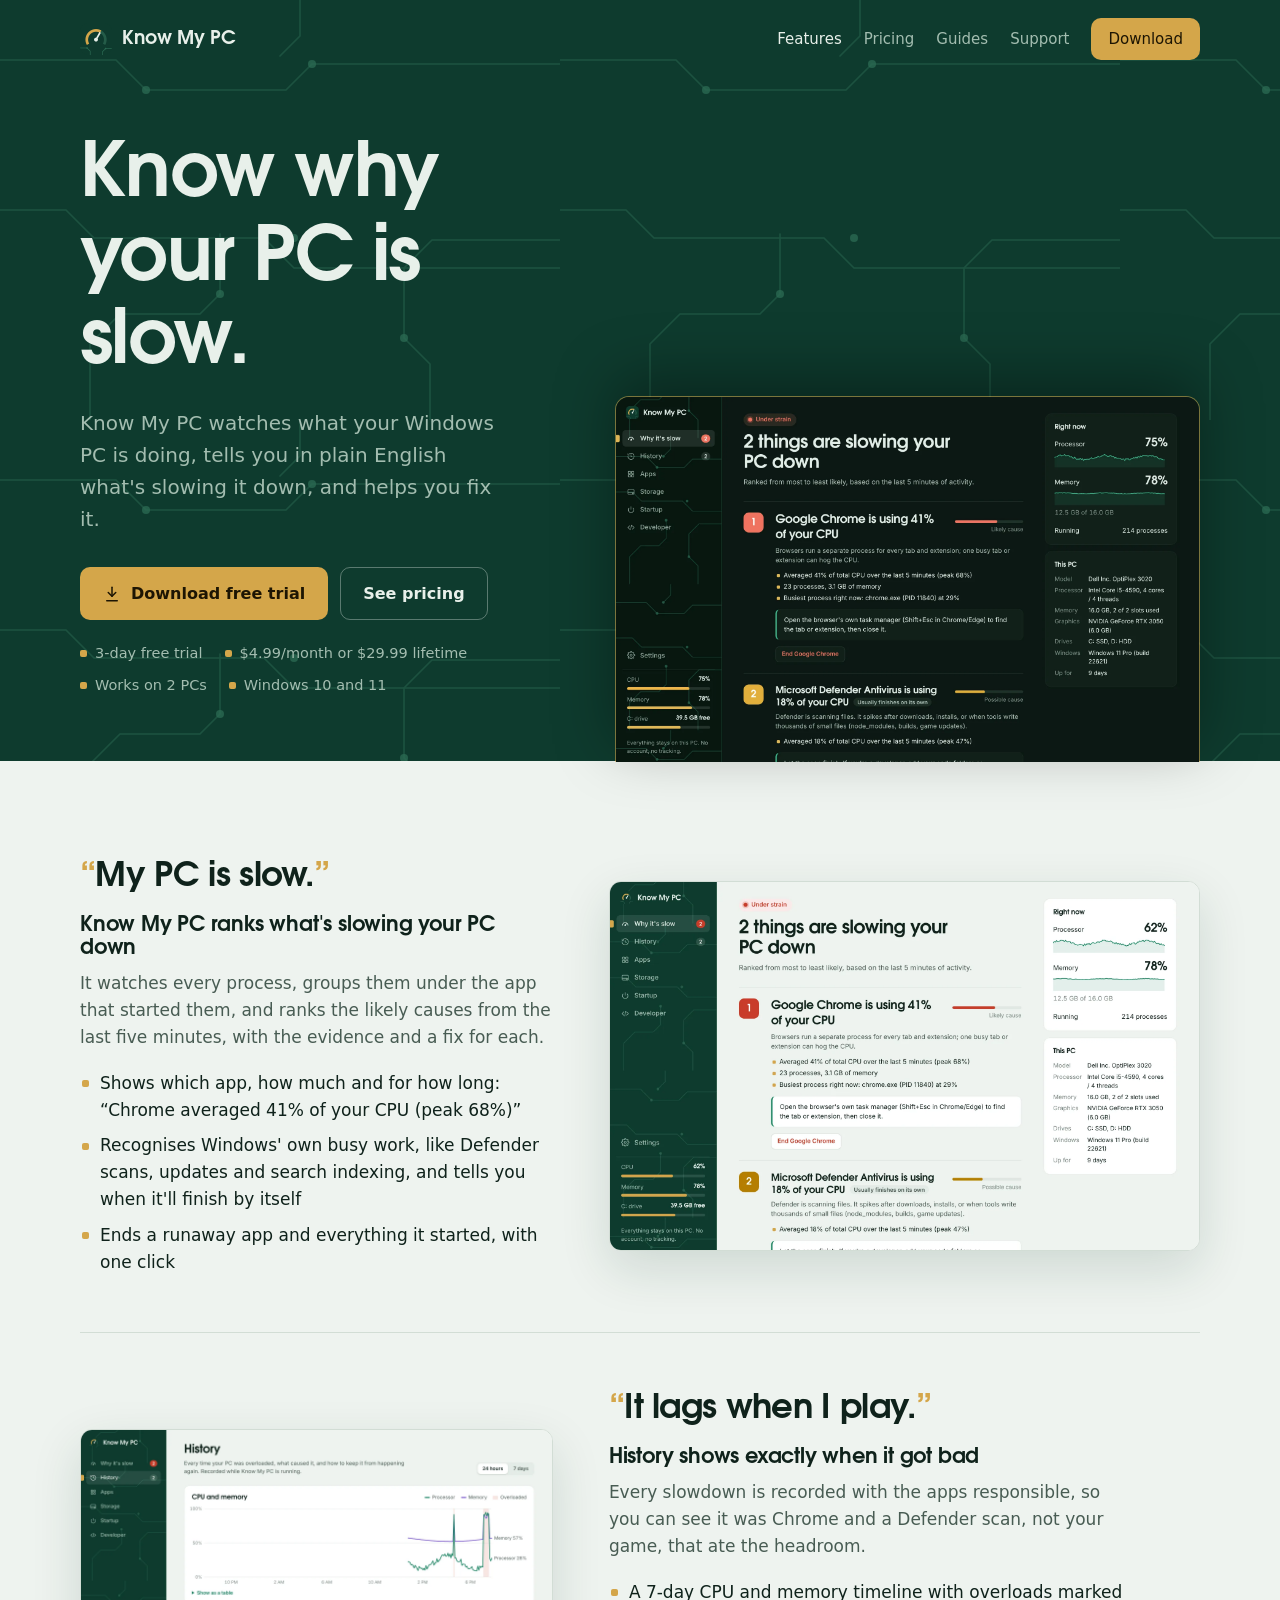
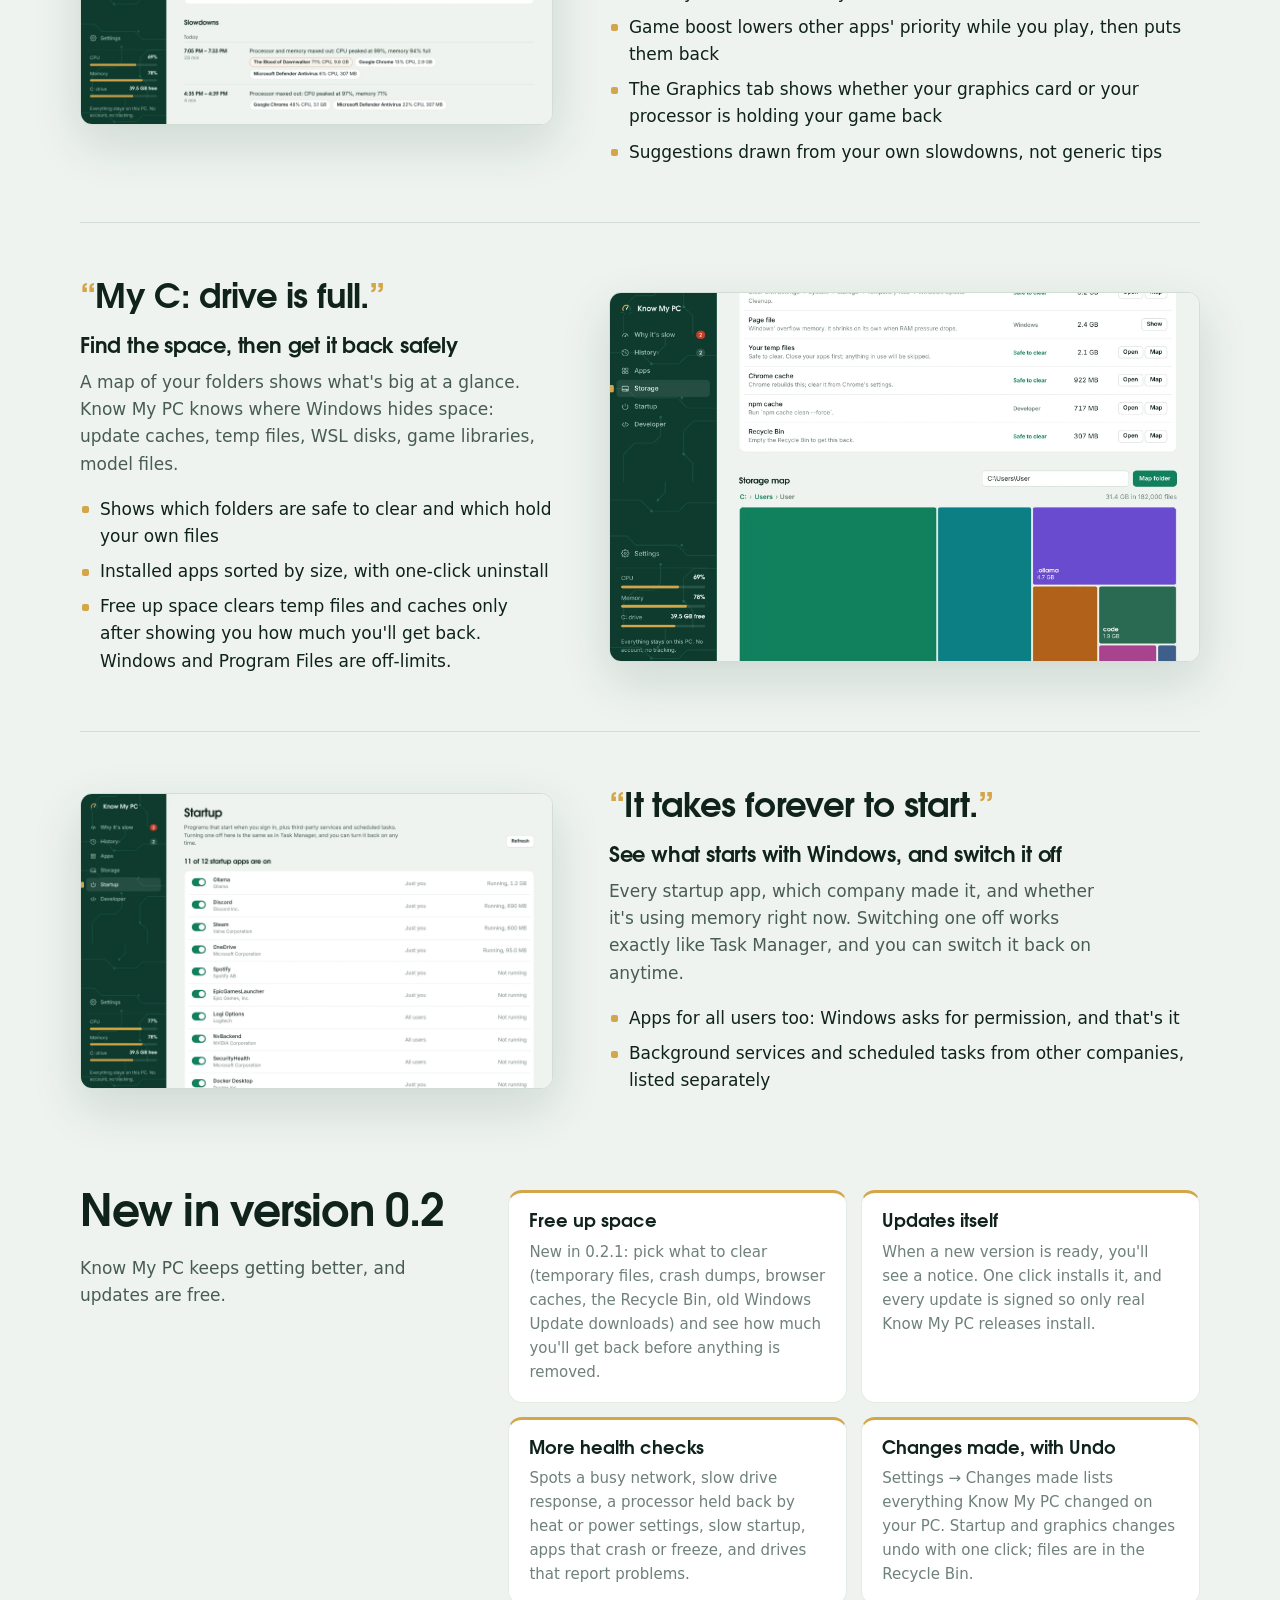
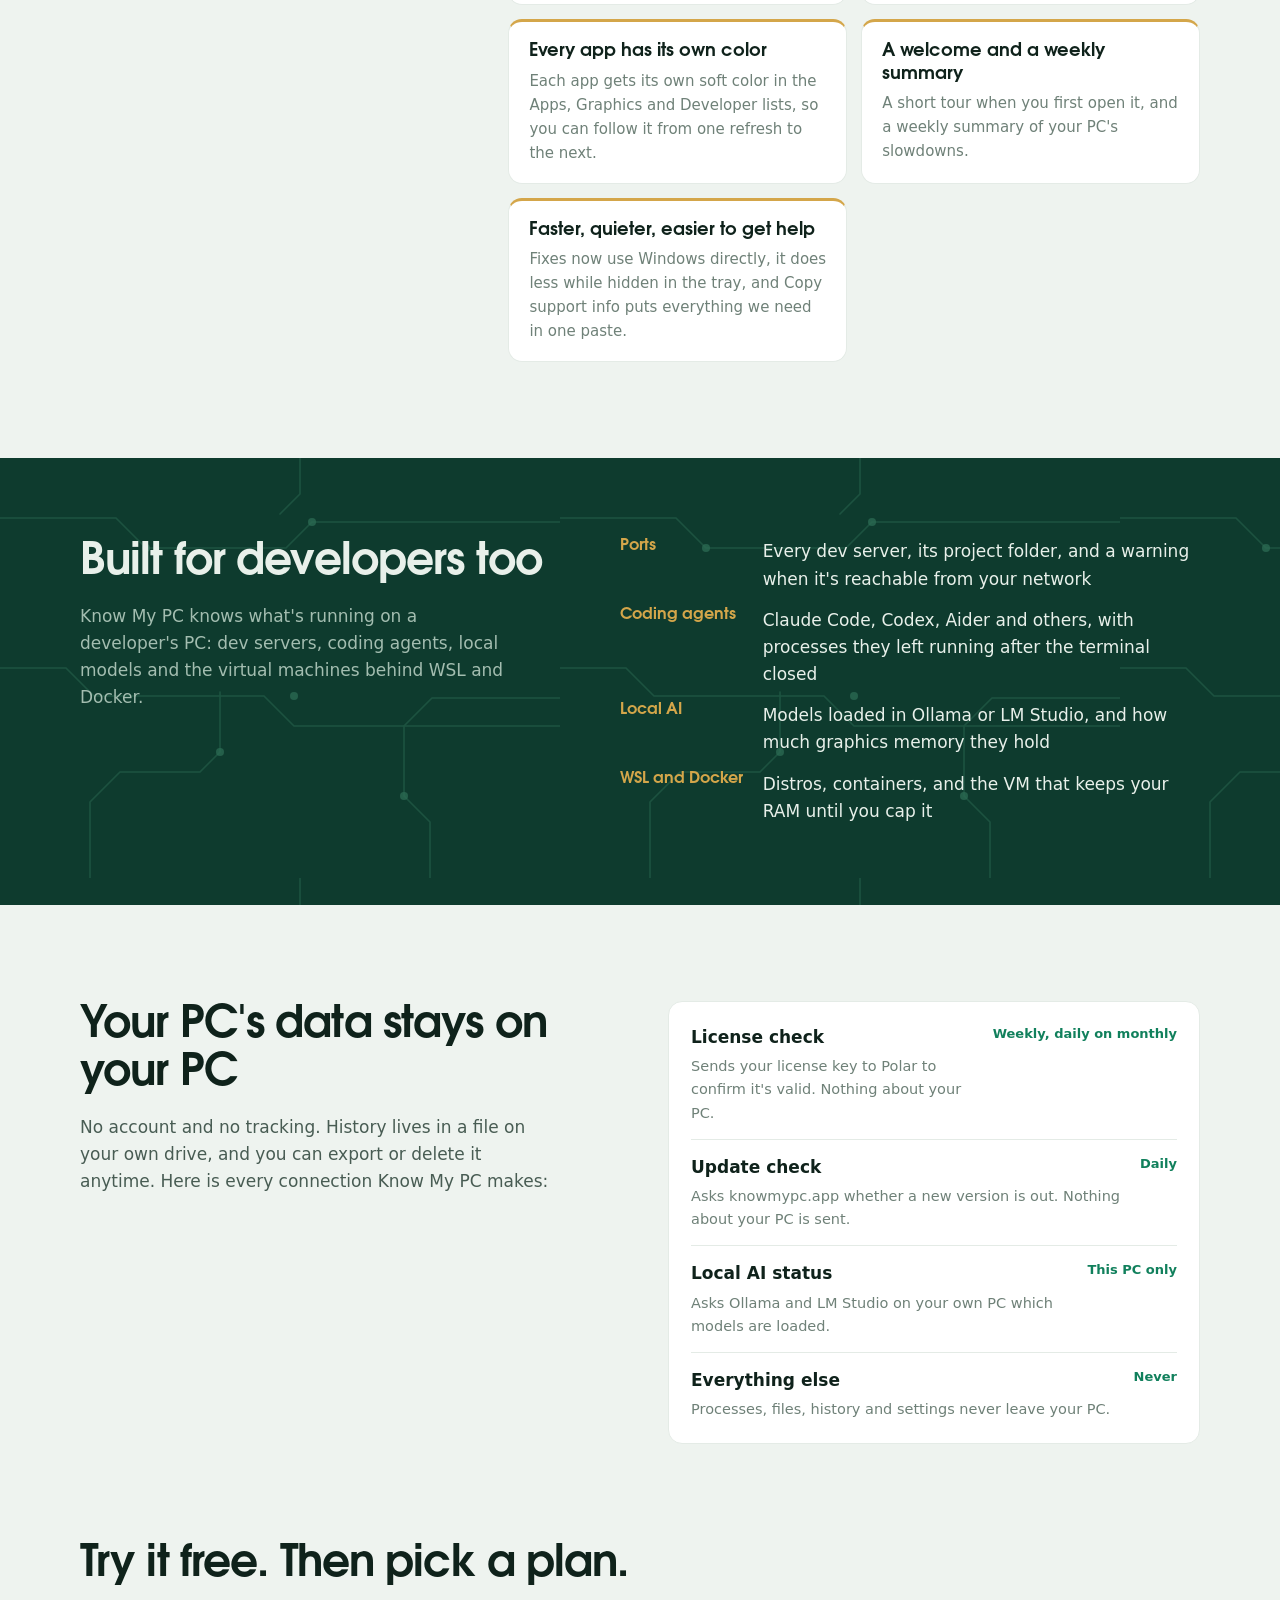
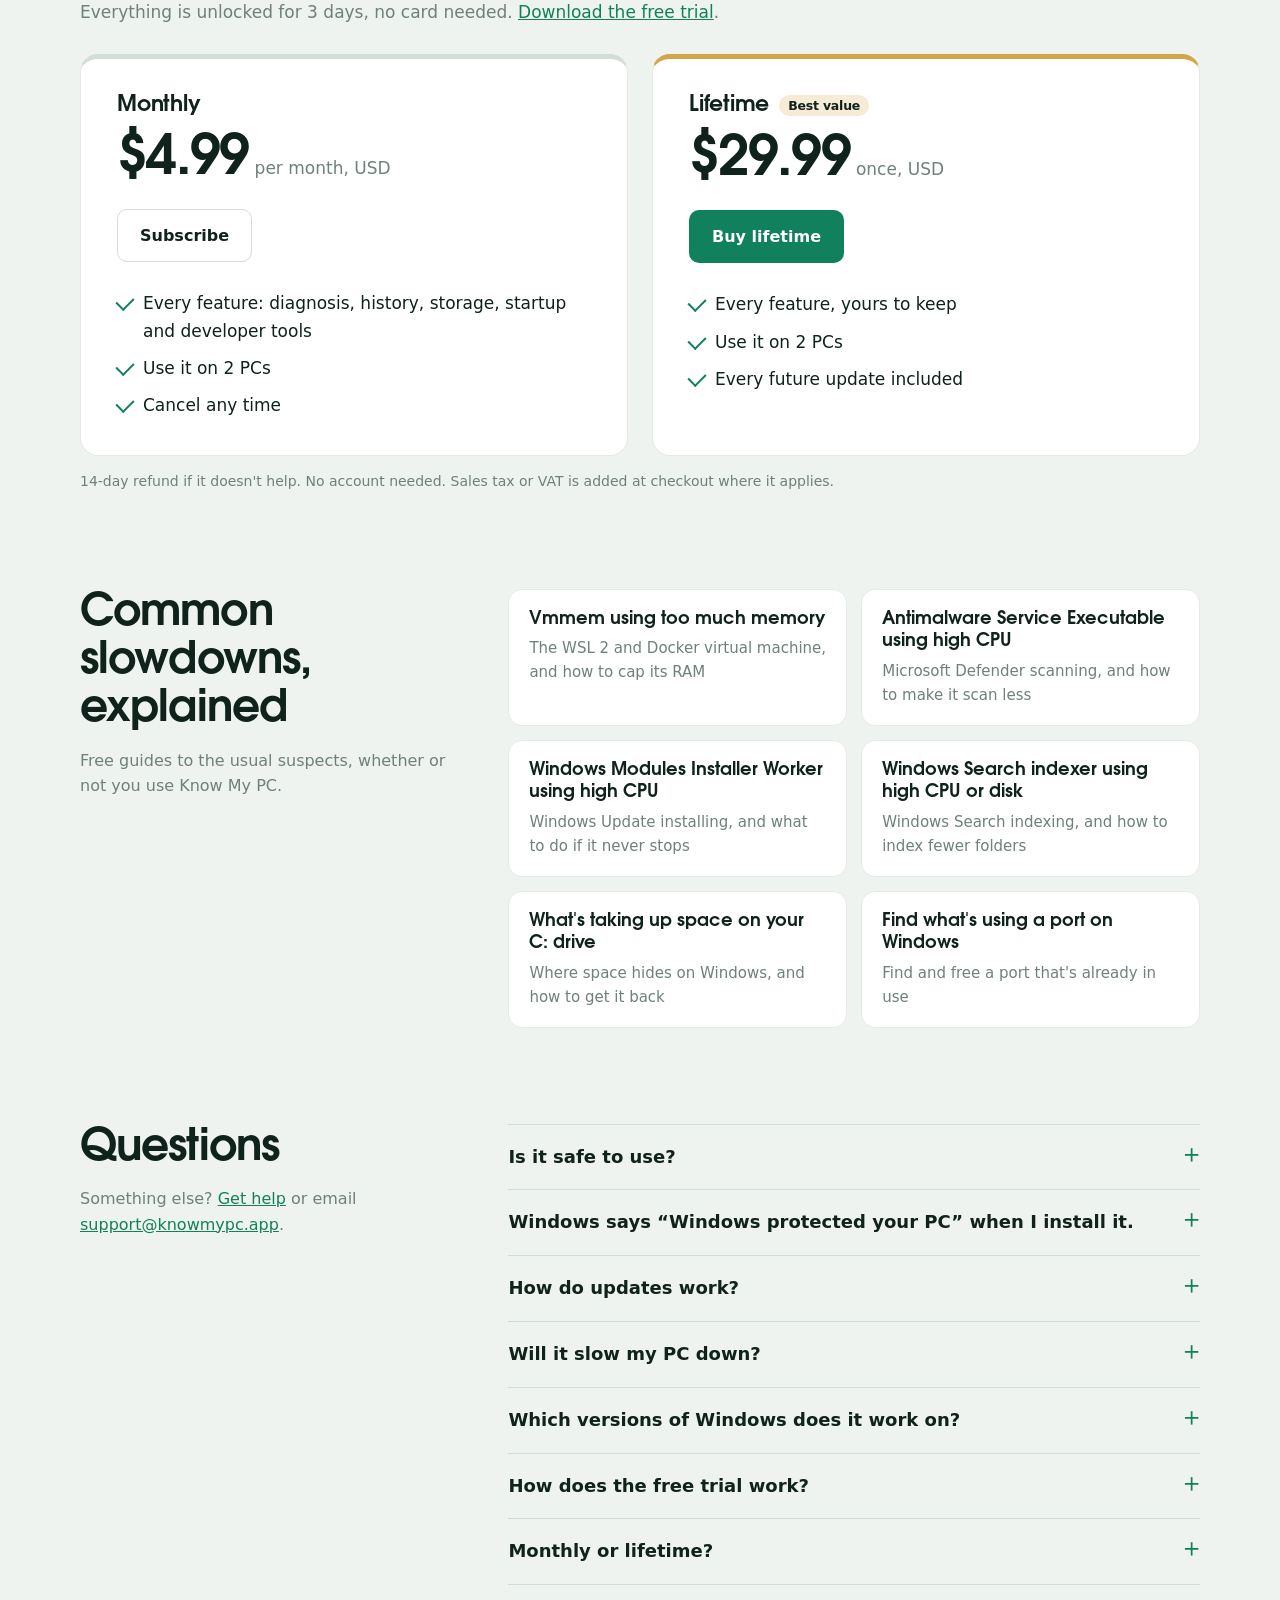
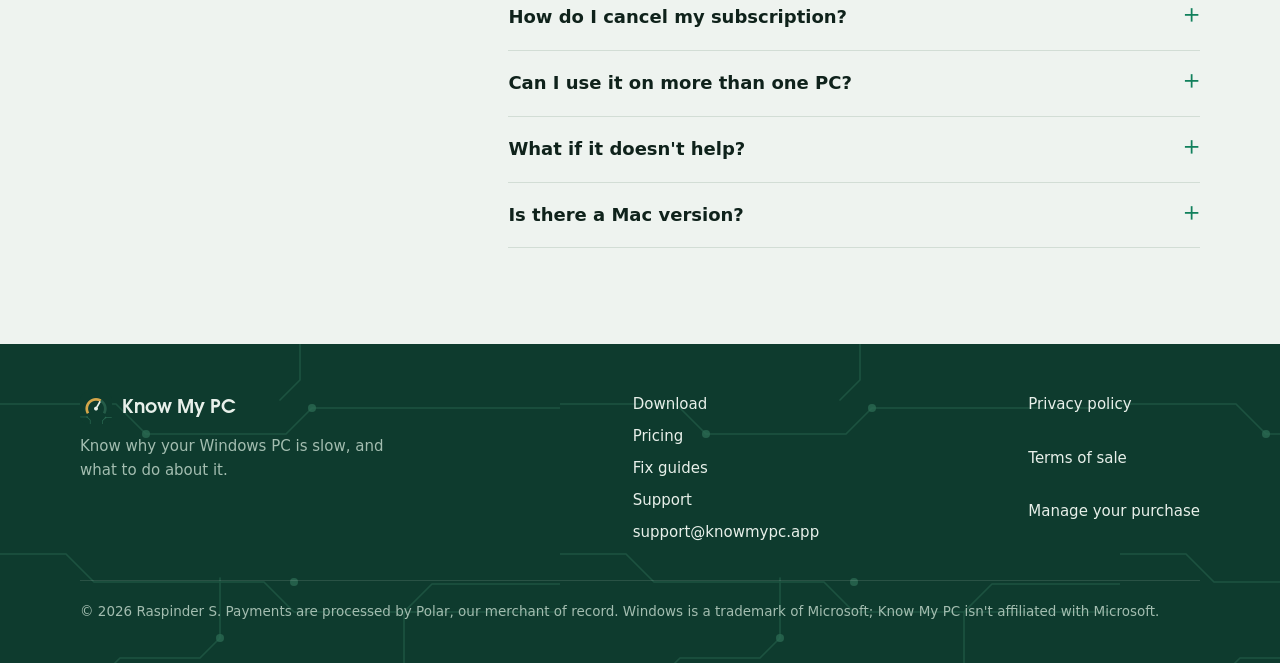
<file: index.html>
<!doctype html>
<html lang="en">
<head>
<meta charset="utf-8">
<meta name="viewport" content="width=device-width, initial-scale=1">
<title>Know My PC: find out why your Windows PC is slow</title>
<meta name="description" content="See what's slowing your Windows PC down, ranked with the evidence and a fix for each. Slowdown history, storage, startup apps and Game boost.">
<link rel="canonical" href="https://knowmypc.app/">
<meta property="og:type" content="website">
<meta property="og:site_name" content="Know My PC">
<meta property="og:title" content="Know My PC: find out why your Windows PC is slow">
<meta property="og:description" content="See what's slowing your Windows PC down, ranked with the evidence and a fix for each. Slowdown history, storage, startup apps and Game boost.">
<meta property="og:url" content="https://knowmypc.app/">
<meta property="og:image" content="https://knowmypc.app/img/og.png">
<meta property="og:image:alt" content="Know My PC ranking what's slowing a Windows PC down">
<meta name="twitter:card" content="summary_large_image">
<meta name="twitter:title" content="Know My PC: find out why your Windows PC is slow">
<meta name="twitter:description" content="See what's slowing your Windows PC down, ranked with the evidence and a fix for each. Slowdown history, storage, startup apps and Game boost.">
<meta name="twitter:image" content="https://knowmypc.app/img/og.png">
<meta name="twitter:image:alt" content="Know My PC ranking what's slowing a Windows PC down">
<meta name="theme-color" content="#0e3b2e">
<link rel="icon" href="/img/icon.png" type="image/png" sizes="128x128">
<link rel="icon" href="/favicon.png" type="image/png" sizes="32x32">
<link rel="apple-touch-icon" href="/img/apple-touch-icon.png">
<link rel="preload" href="/fonts/adventor-bold.woff" as="font" type="font/woff" crossorigin>
<link rel="stylesheet" href="/site.css">
<script type="application/ld+json">{"@context": "https://schema.org", "@graph": [{"@type": "WebSite", "name": "Know My PC", "alternateName": ["knowmypc.app"], "url": "https://knowmypc.app/"}, {"@type": "SoftwareApplication", "name": "Know My PC", "operatingSystem": "Windows 10, Windows 11", "applicationCategory": "UtilitiesApplication", "description": "Finds out why your Windows PC is slow and how to fix it: ranked causes, slowdown history, storage, startup apps and developer tools.", "image": "https://knowmypc.app/img/overview.webp", "url": "https://knowmypc.app/", "downloadUrl": "https://knowmypc.app/download/KnowMyPC-Setup.exe", "offers": [{"@type": "Offer", "name": "Lifetime", "price": "29.99", "priceCurrency": "USD", "url": "https://buy.polar.sh/polar_cl_Z5MfJ5nniF9V287WZVeucoI9FtJk9AQQvbdxF32x2Yl"}, {"@type": "Offer", "name": "Monthly", "price": "4.99", "priceCurrency": "USD", "url": "https://buy.polar.sh/polar_cl_8TKEXFN8KTOFvpyXeHl1g46GeSqns3z01ZvWP1AOa8a", "priceSpecification": {"@type": "UnitPriceSpecification", "price": "4.99", "priceCurrency": "USD", "billingDuration": "P1M"}}]}, {"@type": "FAQPage", "mainEntity": [{"@type": "Question", "name": "Is it safe to use?", "acceptedAnswer": {"@type": "Answer", "text": "Know My PC never ends Windows' own processes, only removes files you choose (files from your own folders go to the Recycle Bin; Free up space clears temp files and caches only after you confirm), and won't touch the Windows or Program Files folders. Startup changes use the same switch Task Manager uses, and Settings \u2192 Changes made lists everything it changed, with Undo."}}, {"@type": "Question", "name": "Windows says \u201cWindows protected your PC\u201d when I install it.", "acceptedAnswer": {"@type": "Answer", "text": "That's SmartScreen, which warns about apps it hasn't seen many downloads of yet. Click More info, then Run anyway. The installer is the same file that's linked from this page."}}, {"@type": "Question", "name": "How do updates work?", "acceptedAnswer": {"@type": "Answer", "text": "Know My PC checks for a new version once a day and shows a notice when one is ready. Nothing installs until you click Update now, and you can turn the checks off in Settings. Updates are included with both plans."}}, {"@type": "Question", "name": "Will it slow my PC down?", "acceptedAnswer": {"@type": "Answer", "text": "It checks every 3 seconds by default, and you can make that 5 or 10 seconds in Settings. Know My PC appears in its own Apps list, so you can always see what it's using."}}, {"@type": "Question", "name": "Which versions of Windows does it work on?", "acceptedAnswer": {"@type": "Answer", "text": "Windows 11 and Windows 10 (64-bit). It uses Microsoft Edge WebView2, which Windows 11 already has; the installer adds it on Windows 10 if needed."}}, {"@type": "Question", "name": "How does the free trial work?", "acceptedAnswer": {"@type": "Answer", "text": "Everything is unlocked for 3 days, no account or card needed. After that, the \"Why it's slow\" screen stays free; History, alerts, Apps, Storage, Startup, Graphics and every fix need a plan. When you buy, paste the license key from your receipt email into Settings \u2192 License."}}, {"@type": "Question", "name": "Monthly or lifetime?", "acceptedAnswer": {"@type": "Answer", "text": "Monthly is $4.99 a month and you can cancel any time; when it ends, everything except \"Why it's slow\" pauses. Lifetime is $29.99 once and yours to keep, with every update. Both work on 2 PCs. If you'd use it for more than six months, lifetime costs less."}}, {"@type": "Question", "name": "How do I cancel my subscription?", "acceptedAnswer": {"@type": "Answer", "text": "Open the <a href=\"https://polar.sh/raspinder-s/portal\">customer portal</a>, enter the email you subscribed with, and cancel. You keep everything until the end of the month you paid for."}}, {"@type": "Question", "name": "Can I use it on more than one PC?", "acceptedAnswer": {"@type": "Answer", "text": "Yes. Each license works on 2 PCs. To move it, open Settings \u2192 License \u2192 Move to another PC, then activate the key on the new one."}}, {"@type": "Question", "name": "What if it doesn't help?", "acceptedAnswer": {"@type": "Answer", "text": "Email us within 14 days of buying lifetime, or of your first monthly payment, and we'll refund you."}}, {"@type": "Question", "name": "Is there a Mac version?", "acceptedAnswer": {"@type": "Answer", "text": "No. Know My PC is built for Windows. On a Mac, iKnowMyMac does a similar job."}}]}]}</script>
</head>
<body>
<a class="skip" href="#main">Skip to content</a>
<div class="board">
  <header class="wrap site-head">
    <a class="logo" href="/"><img src="/img/icon.png" alt="" width="32" height="32">Know My PC</a>
    <nav aria-label="Main"><a href="/#features" aria-current="page">Features</a><a href="/#pricing">Pricing</a><a href="/fix/">Guides</a><a href="/support.html">Support</a><a class="btn primary" href="https://knowmypc.app/download/KnowMyPC-Setup.exe">Download</a></nav>
  </header>

  <div class="wrap hero">
    <div style="padding-bottom:64px">
      <h1>Know why your PC is slow.</h1>
      <p class="sub">Know My PC watches what your Windows PC is doing, tells you in plain English what's slowing it down, and helps you fix it.</p>
      <div class="ctas">
        <a class="btn primary" href="https://knowmypc.app/download/KnowMyPC-Setup.exe"><svg viewBox="0 0 24 24" fill="none" stroke="currentColor" stroke-width="2" stroke-linecap="round" stroke-linejoin="round" aria-hidden="true"><path d="M12 3v12"/><path d="M7 10l5 5 5-5"/><path d="M5 21h14"/></svg>Download free trial</a>
        <a class="btn ghost" href="/#pricing">See pricing</a>
      </div>
      <ul class="facts"><li>3-day free trial</li><li>$4.99/month or $29.99 lifetime</li><li>Works on 2 PCs</li><li>Windows 10 and 11</li></ul>
    </div>
    <div class="hero-shot"><img src="/img/overview-dark.webp" alt="Know My PC ranking two causes of slowness: Google Chrome using 41% of the CPU, and a Defender scan" width="1920" height="1200" fetchpriority="high"></div>
  </div>
</div>

<main id="main">
  <div class="wrap problems" id="features">
    <section class="problem" aria-labelledby="p0">
      <div class="copy">
        <blockquote>My PC is slow.</blockquote>
        <h3 id="p0">Know My PC ranks what's slowing your PC down</h3>
        <p style="margin-top:10px">It watches every process, groups them under the app that started them, and ranks the likely causes from the last five minutes, with the evidence and a fix for each.</p>
        <ul><li>Shows which app, how much and for how long: “Chrome averaged 41% of your CPU (peak 68%)”</li><li>Recognises Windows' own busy work, like Defender scans, updates and search indexing, and tells you when it'll finish by itself</li><li>Ends a runaway app and everything it started, with one click</li></ul>
      </div>
      <div class="shot"><img src="/img/overview.webp" alt="Know My PC showing two things slowing a PC down: Google Chrome using 41% of the CPU with a fix, and a Defender scan that usually finishes on its own" width="1920" height="1200" loading="lazy" decoding="async"></div>
    </section>
    <section class="problem" aria-labelledby="p1">
      <div class="copy">
        <blockquote>It lags when I play.</blockquote>
        <h3 id="p1">History shows exactly when it got bad</h3>
        <p style="margin-top:10px">Every slowdown is recorded with the apps responsible, so you can see it was Chrome and a Defender scan, not your game, that ate the headroom.</p>
        <ul><li>A 7-day CPU and memory timeline with overloads marked</li><li>Game boost lowers other apps' priority while you play, then puts them back</li><li>The Graphics tab shows whether your graphics card or your processor is holding your game back</li><li>Suggestions drawn from your own slowdowns, not generic tips</li></ul>
      </div>
      <div class="shot"><img src="/img/history.webp" alt="Know My PC History screen: a 24-hour CPU and memory chart with two slowdowns, each listing the apps responsible" width="1920" height="1200" loading="lazy" decoding="async"></div>
    </section>
    <section class="problem" aria-labelledby="p2">
      <div class="copy">
        <blockquote>My C: drive is full.</blockquote>
        <h3 id="p2">Find the space, then get it back safely</h3>
        <p style="margin-top:10px">A map of your folders shows what's big at a glance. Know My PC knows where Windows hides space: update caches, temp files, WSL disks, game libraries, model files.</p>
        <ul><li>Shows which folders are safe to clear and which hold your own files</li><li>Installed apps sorted by size, with one-click uninstall</li><li>Free up space clears temp files and caches only after showing you how much you'll get back. Windows and Program Files are off-limits.</li></ul>
      </div>
      <div class="shot"><img src="/img/storage.webp" alt="Know My PC Storage screen: space that is safe to clear, such as temp files and the Chrome cache, above a clickable map of folders" width="1920" height="1200" loading="lazy" decoding="async"></div>
    </section>
    <section class="problem" aria-labelledby="p3">
      <div class="copy">
        <blockquote>It takes forever to start.</blockquote>
        <h3 id="p3">See what starts with Windows, and switch it off</h3>
        <p style="margin-top:10px">Every startup app, which company made it, and whether it's using memory right now. Switching one off works exactly like Task Manager, and you can switch it back on anytime.</p>
        <ul><li>Apps for all users too: Windows asks for permission, and that's it</li><li>Background services and scheduled tasks from other companies, listed separately</li></ul>
      </div>
      <div class="shot"><img src="/img/startup.webp" alt="Know My PC Startup screen: startup apps with on/off switches, who made each one and how much memory it is using" width="1920" height="1200" loading="lazy" decoding="async"></div>
    </section>
  </div>

  <section class="wrap whats-new" id="new" aria-labelledby="new-h">
    <div><h2 id="new-h">New in version 0.2</h2><p>Know My PC keeps getting better, and updates are free.</p></div>
    <ul><li><b>Free up space</b><span>New in 0.2.1: pick what to clear (temporary files, crash dumps, browser caches, the Recycle Bin, old Windows Update downloads) and see how much you'll get back before anything is removed.</span></li><li><b>Updates itself</b><span>When a new version is ready, you'll see a notice. One click installs it, and every update is signed so only real Know My PC releases install.</span></li><li><b>More health checks</b><span>Spots a busy network, slow drive response, a processor held back by heat or power settings, slow startup, apps that crash or freeze, and drives that report problems.</span></li><li><b>Changes made, with Undo</b><span>Settings → Changes made lists everything Know My PC changed on your PC. Startup and graphics changes undo with one click; files are in the Recycle Bin.</span></li><li><b>Every app has its own color</b><span>Each app gets its own soft color in the Apps, Graphics and Developer lists, so you can follow it from one refresh to the next.</span></li><li><b>A welcome and a weekly summary</b><span>A short tour when you first open it, and a weekly summary of your PC's slowdowns.</span></li><li><b>Faster, quieter, easier to get help</b><span>Fixes now use Windows directly, it does less while hidden in the tray, and Copy support info puts everything we need in one paste.</span></li></ul>
  </section>

  <section class="board devs" aria-labelledby="dev-h">
    <div class="wrap grid">
      <div><h2 id="dev-h">Built for developers too</h2>
        <p>Know My PC knows what's running on a developer's PC: dev servers, coding agents, local models and the virtual machines behind WSL and Docker.</p></div>
      <dl>
        <dt>Ports</dt><dd>Every dev server, its project folder, and a warning when it's reachable from your network</dd>
        <dt>Coding agents</dt><dd>Claude Code, Codex, Aider and others, with processes they left running after the terminal closed</dd>
        <dt>Local AI</dt><dd>Models loaded in Ollama or LM Studio, and how much graphics memory they hold</dd>
        <dt>WSL and Docker</dt><dd>Distros, containers, and the VM that keeps your RAM until you cap it</dd>
      </dl>
    </div>
  </section>

  <section class="wrap privacy-sec" aria-labelledby="priv-h">
    <div><h2 id="priv-h">Your PC's data stays on your PC</h2>
      <p>No account and no tracking. History lives in a file on your own drive, and you can export or delete it anytime. Here is every connection Know My PC makes:</p></div>
    <div class="ledger">
      <div><b>License check</b><em>Weekly, daily on monthly</em><span>Sends your license key to Polar to confirm it's valid. Nothing about your PC.</span></div>
      <div><b>Update check</b><em>Daily</em><span>Asks knowmypc.app whether a new version is out. Nothing about your PC is sent.</span></div>
      <div><b>Local AI status</b><em>This PC only</em><span>Asks Ollama and LM Studio on your own PC which models are loaded.</span></div>
      <div><b>Everything else</b><em>Never</em><span>Processes, files, history and settings never leave your PC.</span></div>
    </div>
  </section>

  <section class="wrap pricing" id="pricing" aria-labelledby="price-h">
    <div class="price-head">
      <h2 id="price-h">Try it free. Then pick a plan.</h2>
      <p>Everything is unlocked for 3 days, no card needed. <a href="https://knowmypc.app/download/KnowMyPC-Setup.exe">Download the free trial</a>.</p>
    </div>
    <div class="plans">
      <div class="price-card">
        <div>
          <h3>Monthly</h3>
          <p class="price">$4.99<small>per month, USD</small></p>
          <div class="ctas"><a class="btn outline" href="https://buy.polar.sh/polar_cl_8TKEXFN8KTOFvpyXeHl1g46GeSqns3z01ZvWP1AOa8a">Subscribe</a></div>
        </div>
        <ul>
          <li>Every feature: diagnosis, history, storage, startup and developer tools</li>
          <li>Use it on 2 PCs</li>
          <li>Cancel any time</li>
        </ul>
      </div>
      <div class="price-card best">
        <div>
          <h3>Lifetime <span class="tag">Best value</span></h3>
          <p class="price">$29.99<small>once, USD</small></p>
          <div class="ctas"><a class="btn solid" href="https://buy.polar.sh/polar_cl_Z5MfJ5nniF9V287WZVeucoI9FtJk9AQQvbdxF32x2Yl">Buy lifetime</a></div>
        </div>
        <ul>
          <li>Every feature, yours to keep</li>
          <li>Use it on 2 PCs</li>
          <li>Every future update included</li>
        </ul>
      </div>
    </div>
    <p class="fine plans-note">14-day refund if it doesn't help. No account needed. Sales tax or VAT is added at checkout where it applies.</p>
  </section>

  <section class="wrap home-guides" aria-labelledby="guides-h">
    <div><h2 id="guides-h">Common slowdowns, explained</h2><p class="fine" style="font-size:16px">Free guides to the usual suspects, whether or not you use Know My PC.</p></div>
    <ul class="guide-list"><li><a href="/fix/vmmem-high-memory/"><b>Vmmem using too much memory</b><span>The WSL 2 and Docker virtual machine, and how to cap its RAM</span></a></li><li><a href="/fix/antimalware-service-executable-high-cpu/"><b>Antimalware Service Executable using high CPU</b><span>Microsoft Defender scanning, and how to make it scan less</span></a></li><li><a href="/fix/windows-modules-installer-worker-high-cpu/"><b>Windows Modules Installer Worker using high CPU</b><span>Windows Update installing, and what to do if it never stops</span></a></li><li><a href="/fix/searchindexer-high-cpu/"><b>Windows Search indexer using high CPU or disk</b><span>Windows Search indexing, and how to index fewer folders</span></a></li><li><a href="/fix/c-drive-full/"><b>What's taking up space on your C: drive</b><span>Where space hides on Windows, and how to get it back</span></a></li><li><a href="/fix/port-in-use/"><b>Find what's using a port on Windows</b><span>Find and free a port that's already in use</span></a></li></ul>
  </section>

  <section class="wrap faq" aria-labelledby="faq-h">
    <div><h2 id="faq-h">Questions</h2><p class="fine" style="font-size:16px">Something else? <a href="/support.html">Get help</a> or email <a href="mailto:support@knowmypc.app">support@knowmypc.app</a>.</p></div>
    <div><details><summary><h3>Is it safe to use?</h3></summary><p>Know My PC never ends Windows' own processes, only removes files you choose (files from your own folders go to the Recycle Bin; Free up space clears temp files and caches only after you confirm), and won't touch the Windows or Program Files folders. Startup changes use the same switch Task Manager uses, and Settings → Changes made lists everything it changed, with Undo.</p></details><details><summary><h3>Windows says “Windows protected your PC” when I install it.</h3></summary><p>That's SmartScreen, which warns about apps it hasn't seen many downloads of yet. Click <b>More info</b>, then <b>Run anyway</b>. The installer is the same file that's linked from this page.</p></details><details><summary><h3>How do updates work?</h3></summary><p>Know My PC checks for a new version once a day and shows a notice when one is ready. Nothing installs until you click <b>Update now</b>, and you can turn the checks off in Settings. Updates are included with both plans.</p></details><details><summary><h3>Will it slow my PC down?</h3></summary><p>It checks every 3 seconds by default, and you can make that 5 or 10 seconds in Settings. Know My PC appears in its own Apps list, so you can always see what it's using.</p></details><details><summary><h3>Which versions of Windows does it work on?</h3></summary><p>Windows 11 and Windows 10 (64-bit). It uses Microsoft Edge WebView2, which Windows 11 already has; the installer adds it on Windows 10 if needed.</p></details><details><summary><h3>How does the free trial work?</h3></summary><p>Everything is unlocked for 3 days, no account or card needed. After that, the "Why it's slow" screen stays free; History, alerts, Apps, Storage, Startup, Graphics and every fix need a plan. When you buy, paste the license key from your receipt email into Settings → License.</p></details><details><summary><h3>Monthly or lifetime?</h3></summary><p>Monthly is $4.99 a month and you can cancel any time; when it ends, everything except "Why it's slow" pauses. Lifetime is $29.99 once and yours to keep, with every update. Both work on 2 PCs. If you'd use it for more than six months, lifetime costs less.</p></details><details><summary><h3>How do I cancel my subscription?</h3></summary><p>Open the <a href="https://polar.sh/raspinder-s/portal">customer portal</a>, enter the email you subscribed with, and cancel. You keep everything until the end of the month you paid for.</p></details><details><summary><h3>Can I use it on more than one PC?</h3></summary><p>Yes. Each license works on 2 PCs. To move it, open Settings → License → Move to another PC, then activate the key on the new one.</p></details><details><summary><h3>What if it doesn't help?</h3></summary><p>Email us within 14 days of buying lifetime, or of your first monthly payment, and we'll refund you.</p></details><details><summary><h3>Is there a Mac version?</h3></summary><p>No. Know My PC is built for Windows. On a Mac, iKnowMyMac does a similar job.</p></details></div>
  </section>
</main>

<footer class="board site-foot">
  <div class="wrap">
    <div class="cols">
      <div><a class="logo" href="/"><img src="/img/icon.png" alt="" width="32" height="32">Know My PC</a>
        <p>Know why your Windows PC is slow, and what to do about it.</p></div>
      <nav aria-label="Footer"><a href="https://knowmypc.app/download/KnowMyPC-Setup.exe">Download</a><a href="/#pricing">Pricing</a><a href="/fix/">Fix guides</a><a href="/support.html">Support</a><a href="mailto:support@knowmypc.app">support@knowmypc.app</a></nav>
      <nav aria-label="Legal"><a href="/privacy.html">Privacy policy</a><a href="/terms.html">Terms of sale</a><a href="https://polar.sh/raspinder-s/portal">Manage your purchase</a></nav>
    </div>
    <p class="legal">© 2026 Raspinder S. Payments are processed by Polar, our merchant of record. Windows is a trademark of Microsoft; Know My PC isn't affiliated with Microsoft.</p>
  </div>
</footer>
</body>
</html>
</file>
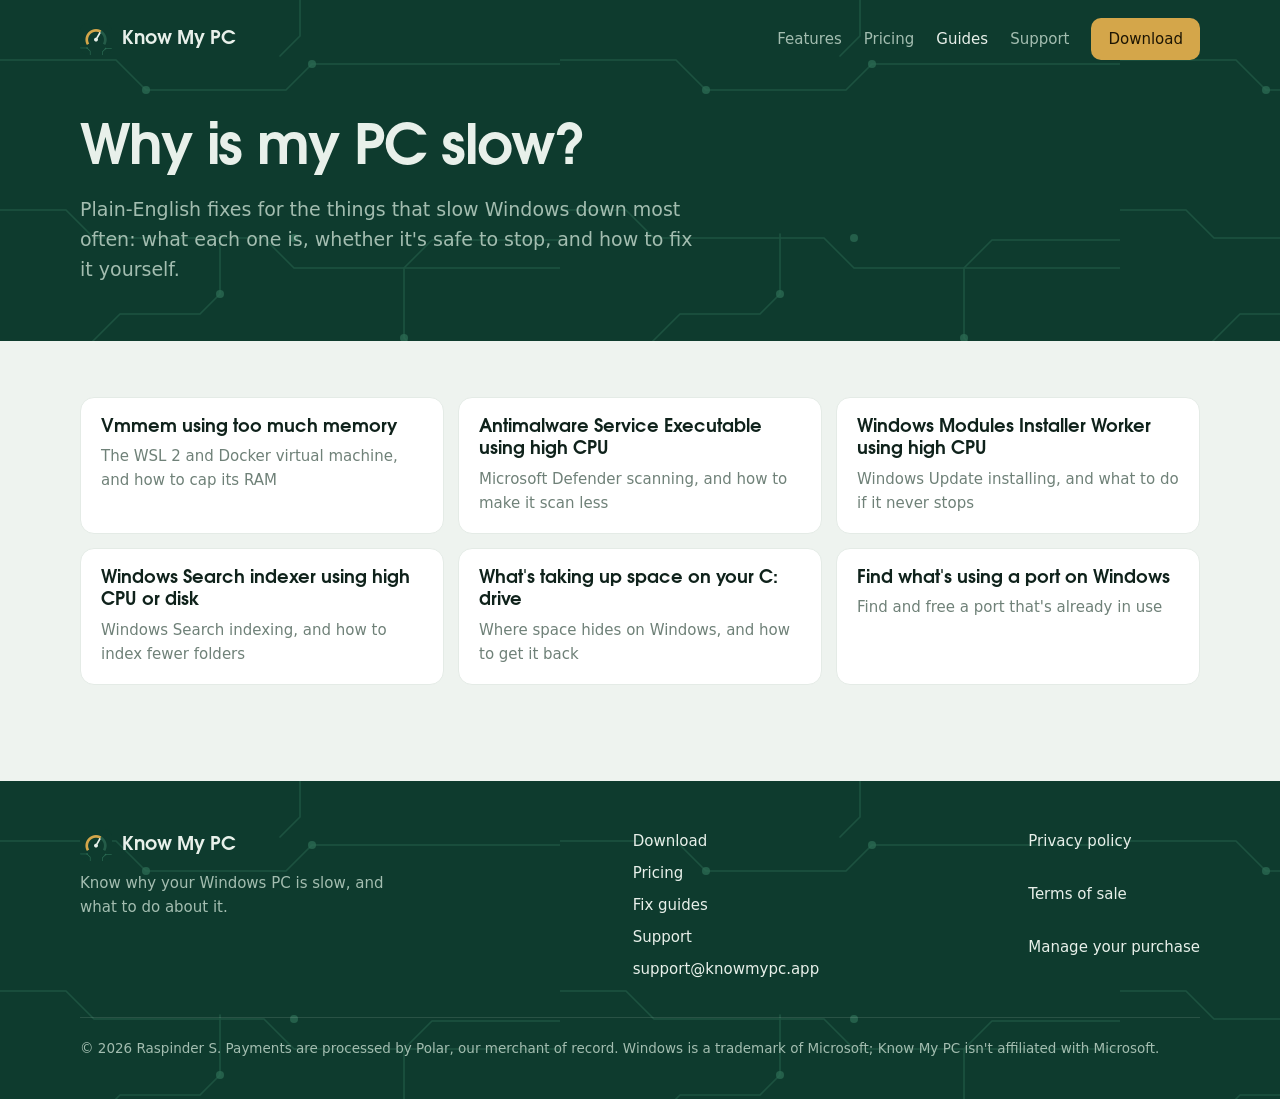
<file: fix/index.html>
<!doctype html>
<html lang="en">
<head>
<meta charset="utf-8">
<meta name="viewport" content="width=device-width, initial-scale=1">
<title>Why Is My PC Slow? Fixes for Common Windows Slowdowns</title>
<meta name="description" content="Plain-English fixes for common Windows slowdowns: Vmmem, Antimalware Service Executable, Windows Update, search indexing, a full C: drive and busy ports.">
<link rel="canonical" href="https://knowmypc.app/fix/">
<meta property="og:type" content="website">
<meta property="og:site_name" content="Know My PC">
<meta property="og:title" content="Why Is My PC Slow? Fixes for Common Windows Slowdowns">
<meta property="og:description" content="Plain-English fixes for common Windows slowdowns: Vmmem, Antimalware Service Executable, Windows Update, search indexing, a full C: drive and busy ports.">
<meta property="og:url" content="https://knowmypc.app/fix/">
<meta property="og:image" content="https://knowmypc.app/img/og.png">
<meta property="og:image:alt" content="Know My PC ranking what's slowing a Windows PC down">
<meta name="twitter:card" content="summary_large_image">
<meta name="twitter:title" content="Why Is My PC Slow? Fixes for Common Windows Slowdowns">
<meta name="twitter:description" content="Plain-English fixes for common Windows slowdowns: Vmmem, Antimalware Service Executable, Windows Update, search indexing, a full C: drive and busy ports.">
<meta name="twitter:image" content="https://knowmypc.app/img/og.png">
<meta name="twitter:image:alt" content="Know My PC ranking what's slowing a Windows PC down">
<meta name="theme-color" content="#0e3b2e">
<link rel="icon" href="/img/icon.png" type="image/png" sizes="128x128">
<link rel="icon" href="/favicon.png" type="image/png" sizes="32x32">
<link rel="apple-touch-icon" href="/img/apple-touch-icon.png">
<link rel="preload" href="/fonts/adventor-bold.woff" as="font" type="font/woff" crossorigin>
<link rel="stylesheet" href="/site.css">

</head>
<body>
<a class="skip" href="#main">Skip to content</a>
<div class="board">
  <header class="wrap site-head">
    <a class="logo" href="/"><img src="/img/icon.png" alt="" width="32" height="32">Know My PC</a>
    <nav aria-label="Main"><a href="/#features">Features</a><a href="/#pricing">Pricing</a><a href="/fix/" aria-current="page">Guides</a><a href="/support.html">Support</a><a class="btn primary" href="https://knowmypc.app/download/KnowMyPC-Setup.exe">Download</a></nav>
  </header>

  <div class="wrap page-hero"><h1>Why is my PC slow?</h1><p>Plain-English fixes for the things that slow Windows down most often: what each one is, whether it's safe to stop, and how to fix it yourself.</p></div>
</div>
<main id="main" class="wrap guides-page">
  <ul class="guide-list"><li><a href="/fix/vmmem-high-memory/"><b>Vmmem using too much memory</b><span>The WSL 2 and Docker virtual machine, and how to cap its RAM</span></a></li><li><a href="/fix/antimalware-service-executable-high-cpu/"><b>Antimalware Service Executable using high CPU</b><span>Microsoft Defender scanning, and how to make it scan less</span></a></li><li><a href="/fix/windows-modules-installer-worker-high-cpu/"><b>Windows Modules Installer Worker using high CPU</b><span>Windows Update installing, and what to do if it never stops</span></a></li><li><a href="/fix/searchindexer-high-cpu/"><b>Windows Search indexer using high CPU or disk</b><span>Windows Search indexing, and how to index fewer folders</span></a></li><li><a href="/fix/c-drive-full/"><b>What's taking up space on your C: drive</b><span>Where space hides on Windows, and how to get it back</span></a></li><li><a href="/fix/port-in-use/"><b>Find what's using a port on Windows</b><span>Find and free a port that's already in use</span></a></li></ul>
</main>

<footer class="board site-foot">
  <div class="wrap">
    <div class="cols">
      <div><a class="logo" href="/"><img src="/img/icon.png" alt="" width="32" height="32">Know My PC</a>
        <p>Know why your Windows PC is slow, and what to do about it.</p></div>
      <nav aria-label="Footer"><a href="https://knowmypc.app/download/KnowMyPC-Setup.exe">Download</a><a href="/#pricing">Pricing</a><a href="/fix/">Fix guides</a><a href="/support.html">Support</a><a href="mailto:support@knowmypc.app">support@knowmypc.app</a></nav>
      <nav aria-label="Legal"><a href="/privacy.html">Privacy policy</a><a href="/terms.html">Terms of sale</a><a href="https://polar.sh/raspinder-s/portal">Manage your purchase</a></nav>
    </div>
    <p class="legal">© 2026 Raspinder S. Payments are processed by Polar, our merchant of record. Windows is a trademark of Microsoft; Know My PC isn't affiliated with Microsoft.</p>
  </div>
</footer>
</body>
</html>
</file>
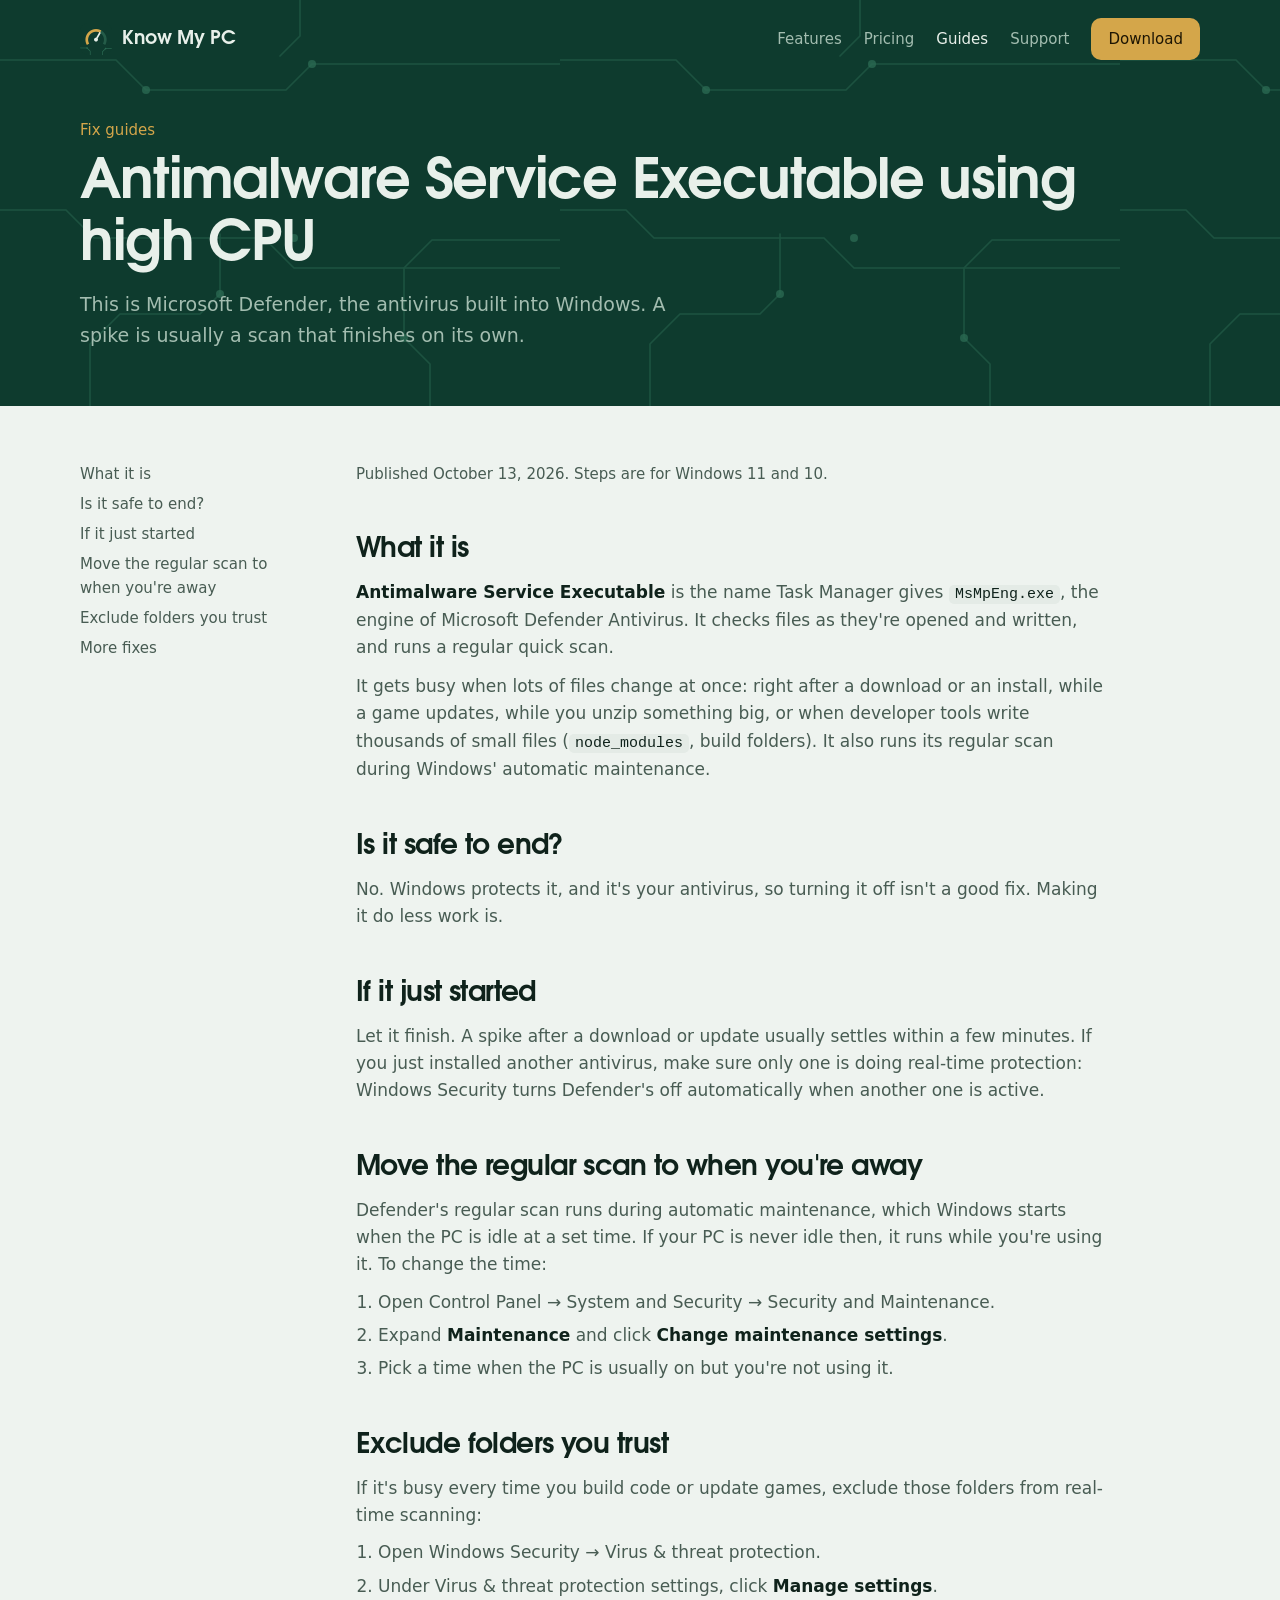
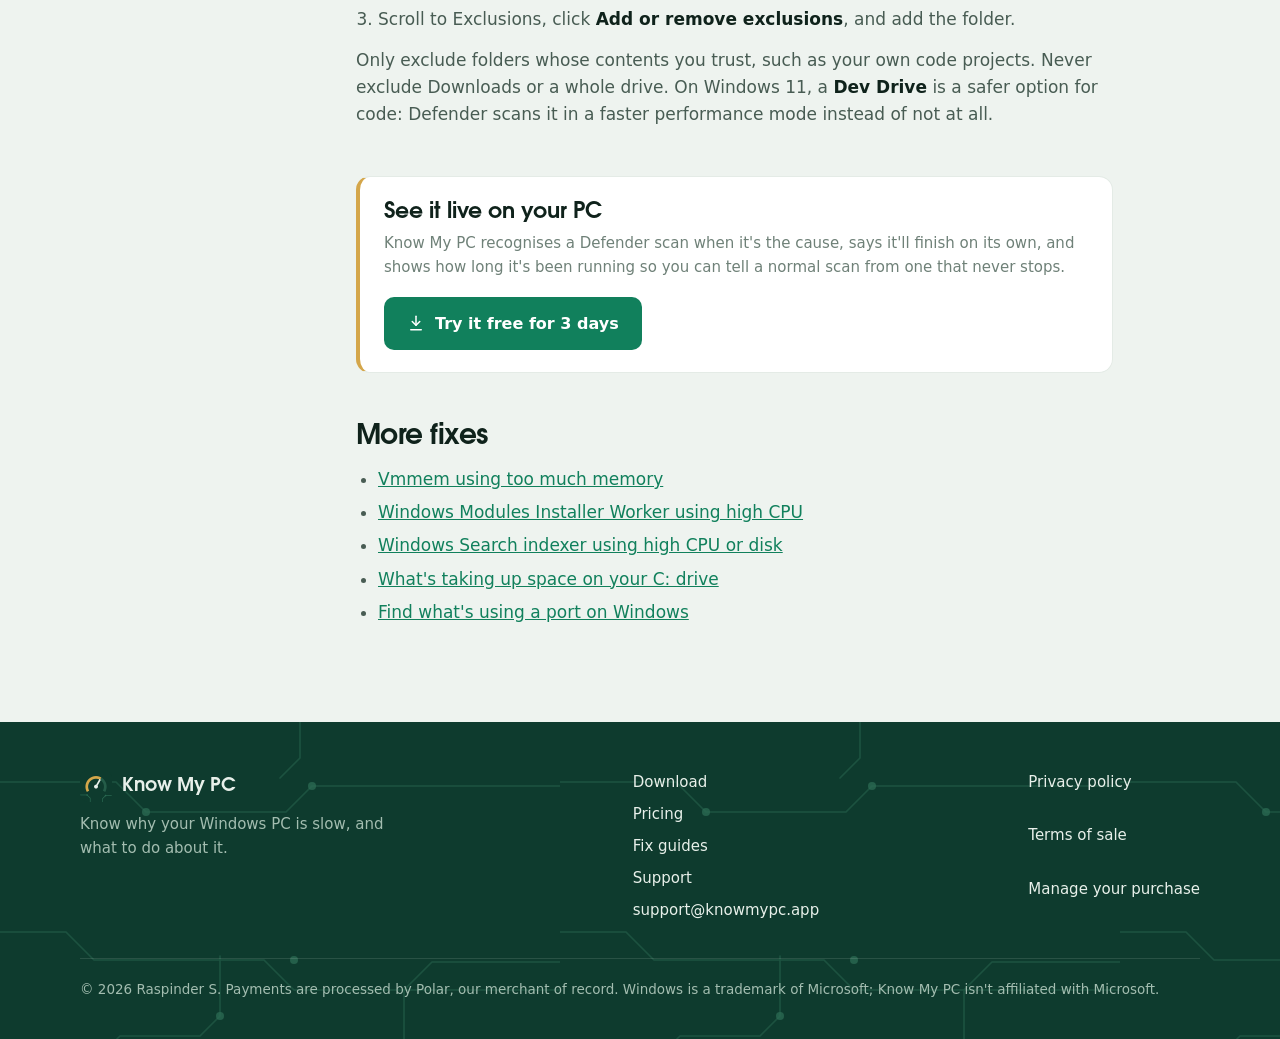
<file: fix/antimalware-service-executable-high-cpu/index.html>
<!doctype html>
<html lang="en">
<head>
<meta charset="utf-8">
<meta name="viewport" content="width=device-width, initial-scale=1">
<title>Antimalware Service Executable High CPU: How to Fix It</title>
<meta name="description" content="Antimalware Service Executable (MsMpEng.exe) is Microsoft Defender scanning files. Why it spikes, when it stops on its own, and how to make it scan less.">
<link rel="canonical" href="https://knowmypc.app/fix/antimalware-service-executable-high-cpu/">
<meta property="og:type" content="article">
<meta property="og:site_name" content="Know My PC">
<meta property="og:title" content="Antimalware Service Executable High CPU: How to Fix It">
<meta property="og:description" content="Antimalware Service Executable (MsMpEng.exe) is Microsoft Defender scanning files. Why it spikes, when it stops on its own, and how to make it scan less.">
<meta property="og:url" content="https://knowmypc.app/fix/antimalware-service-executable-high-cpu/">
<meta property="og:image" content="https://knowmypc.app/img/og.png">
<meta property="og:image:alt" content="Antimalware Service Executable using high CPU">
<meta name="twitter:card" content="summary_large_image">
<meta name="twitter:title" content="Antimalware Service Executable High CPU: How to Fix It">
<meta name="twitter:description" content="Antimalware Service Executable (MsMpEng.exe) is Microsoft Defender scanning files. Why it spikes, when it stops on its own, and how to make it scan less.">
<meta name="twitter:image" content="https://knowmypc.app/img/og.png">
<meta name="twitter:image:alt" content="Antimalware Service Executable using high CPU">
<meta name="theme-color" content="#0e3b2e">
<link rel="icon" href="/img/icon.png" type="image/png" sizes="128x128">
<link rel="icon" href="/favicon.png" type="image/png" sizes="32x32">
<link rel="apple-touch-icon" href="/img/apple-touch-icon.png">
<link rel="preload" href="/fonts/adventor-bold.woff" as="font" type="font/woff" crossorigin>
<link rel="stylesheet" href="/site.css">
<script type="application/ld+json">{"@context": "https://schema.org", "@type": "TechArticle", "headline": "Antimalware Service Executable using high CPU", "description": "Antimalware Service Executable (MsMpEng.exe) is Microsoft Defender scanning files. Why it spikes, when it stops on its own, and how to make it scan less.", "datePublished": "2026-10-13", "dateModified": "2026-10-13", "author": {"@type": "Organization", "name": "Know My PC", "url": "https://knowmypc.app/"}, "mainEntityOfPage": "https://knowmypc.app/fix/antimalware-service-executable-high-cpu/", "image": "https://knowmypc.app/img/og.png"}</script>
</head>
<body>
<a class="skip" href="#main">Skip to content</a>
<div class="board">
  <header class="wrap site-head">
    <a class="logo" href="/"><img src="/img/icon.png" alt="" width="32" height="32">Know My PC</a>
    <nav aria-label="Main"><a href="/#features">Features</a><a href="/#pricing">Pricing</a><a href="/fix/" aria-current="page">Guides</a><a href="/support.html">Support</a><a class="btn primary" href="https://knowmypc.app/download/KnowMyPC-Setup.exe">Download</a></nav>
  </header>

  <div class="wrap page-hero"><p class="crumb"><a href="/fix/">Fix guides</a></p><h1>Antimalware Service Executable using high CPU</h1><p>This is Microsoft Defender, the antivirus built into Windows. A spike is usually a scan that finishes on its own.</p></div>
</div>
<main id="main" class="wrap doc">
  <aside aria-label="On this page"><a href="#what">What it is</a><a href="#safe">Is it safe to end?</a><a href="#wait">If it just started</a><a href="#schedule">Move the regular scan to when you're away</a><a href="#exclude">Exclude folders you trust</a><a href="#related">More fixes</a></aside>
  <article>
<p class="updated">Published October 13, 2026. Steps are for Windows 11 and 10.</p>
<h2 id="what">What it is</h2>
<p><strong>Antimalware Service Executable</strong> is the name Task Manager gives <code>MsMpEng.exe</code>, the engine of Microsoft Defender Antivirus. It checks files as they're opened and written, and runs a regular quick scan.</p>
<p>It gets busy when lots of files change at once: right after a download or an install, while a game updates, while you unzip something big, or when developer tools write thousands of small files (<code>node_modules</code>, build folders). It also runs its regular scan during Windows' automatic maintenance.</p>
<h2 id="safe">Is it safe to end?</h2>
<p>No. Windows protects it, and it's your antivirus, so turning it off isn't a good fix. Making it do less work is.</p>
<h2 id="wait">If it just started</h2>
<p>Let it finish. A spike after a download or update usually settles within a few minutes. If you just installed another antivirus, make sure only one is doing real-time protection: Windows Security turns Defender's off automatically when another one is active.</p>
<h2 id="schedule">Move the regular scan to when you're away</h2>
<p>Defender's regular scan runs during automatic maintenance, which Windows starts when the PC is idle at a set time. If your PC is never idle then, it runs while you're using it. To change the time:</p>
<ol><li>Open Control Panel → System and Security → Security and Maintenance.</li><li>Expand <strong>Maintenance</strong> and click <strong>Change maintenance settings</strong>.</li><li>Pick a time when the PC is usually on but you're not using it.</li></ol>
<h2 id="exclude">Exclude folders you trust</h2>
<p>If it's busy every time you build code or update games, exclude those folders from real-time scanning:</p>
<ol><li>Open Windows Security → Virus &amp; threat protection.</li><li>Under Virus &amp; threat protection settings, click <strong>Manage settings</strong>.</li><li>Scroll to Exclusions, click <strong>Add or remove exclusions</strong>, and add the folder.</li></ol>
<p>Only exclude folders whose contents you trust, such as your own code projects. Never exclude Downloads or a whole drive. On Windows 11, a <strong>Dev Drive</strong> is a safer option for code: Defender scans it in a faster performance mode instead of not at all.</p>

<div class="contact-card" style="margin-top:48px"><div><b>See it live on your PC</b><span>Know My PC recognises a Defender scan when it's the cause, says it'll finish on its own, and shows how long it's been running so you can tell a normal scan from one that never stops.</span></div><a class="btn solid" href="https://knowmypc.app/download/KnowMyPC-Setup.exe"><svg viewBox="0 0 24 24" fill="none" stroke="currentColor" stroke-width="2" stroke-linecap="round" stroke-linejoin="round" aria-hidden="true"><path d="M12 3v12"/><path d="M7 10l5 5 5-5"/><path d="M5 21h14"/></svg>Try it free for 3 days</a></div>

<h2 id="related">More fixes</h2>
<ul><li><a href="/fix/vmmem-high-memory/">Vmmem using too much memory</a></li><li><a href="/fix/windows-modules-installer-worker-high-cpu/">Windows Modules Installer Worker using high CPU</a></li><li><a href="/fix/searchindexer-high-cpu/">Windows Search indexer using high CPU or disk</a></li><li><a href="/fix/c-drive-full/">What's taking up space on your C: drive</a></li><li><a href="/fix/port-in-use/">Find what's using a port on Windows</a></li></ul>
</article>
</main>

<footer class="board site-foot">
  <div class="wrap">
    <div class="cols">
      <div><a class="logo" href="/"><img src="/img/icon.png" alt="" width="32" height="32">Know My PC</a>
        <p>Know why your Windows PC is slow, and what to do about it.</p></div>
      <nav aria-label="Footer"><a href="https://knowmypc.app/download/KnowMyPC-Setup.exe">Download</a><a href="/#pricing">Pricing</a><a href="/fix/">Fix guides</a><a href="/support.html">Support</a><a href="mailto:support@knowmypc.app">support@knowmypc.app</a></nav>
      <nav aria-label="Legal"><a href="/privacy.html">Privacy policy</a><a href="/terms.html">Terms of sale</a><a href="https://polar.sh/raspinder-s/portal">Manage your purchase</a></nav>
    </div>
    <p class="legal">© 2026 Raspinder S. Payments are processed by Polar, our merchant of record. Windows is a trademark of Microsoft; Know My PC isn't affiliated with Microsoft.</p>
  </div>
</footer>
</body>
</html>
</file>
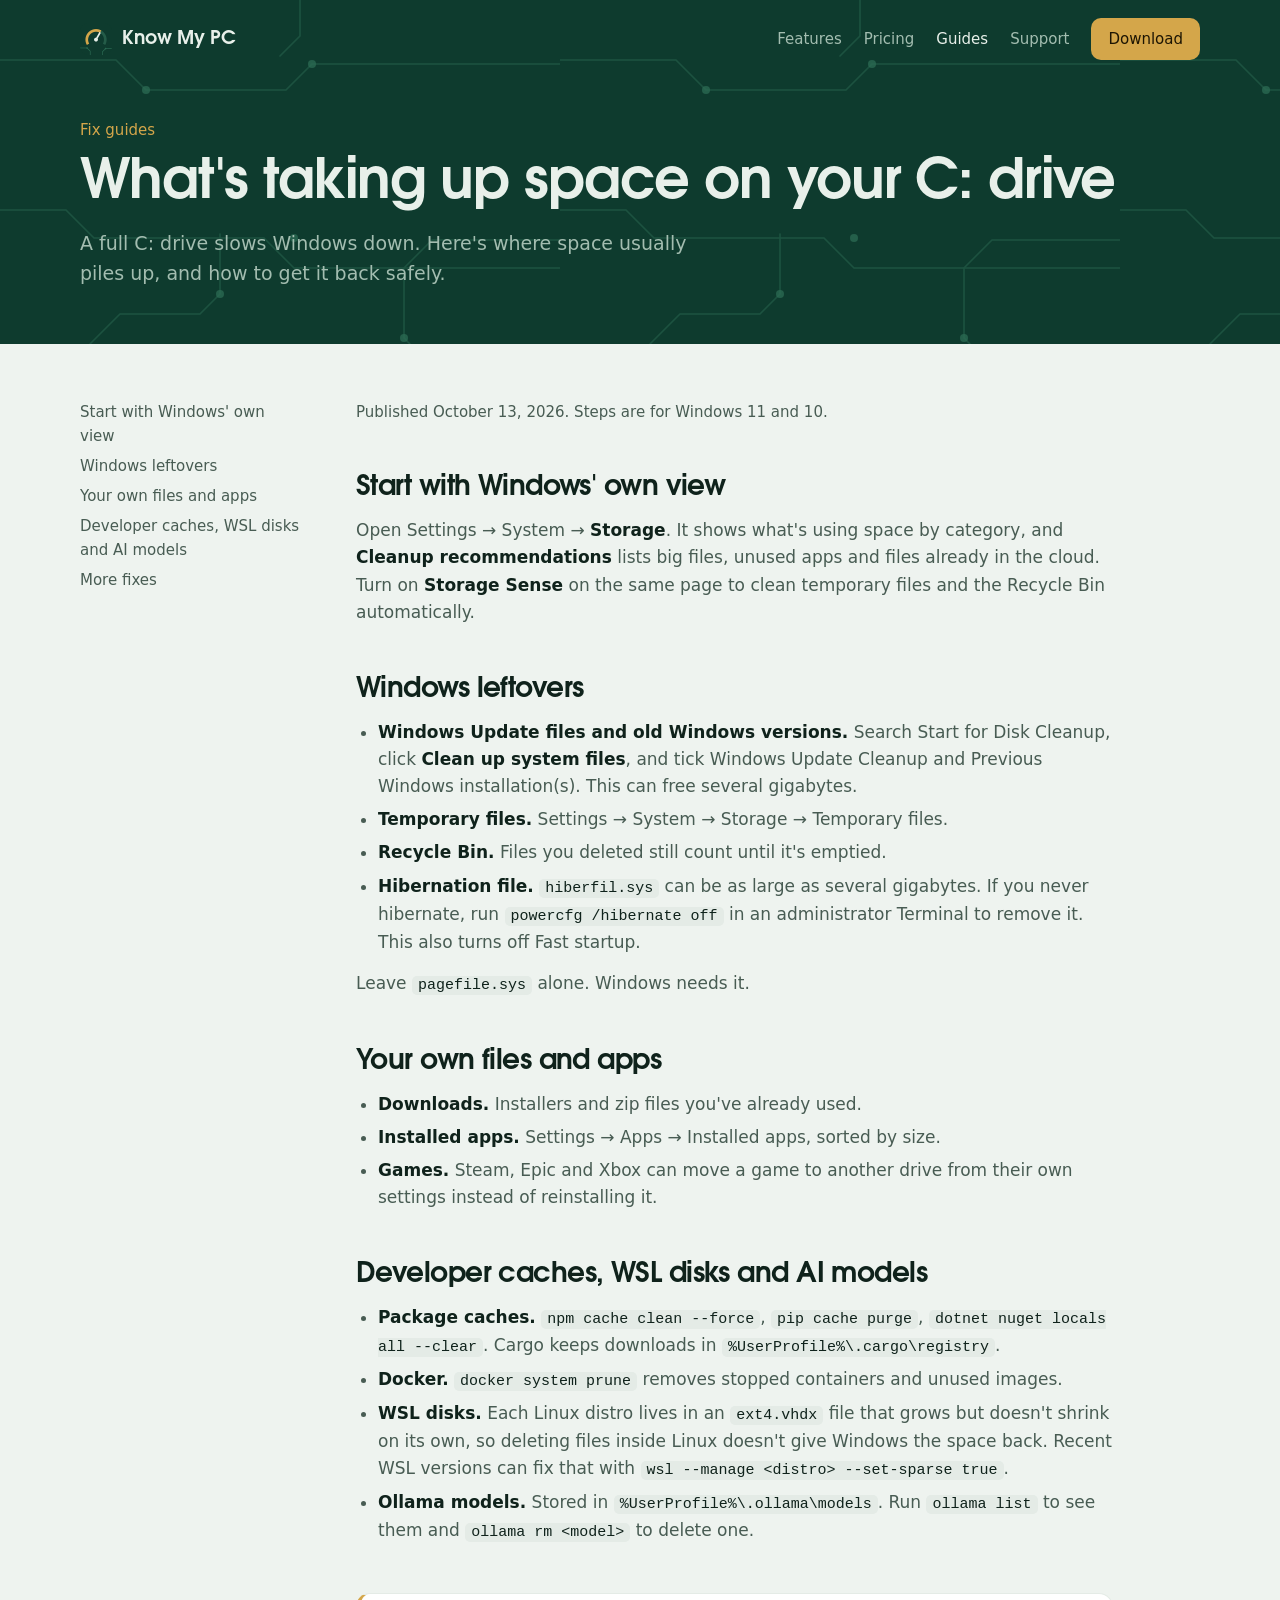
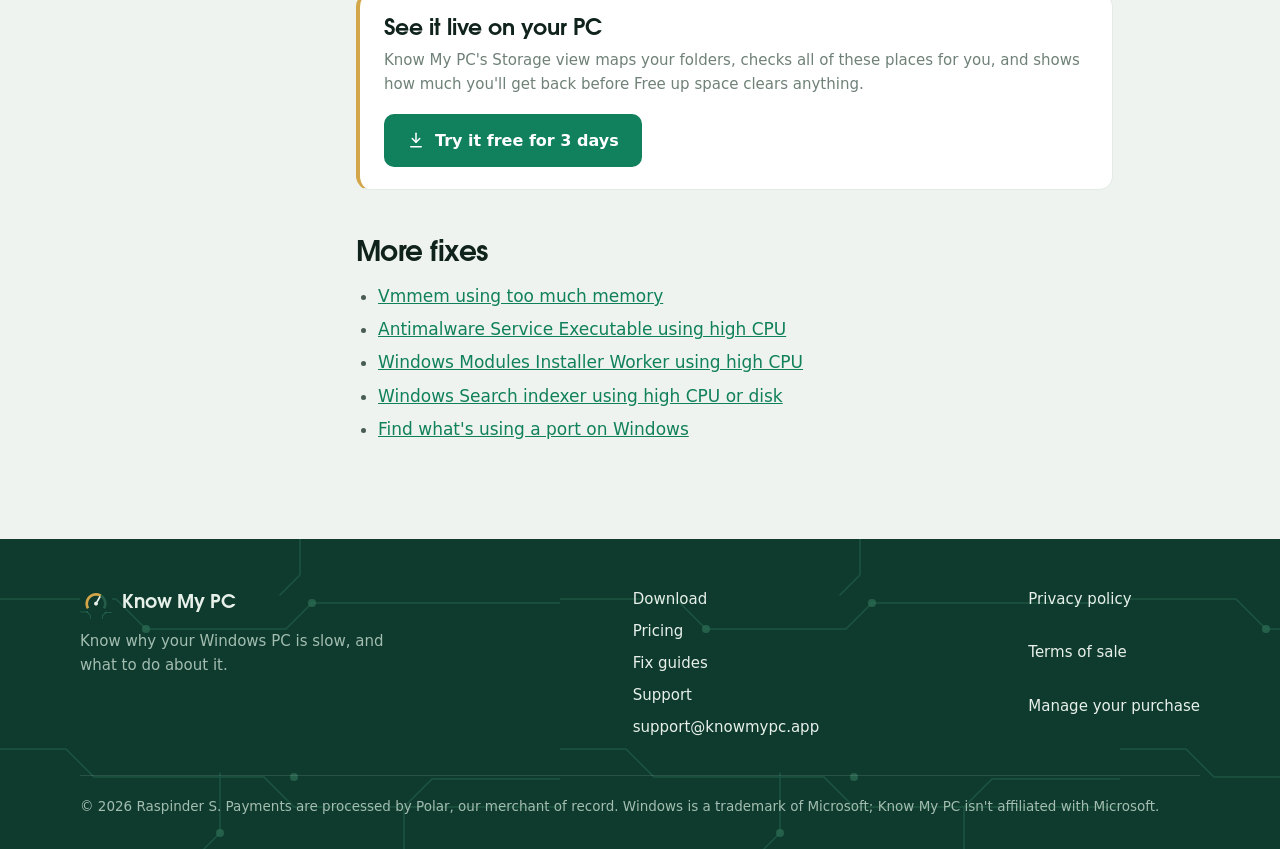
<file: fix/c-drive-full/index.html>
<!doctype html>
<html lang="en">
<head>
<meta charset="utf-8">
<meta name="viewport" content="width=device-width, initial-scale=1">
<title>C: Drive Full? What's Taking Up Space and How to Free It</title>
<meta name="description" content="Where space hides on a full C: drive in Windows 11 and 10: Windows Update leftovers, temp files, hibernation, games, developer caches, WSL disks and AI models.">
<link rel="canonical" href="https://knowmypc.app/fix/c-drive-full/">
<meta property="og:type" content="article">
<meta property="og:site_name" content="Know My PC">
<meta property="og:title" content="C: Drive Full? What's Taking Up Space and How to Free It">
<meta property="og:description" content="Where space hides on a full C: drive in Windows 11 and 10: Windows Update leftovers, temp files, hibernation, games, developer caches, WSL disks and AI models.">
<meta property="og:url" content="https://knowmypc.app/fix/c-drive-full/">
<meta property="og:image" content="https://knowmypc.app/img/og.png">
<meta property="og:image:alt" content="What's taking up space on your C: drive">
<meta name="twitter:card" content="summary_large_image">
<meta name="twitter:title" content="C: Drive Full? What's Taking Up Space and How to Free It">
<meta name="twitter:description" content="Where space hides on a full C: drive in Windows 11 and 10: Windows Update leftovers, temp files, hibernation, games, developer caches, WSL disks and AI models.">
<meta name="twitter:image" content="https://knowmypc.app/img/og.png">
<meta name="twitter:image:alt" content="What's taking up space on your C: drive">
<meta name="theme-color" content="#0e3b2e">
<link rel="icon" href="/img/icon.png" type="image/png" sizes="128x128">
<link rel="icon" href="/favicon.png" type="image/png" sizes="32x32">
<link rel="apple-touch-icon" href="/img/apple-touch-icon.png">
<link rel="preload" href="/fonts/adventor-bold.woff" as="font" type="font/woff" crossorigin>
<link rel="stylesheet" href="/site.css">
<script type="application/ld+json">{"@context": "https://schema.org", "@type": "TechArticle", "headline": "What's taking up space on your C: drive", "description": "Where space hides on a full C: drive in Windows 11 and 10: Windows Update leftovers, temp files, hibernation, games, developer caches, WSL disks and AI models.", "datePublished": "2026-10-13", "dateModified": "2026-10-13", "author": {"@type": "Organization", "name": "Know My PC", "url": "https://knowmypc.app/"}, "mainEntityOfPage": "https://knowmypc.app/fix/c-drive-full/", "image": "https://knowmypc.app/img/og.png"}</script>
</head>
<body>
<a class="skip" href="#main">Skip to content</a>
<div class="board">
  <header class="wrap site-head">
    <a class="logo" href="/"><img src="/img/icon.png" alt="" width="32" height="32">Know My PC</a>
    <nav aria-label="Main"><a href="/#features">Features</a><a href="/#pricing">Pricing</a><a href="/fix/" aria-current="page">Guides</a><a href="/support.html">Support</a><a class="btn primary" href="https://knowmypc.app/download/KnowMyPC-Setup.exe">Download</a></nav>
  </header>

  <div class="wrap page-hero"><p class="crumb"><a href="/fix/">Fix guides</a></p><h1>What's taking up space on your C: drive</h1><p>A full C: drive slows Windows down. Here's where space usually piles up, and how to get it back safely.</p></div>
</div>
<main id="main" class="wrap doc">
  <aside aria-label="On this page"><a href="#start">Start with Windows' own view</a><a href="#windows">Windows leftovers</a><a href="#yours">Your own files and apps</a><a href="#dev">Developer caches, WSL disks and AI models</a><a href="#related">More fixes</a></aside>
  <article>
<p class="updated">Published October 13, 2026. Steps are for Windows 11 and 10.</p>
<h2 id="start">Start with Windows' own view</h2>
<p>Open Settings → System → <strong>Storage</strong>. It shows what's using space by category, and <strong>Cleanup recommendations</strong> lists big files, unused apps and files already in the cloud. Turn on <strong>Storage Sense</strong> on the same page to clean temporary files and the Recycle Bin automatically.</p>
<h2 id="windows">Windows leftovers</h2>
<ul>
<li><strong>Windows Update files and old Windows versions.</strong> Search Start for Disk Cleanup, click <strong>Clean up system files</strong>, and tick Windows Update Cleanup and Previous Windows installation(s). This can free several gigabytes.</li>
<li><strong>Temporary files.</strong> Settings → System → Storage → Temporary files.</li>
<li><strong>Recycle Bin.</strong> Files you deleted still count until it's emptied.</li>
<li><strong>Hibernation file.</strong> <code>hiberfil.sys</code> can be as large as several gigabytes. If you never hibernate, run <code>powercfg /hibernate off</code> in an administrator Terminal to remove it. This also turns off Fast startup.</li>
</ul>
<p>Leave <code>pagefile.sys</code> alone. Windows needs it.</p>
<h2 id="yours">Your own files and apps</h2>
<ul>
<li><strong>Downloads.</strong> Installers and zip files you've already used.</li>
<li><strong>Installed apps.</strong> Settings → Apps → Installed apps, sorted by size.</li>
<li><strong>Games.</strong> Steam, Epic and Xbox can move a game to another drive from their own settings instead of reinstalling it.</li>
</ul>
<h2 id="dev">Developer caches, WSL disks and AI models</h2>
<ul>
<li><strong>Package caches.</strong> <code>npm cache clean --force</code>, <code>pip cache purge</code>, <code>dotnet nuget locals all --clear</code>. Cargo keeps downloads in <code>%UserProfile%\.cargo\registry</code>.</li>
<li><strong>Docker.</strong> <code>docker system prune</code> removes stopped containers and unused images.</li>
<li><strong>WSL disks.</strong> Each Linux distro lives in an <code>ext4.vhdx</code> file that grows but doesn't shrink on its own, so deleting files inside Linux doesn't give Windows the space back. Recent WSL versions can fix that with <code>wsl --manage &lt;distro&gt; --set-sparse true</code>.</li>
<li><strong>Ollama models.</strong> Stored in <code>%UserProfile%\.ollama\models</code>. Run <code>ollama list</code> to see them and <code>ollama rm &lt;model&gt;</code> to delete one.</li>
</ul>

<div class="contact-card" style="margin-top:48px"><div><b>See it live on your PC</b><span>Know My PC's Storage view maps your folders, checks all of these places for you, and shows how much you'll get back before Free up space clears anything.</span></div><a class="btn solid" href="https://knowmypc.app/download/KnowMyPC-Setup.exe"><svg viewBox="0 0 24 24" fill="none" stroke="currentColor" stroke-width="2" stroke-linecap="round" stroke-linejoin="round" aria-hidden="true"><path d="M12 3v12"/><path d="M7 10l5 5 5-5"/><path d="M5 21h14"/></svg>Try it free for 3 days</a></div>

<h2 id="related">More fixes</h2>
<ul><li><a href="/fix/vmmem-high-memory/">Vmmem using too much memory</a></li><li><a href="/fix/antimalware-service-executable-high-cpu/">Antimalware Service Executable using high CPU</a></li><li><a href="/fix/windows-modules-installer-worker-high-cpu/">Windows Modules Installer Worker using high CPU</a></li><li><a href="/fix/searchindexer-high-cpu/">Windows Search indexer using high CPU or disk</a></li><li><a href="/fix/port-in-use/">Find what's using a port on Windows</a></li></ul>
</article>
</main>

<footer class="board site-foot">
  <div class="wrap">
    <div class="cols">
      <div><a class="logo" href="/"><img src="/img/icon.png" alt="" width="32" height="32">Know My PC</a>
        <p>Know why your Windows PC is slow, and what to do about it.</p></div>
      <nav aria-label="Footer"><a href="https://knowmypc.app/download/KnowMyPC-Setup.exe">Download</a><a href="/#pricing">Pricing</a><a href="/fix/">Fix guides</a><a href="/support.html">Support</a><a href="mailto:support@knowmypc.app">support@knowmypc.app</a></nav>
      <nav aria-label="Legal"><a href="/privacy.html">Privacy policy</a><a href="/terms.html">Terms of sale</a><a href="https://polar.sh/raspinder-s/portal">Manage your purchase</a></nav>
    </div>
    <p class="legal">© 2026 Raspinder S. Payments are processed by Polar, our merchant of record. Windows is a trademark of Microsoft; Know My PC isn't affiliated with Microsoft.</p>
  </div>
</footer>
</body>
</html>
</file>
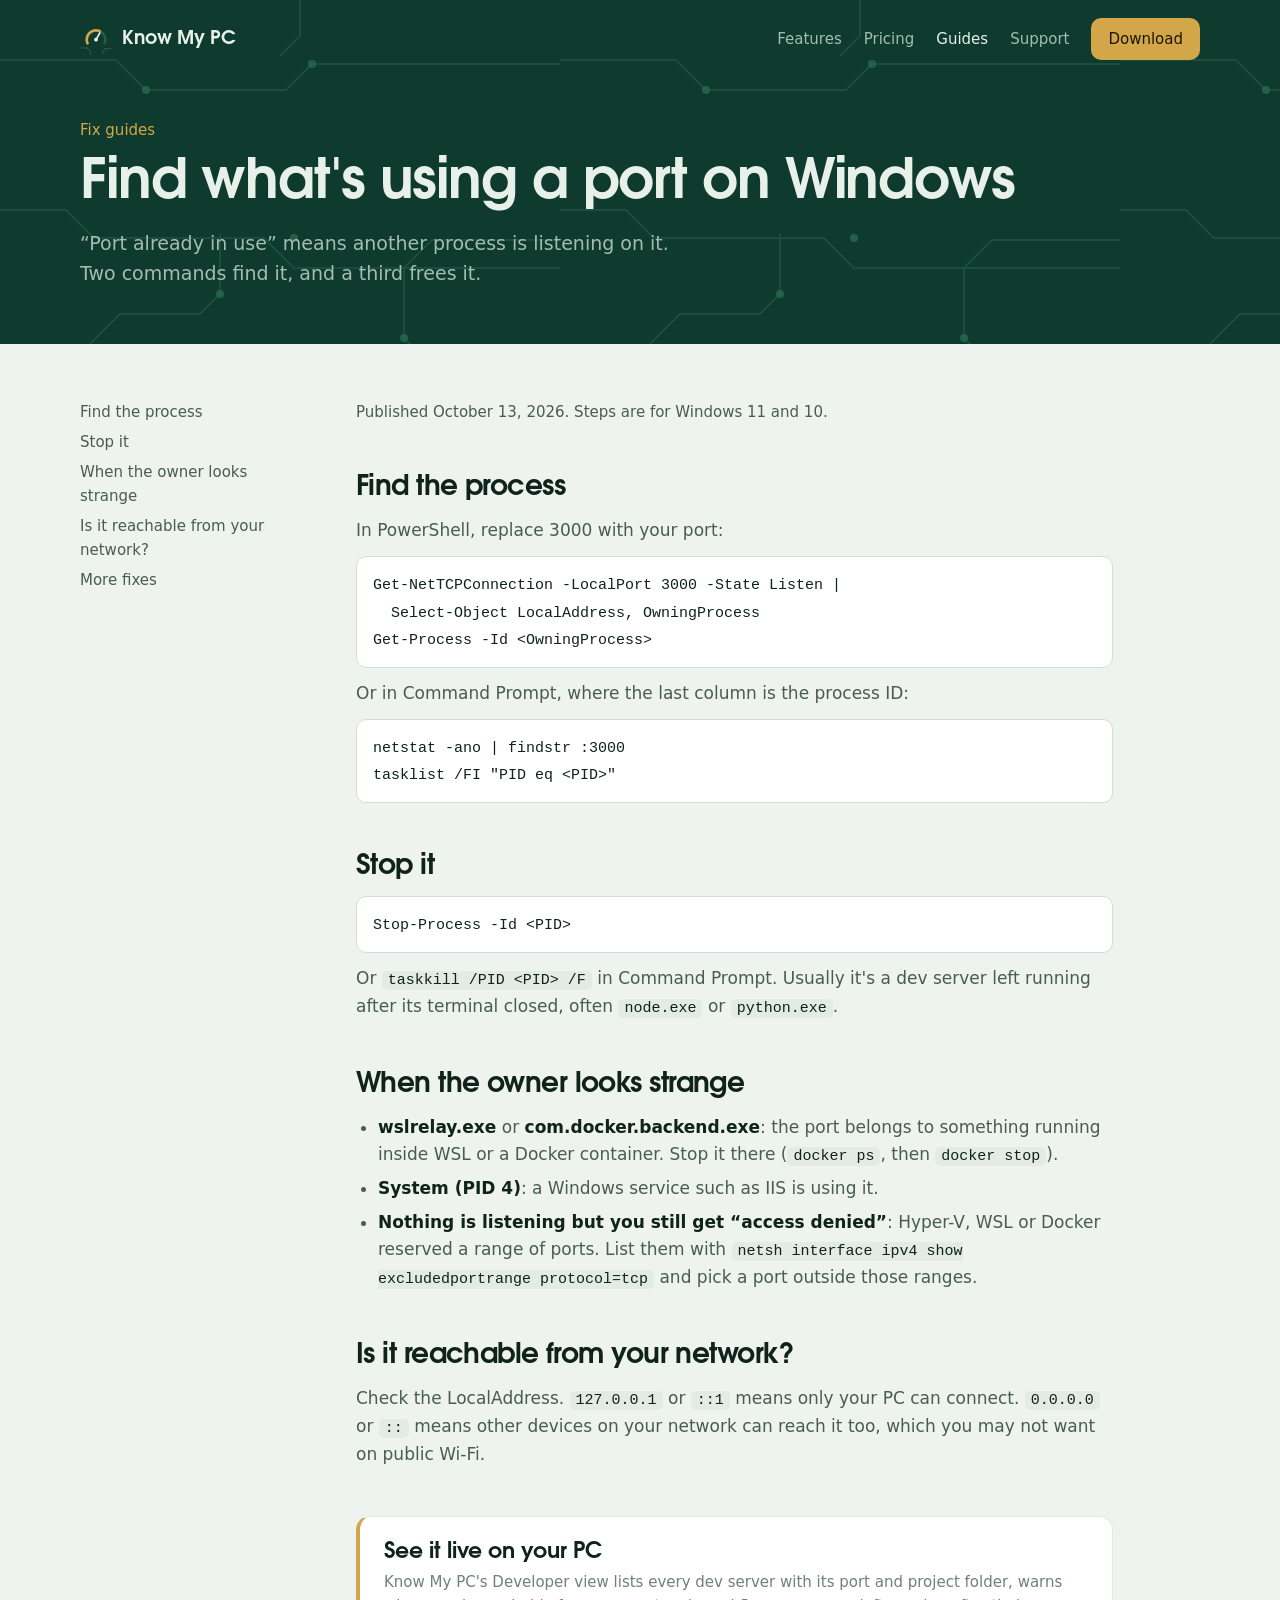
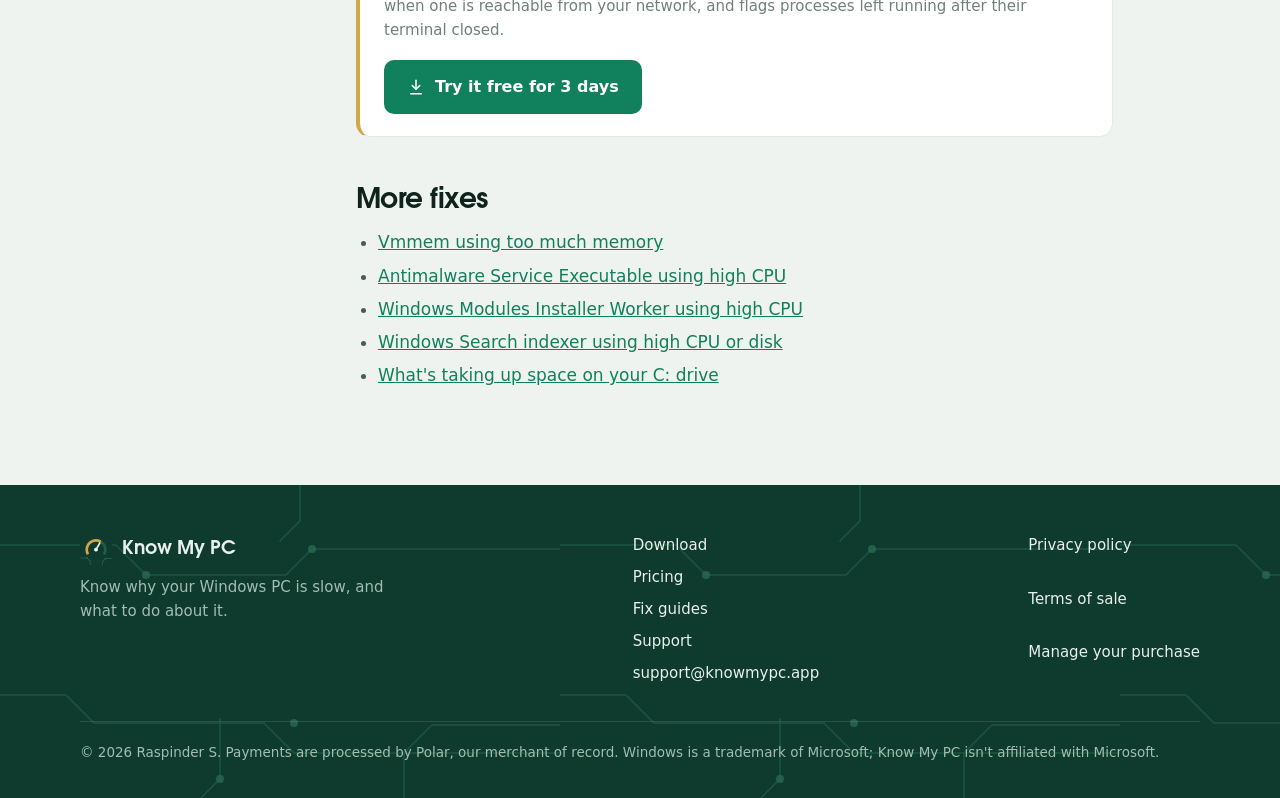
<file: fix/port-in-use/index.html>
<!doctype html>
<html lang="en">
<head>
<meta charset="utf-8">
<meta name="viewport" content="width=device-width, initial-scale=1">
<title>Port Already in Use on Windows: Find What's Using It</title>
<meta name="description" content="Port 3000 or 8080 already in use on Windows? Find the process with PowerShell or netstat, stop it, and fix ports Windows has reserved for Hyper-V and WSL.">
<link rel="canonical" href="https://knowmypc.app/fix/port-in-use/">
<meta property="og:type" content="article">
<meta property="og:site_name" content="Know My PC">
<meta property="og:title" content="Port Already in Use on Windows: Find What's Using It">
<meta property="og:description" content="Port 3000 or 8080 already in use on Windows? Find the process with PowerShell or netstat, stop it, and fix ports Windows has reserved for Hyper-V and WSL.">
<meta property="og:url" content="https://knowmypc.app/fix/port-in-use/">
<meta property="og:image" content="https://knowmypc.app/img/og.png">
<meta property="og:image:alt" content="Find what's using a port on Windows">
<meta name="twitter:card" content="summary_large_image">
<meta name="twitter:title" content="Port Already in Use on Windows: Find What's Using It">
<meta name="twitter:description" content="Port 3000 or 8080 already in use on Windows? Find the process with PowerShell or netstat, stop it, and fix ports Windows has reserved for Hyper-V and WSL.">
<meta name="twitter:image" content="https://knowmypc.app/img/og.png">
<meta name="twitter:image:alt" content="Find what's using a port on Windows">
<meta name="theme-color" content="#0e3b2e">
<link rel="icon" href="/img/icon.png" type="image/png" sizes="128x128">
<link rel="icon" href="/favicon.png" type="image/png" sizes="32x32">
<link rel="apple-touch-icon" href="/img/apple-touch-icon.png">
<link rel="preload" href="/fonts/adventor-bold.woff" as="font" type="font/woff" crossorigin>
<link rel="stylesheet" href="/site.css">
<script type="application/ld+json">{"@context": "https://schema.org", "@type": "TechArticle", "headline": "Find what's using a port on Windows", "description": "Port 3000 or 8080 already in use on Windows? Find the process with PowerShell or netstat, stop it, and fix ports Windows has reserved for Hyper-V and WSL.", "datePublished": "2026-10-13", "dateModified": "2026-10-13", "author": {"@type": "Organization", "name": "Know My PC", "url": "https://knowmypc.app/"}, "mainEntityOfPage": "https://knowmypc.app/fix/port-in-use/", "image": "https://knowmypc.app/img/og.png"}</script>
</head>
<body>
<a class="skip" href="#main">Skip to content</a>
<div class="board">
  <header class="wrap site-head">
    <a class="logo" href="/"><img src="/img/icon.png" alt="" width="32" height="32">Know My PC</a>
    <nav aria-label="Main"><a href="/#features">Features</a><a href="/#pricing">Pricing</a><a href="/fix/" aria-current="page">Guides</a><a href="/support.html">Support</a><a class="btn primary" href="https://knowmypc.app/download/KnowMyPC-Setup.exe">Download</a></nav>
  </header>

  <div class="wrap page-hero"><p class="crumb"><a href="/fix/">Fix guides</a></p><h1>Find what's using a port on Windows</h1><p>“Port already in use” means another process is listening on it. Two commands find it, and a third frees it.</p></div>
</div>
<main id="main" class="wrap doc">
  <aside aria-label="On this page"><a href="#find">Find the process</a><a href="#stop">Stop it</a><a href="#special">When the owner looks strange</a><a href="#network">Is it reachable from your network?</a><a href="#related">More fixes</a></aside>
  <article>
<p class="updated">Published October 13, 2026. Steps are for Windows 11 and 10.</p>
<h2 id="find">Find the process</h2>
<p>In PowerShell, replace 3000 with your port:</p>
<pre><code>Get-NetTCPConnection -LocalPort 3000 -State Listen |
  Select-Object LocalAddress, OwningProcess
Get-Process -Id &lt;OwningProcess&gt;</code></pre>
<p>Or in Command Prompt, where the last column is the process ID:</p>
<pre><code>netstat -ano | findstr :3000
tasklist /FI "PID eq &lt;PID&gt;"</code></pre>
<h2 id="stop">Stop it</h2>
<pre><code>Stop-Process -Id &lt;PID&gt;</code></pre>
<p>Or <code>taskkill /PID &lt;PID&gt; /F</code> in Command Prompt. Usually it's a dev server left running after its terminal closed, often <code>node.exe</code> or <code>python.exe</code>.</p>
<h2 id="special">When the owner looks strange</h2>
<ul>
<li><strong>wslrelay.exe</strong> or <strong>com.docker.backend.exe</strong>: the port belongs to something running inside WSL or a Docker container. Stop it there (<code>docker ps</code>, then <code>docker stop</code>).</li>
<li><strong>System (PID 4)</strong>: a Windows service such as IIS is using it.</li>
<li><strong>Nothing is listening but you still get “access denied”</strong>: Hyper-V, WSL or Docker reserved a range of ports. List them with <code>netsh interface ipv4 show excludedportrange protocol=tcp</code> and pick a port outside those ranges.</li>
</ul>
<h2 id="network">Is it reachable from your network?</h2>
<p>Check the LocalAddress. <code>127.0.0.1</code> or <code>::1</code> means only your PC can connect. <code>0.0.0.0</code> or <code>::</code> means other devices on your network can reach it too, which you may not want on public Wi-Fi.</p>

<div class="contact-card" style="margin-top:48px"><div><b>See it live on your PC</b><span>Know My PC's Developer view lists every dev server with its port and project folder, warns when one is reachable from your network, and flags processes left running after their terminal closed.</span></div><a class="btn solid" href="https://knowmypc.app/download/KnowMyPC-Setup.exe"><svg viewBox="0 0 24 24" fill="none" stroke="currentColor" stroke-width="2" stroke-linecap="round" stroke-linejoin="round" aria-hidden="true"><path d="M12 3v12"/><path d="M7 10l5 5 5-5"/><path d="M5 21h14"/></svg>Try it free for 3 days</a></div>

<h2 id="related">More fixes</h2>
<ul><li><a href="/fix/vmmem-high-memory/">Vmmem using too much memory</a></li><li><a href="/fix/antimalware-service-executable-high-cpu/">Antimalware Service Executable using high CPU</a></li><li><a href="/fix/windows-modules-installer-worker-high-cpu/">Windows Modules Installer Worker using high CPU</a></li><li><a href="/fix/searchindexer-high-cpu/">Windows Search indexer using high CPU or disk</a></li><li><a href="/fix/c-drive-full/">What's taking up space on your C: drive</a></li></ul>
</article>
</main>

<footer class="board site-foot">
  <div class="wrap">
    <div class="cols">
      <div><a class="logo" href="/"><img src="/img/icon.png" alt="" width="32" height="32">Know My PC</a>
        <p>Know why your Windows PC is slow, and what to do about it.</p></div>
      <nav aria-label="Footer"><a href="https://knowmypc.app/download/KnowMyPC-Setup.exe">Download</a><a href="/#pricing">Pricing</a><a href="/fix/">Fix guides</a><a href="/support.html">Support</a><a href="mailto:support@knowmypc.app">support@knowmypc.app</a></nav>
      <nav aria-label="Legal"><a href="/privacy.html">Privacy policy</a><a href="/terms.html">Terms of sale</a><a href="https://polar.sh/raspinder-s/portal">Manage your purchase</a></nav>
    </div>
    <p class="legal">© 2026 Raspinder S. Payments are processed by Polar, our merchant of record. Windows is a trademark of Microsoft; Know My PC isn't affiliated with Microsoft.</p>
  </div>
</footer>
</body>
</html>
</file>
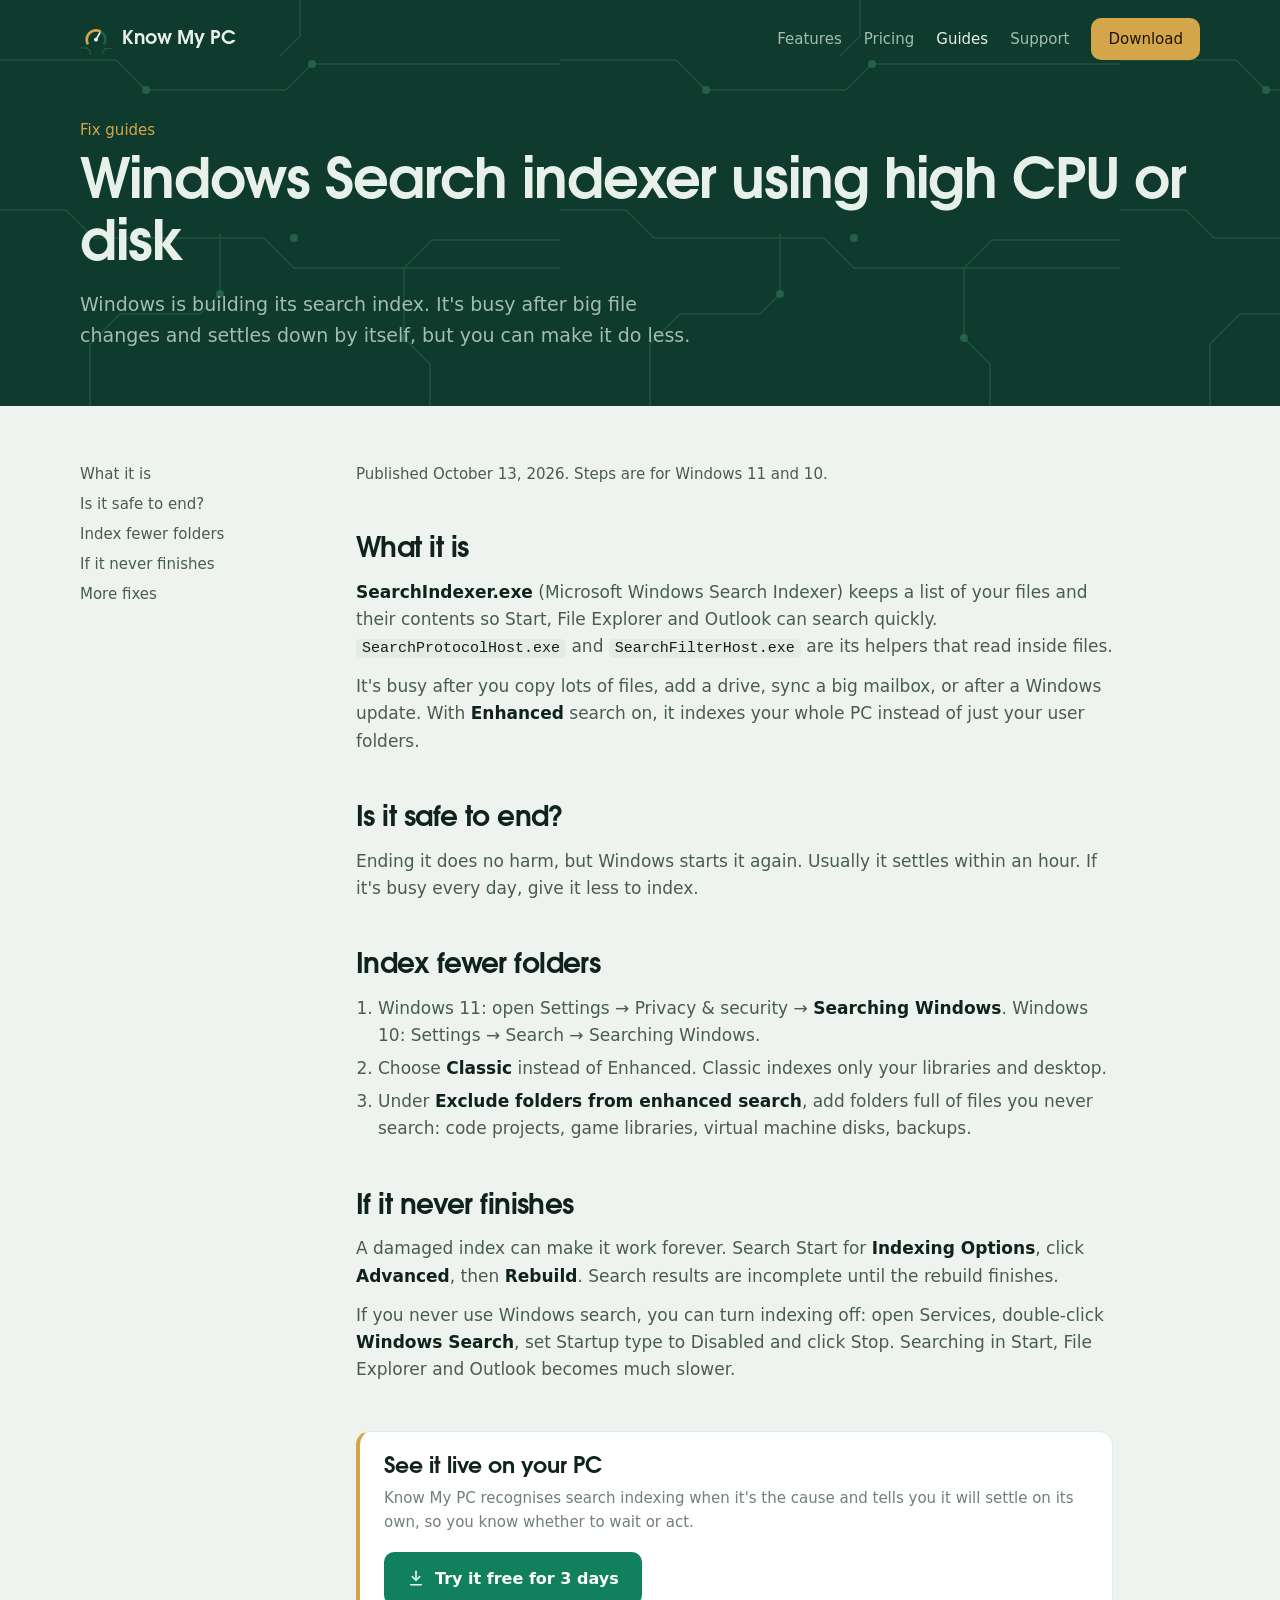
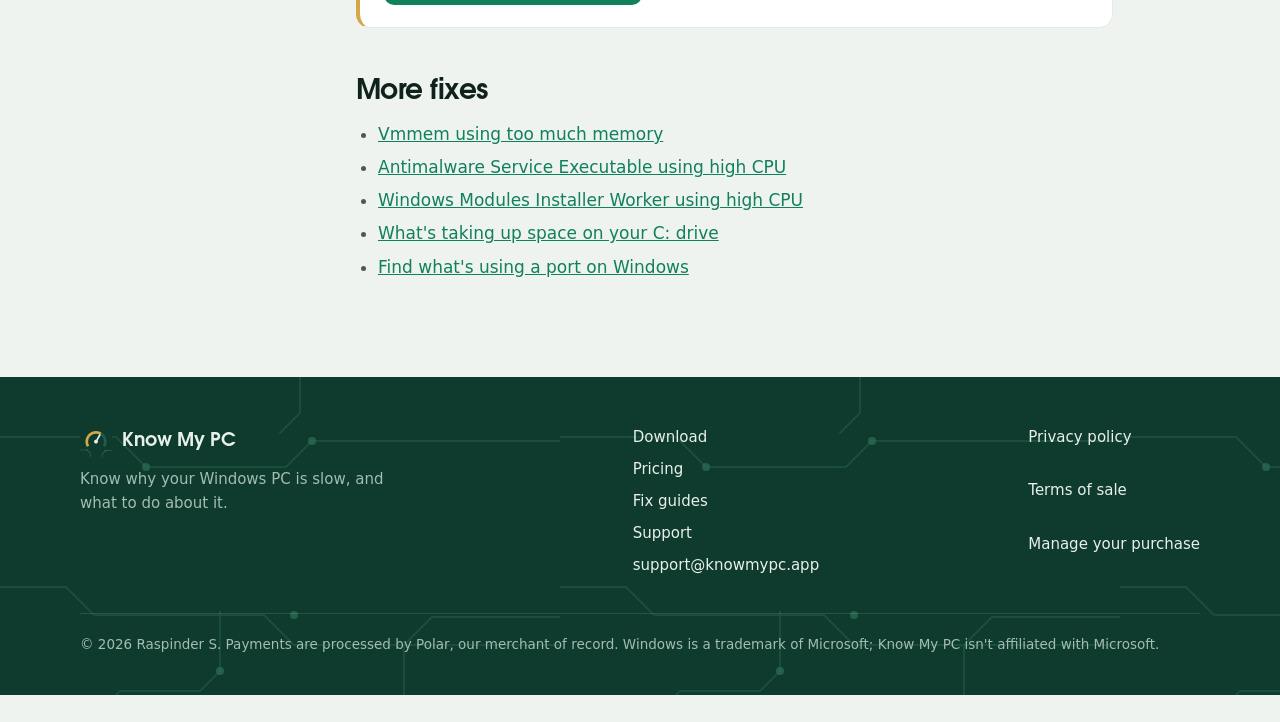
<file: fix/searchindexer-high-cpu/index.html>
<!doctype html>
<html lang="en">
<head>
<meta charset="utf-8">
<meta name="viewport" content="width=device-width, initial-scale=1">
<title>SearchIndexer.exe High CPU or Disk Usage: How to Fix It</title>
<meta name="description" content="SearchIndexer.exe builds the index for Windows search. Why it gets busy, how to index fewer folders, and how to rebuild an index that's stuck.">
<link rel="canonical" href="https://knowmypc.app/fix/searchindexer-high-cpu/">
<meta property="og:type" content="article">
<meta property="og:site_name" content="Know My PC">
<meta property="og:title" content="SearchIndexer.exe High CPU or Disk Usage: How to Fix It">
<meta property="og:description" content="SearchIndexer.exe builds the index for Windows search. Why it gets busy, how to index fewer folders, and how to rebuild an index that's stuck.">
<meta property="og:url" content="https://knowmypc.app/fix/searchindexer-high-cpu/">
<meta property="og:image" content="https://knowmypc.app/img/og.png">
<meta property="og:image:alt" content="Windows Search indexer using high CPU or disk">
<meta name="twitter:card" content="summary_large_image">
<meta name="twitter:title" content="SearchIndexer.exe High CPU or Disk Usage: How to Fix It">
<meta name="twitter:description" content="SearchIndexer.exe builds the index for Windows search. Why it gets busy, how to index fewer folders, and how to rebuild an index that's stuck.">
<meta name="twitter:image" content="https://knowmypc.app/img/og.png">
<meta name="twitter:image:alt" content="Windows Search indexer using high CPU or disk">
<meta name="theme-color" content="#0e3b2e">
<link rel="icon" href="/img/icon.png" type="image/png" sizes="128x128">
<link rel="icon" href="/favicon.png" type="image/png" sizes="32x32">
<link rel="apple-touch-icon" href="/img/apple-touch-icon.png">
<link rel="preload" href="/fonts/adventor-bold.woff" as="font" type="font/woff" crossorigin>
<link rel="stylesheet" href="/site.css">
<script type="application/ld+json">{"@context": "https://schema.org", "@type": "TechArticle", "headline": "Windows Search indexer using high CPU or disk", "description": "SearchIndexer.exe builds the index for Windows search. Why it gets busy, how to index fewer folders, and how to rebuild an index that's stuck.", "datePublished": "2026-10-13", "dateModified": "2026-10-13", "author": {"@type": "Organization", "name": "Know My PC", "url": "https://knowmypc.app/"}, "mainEntityOfPage": "https://knowmypc.app/fix/searchindexer-high-cpu/", "image": "https://knowmypc.app/img/og.png"}</script>
</head>
<body>
<a class="skip" href="#main">Skip to content</a>
<div class="board">
  <header class="wrap site-head">
    <a class="logo" href="/"><img src="/img/icon.png" alt="" width="32" height="32">Know My PC</a>
    <nav aria-label="Main"><a href="/#features">Features</a><a href="/#pricing">Pricing</a><a href="/fix/" aria-current="page">Guides</a><a href="/support.html">Support</a><a class="btn primary" href="https://knowmypc.app/download/KnowMyPC-Setup.exe">Download</a></nav>
  </header>

  <div class="wrap page-hero"><p class="crumb"><a href="/fix/">Fix guides</a></p><h1>Windows Search indexer using high CPU or disk</h1><p>Windows is building its search index. It's busy after big file changes and settles down by itself, but you can make it do less.</p></div>
</div>
<main id="main" class="wrap doc">
  <aside aria-label="On this page"><a href="#what">What it is</a><a href="#safe">Is it safe to end?</a><a href="#less">Index fewer folders</a><a href="#rebuild">If it never finishes</a><a href="#related">More fixes</a></aside>
  <article>
<p class="updated">Published October 13, 2026. Steps are for Windows 11 and 10.</p>
<h2 id="what">What it is</h2>
<p><strong>SearchIndexer.exe</strong> (Microsoft Windows Search Indexer) keeps a list of your files and their contents so Start, File Explorer and Outlook can search quickly. <code>SearchProtocolHost.exe</code> and <code>SearchFilterHost.exe</code> are its helpers that read inside files.</p>
<p>It's busy after you copy lots of files, add a drive, sync a big mailbox, or after a Windows update. With <strong>Enhanced</strong> search on, it indexes your whole PC instead of just your user folders.</p>
<h2 id="safe">Is it safe to end?</h2>
<p>Ending it does no harm, but Windows starts it again. Usually it settles within an hour. If it's busy every day, give it less to index.</p>
<h2 id="less">Index fewer folders</h2>
<ol><li>Windows 11: open Settings → Privacy &amp; security → <strong>Searching Windows</strong>. Windows 10: Settings → Search → Searching Windows.</li><li>Choose <strong>Classic</strong> instead of Enhanced. Classic indexes only your libraries and desktop.</li><li>Under <strong>Exclude folders from enhanced search</strong>, add folders full of files you never search: code projects, game libraries, virtual machine disks, backups.</li></ol>
<h2 id="rebuild">If it never finishes</h2>
<p>A damaged index can make it work forever. Search Start for <strong>Indexing Options</strong>, click <strong>Advanced</strong>, then <strong>Rebuild</strong>. Search results are incomplete until the rebuild finishes.</p>
<p>If you never use Windows search, you can turn indexing off: open Services, double-click <strong>Windows Search</strong>, set Startup type to Disabled and click Stop. Searching in Start, File Explorer and Outlook becomes much slower.</p>

<div class="contact-card" style="margin-top:48px"><div><b>See it live on your PC</b><span>Know My PC recognises search indexing when it's the cause and tells you it will settle on its own, so you know whether to wait or act.</span></div><a class="btn solid" href="https://knowmypc.app/download/KnowMyPC-Setup.exe"><svg viewBox="0 0 24 24" fill="none" stroke="currentColor" stroke-width="2" stroke-linecap="round" stroke-linejoin="round" aria-hidden="true"><path d="M12 3v12"/><path d="M7 10l5 5 5-5"/><path d="M5 21h14"/></svg>Try it free for 3 days</a></div>

<h2 id="related">More fixes</h2>
<ul><li><a href="/fix/vmmem-high-memory/">Vmmem using too much memory</a></li><li><a href="/fix/antimalware-service-executable-high-cpu/">Antimalware Service Executable using high CPU</a></li><li><a href="/fix/windows-modules-installer-worker-high-cpu/">Windows Modules Installer Worker using high CPU</a></li><li><a href="/fix/c-drive-full/">What's taking up space on your C: drive</a></li><li><a href="/fix/port-in-use/">Find what's using a port on Windows</a></li></ul>
</article>
</main>

<footer class="board site-foot">
  <div class="wrap">
    <div class="cols">
      <div><a class="logo" href="/"><img src="/img/icon.png" alt="" width="32" height="32">Know My PC</a>
        <p>Know why your Windows PC is slow, and what to do about it.</p></div>
      <nav aria-label="Footer"><a href="https://knowmypc.app/download/KnowMyPC-Setup.exe">Download</a><a href="/#pricing">Pricing</a><a href="/fix/">Fix guides</a><a href="/support.html">Support</a><a href="mailto:support@knowmypc.app">support@knowmypc.app</a></nav>
      <nav aria-label="Legal"><a href="/privacy.html">Privacy policy</a><a href="/terms.html">Terms of sale</a><a href="https://polar.sh/raspinder-s/portal">Manage your purchase</a></nav>
    </div>
    <p class="legal">© 2026 Raspinder S. Payments are processed by Polar, our merchant of record. Windows is a trademark of Microsoft; Know My PC isn't affiliated with Microsoft.</p>
  </div>
</footer>
</body>
</html>
</file>
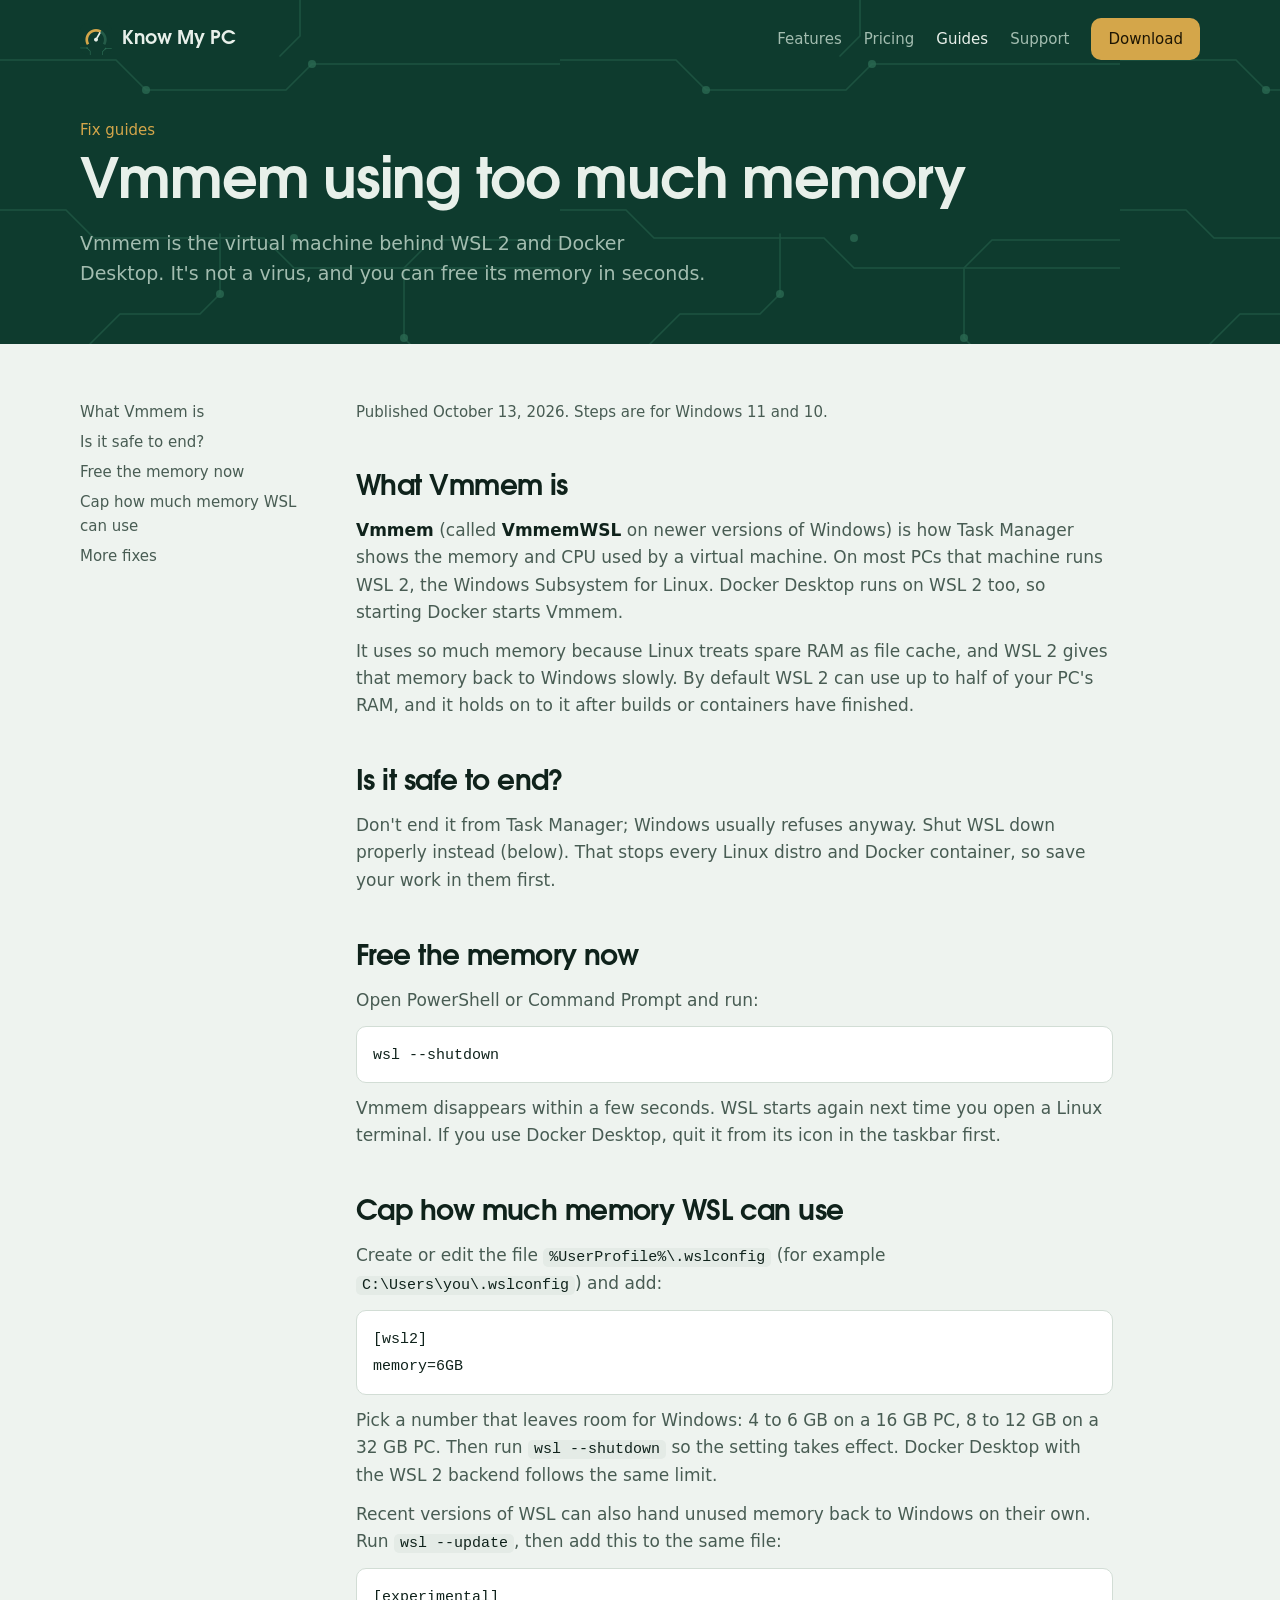
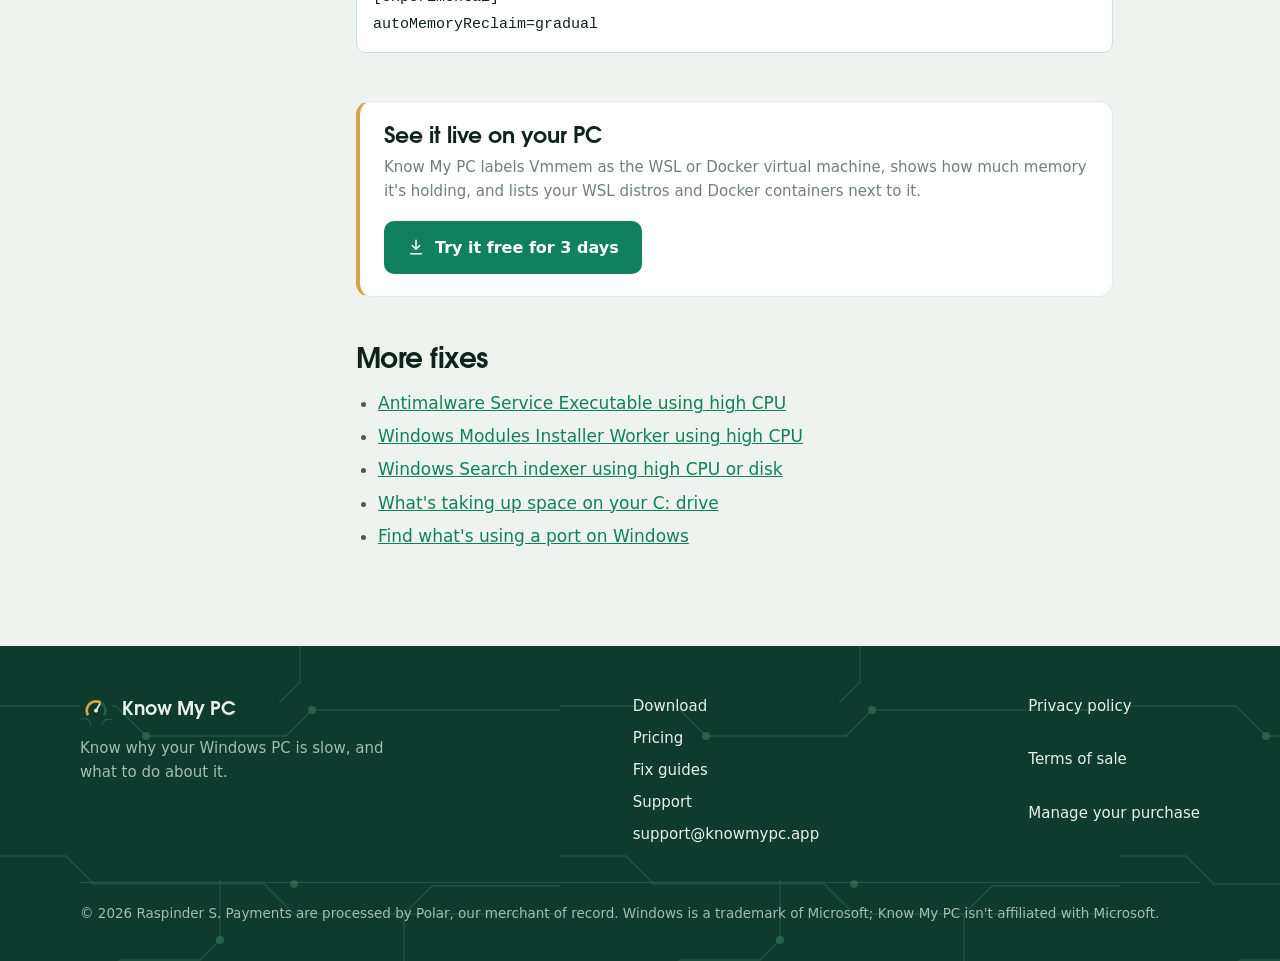
<file: fix/vmmem-high-memory/index.html>
<!doctype html>
<html lang="en">
<head>
<meta charset="utf-8">
<meta name="viewport" content="width=device-width, initial-scale=1">
<title>Vmmem or VmmemWSL Using Too Much Memory: How to Fix It</title>
<meta name="description" content="Vmmem and VmmemWSL are the WSL 2 and Docker virtual machine. Why they hold on to RAM, how to free it with wsl --shutdown, and how to cap it in .wslconfig.">
<link rel="canonical" href="https://knowmypc.app/fix/vmmem-high-memory/">
<meta property="og:type" content="article">
<meta property="og:site_name" content="Know My PC">
<meta property="og:title" content="Vmmem or VmmemWSL Using Too Much Memory: How to Fix It">
<meta property="og:description" content="Vmmem and VmmemWSL are the WSL 2 and Docker virtual machine. Why they hold on to RAM, how to free it with wsl --shutdown, and how to cap it in .wslconfig.">
<meta property="og:url" content="https://knowmypc.app/fix/vmmem-high-memory/">
<meta property="og:image" content="https://knowmypc.app/img/og.png">
<meta property="og:image:alt" content="Vmmem using too much memory">
<meta name="twitter:card" content="summary_large_image">
<meta name="twitter:title" content="Vmmem or VmmemWSL Using Too Much Memory: How to Fix It">
<meta name="twitter:description" content="Vmmem and VmmemWSL are the WSL 2 and Docker virtual machine. Why they hold on to RAM, how to free it with wsl --shutdown, and how to cap it in .wslconfig.">
<meta name="twitter:image" content="https://knowmypc.app/img/og.png">
<meta name="twitter:image:alt" content="Vmmem using too much memory">
<meta name="theme-color" content="#0e3b2e">
<link rel="icon" href="/img/icon.png" type="image/png" sizes="128x128">
<link rel="icon" href="/favicon.png" type="image/png" sizes="32x32">
<link rel="apple-touch-icon" href="/img/apple-touch-icon.png">
<link rel="preload" href="/fonts/adventor-bold.woff" as="font" type="font/woff" crossorigin>
<link rel="stylesheet" href="/site.css">
<script type="application/ld+json">{"@context": "https://schema.org", "@type": "TechArticle", "headline": "Vmmem using too much memory", "description": "Vmmem and VmmemWSL are the WSL 2 and Docker virtual machine. Why they hold on to RAM, how to free it with wsl --shutdown, and how to cap it in .wslconfig.", "datePublished": "2026-10-13", "dateModified": "2026-10-13", "author": {"@type": "Organization", "name": "Know My PC", "url": "https://knowmypc.app/"}, "mainEntityOfPage": "https://knowmypc.app/fix/vmmem-high-memory/", "image": "https://knowmypc.app/img/og.png"}</script>
</head>
<body>
<a class="skip" href="#main">Skip to content</a>
<div class="board">
  <header class="wrap site-head">
    <a class="logo" href="/"><img src="/img/icon.png" alt="" width="32" height="32">Know My PC</a>
    <nav aria-label="Main"><a href="/#features">Features</a><a href="/#pricing">Pricing</a><a href="/fix/" aria-current="page">Guides</a><a href="/support.html">Support</a><a class="btn primary" href="https://knowmypc.app/download/KnowMyPC-Setup.exe">Download</a></nav>
  </header>

  <div class="wrap page-hero"><p class="crumb"><a href="/fix/">Fix guides</a></p><h1>Vmmem using too much memory</h1><p>Vmmem is the virtual machine behind WSL 2 and Docker Desktop. It's not a virus, and you can free its memory in seconds.</p></div>
</div>
<main id="main" class="wrap doc">
  <aside aria-label="On this page"><a href="#what">What Vmmem is</a><a href="#safe">Is it safe to end?</a><a href="#free">Free the memory now</a><a href="#cap">Cap how much memory WSL can use</a><a href="#related">More fixes</a></aside>
  <article>
<p class="updated">Published October 13, 2026. Steps are for Windows 11 and 10.</p>
<h2 id="what">What Vmmem is</h2>
<p><strong>Vmmem</strong> (called <strong>VmmemWSL</strong> on newer versions of Windows) is how Task Manager shows the memory and CPU used by a virtual machine. On most PCs that machine runs WSL 2, the Windows Subsystem for Linux. Docker Desktop runs on WSL 2 too, so starting Docker starts Vmmem.</p>
<p>It uses so much memory because Linux treats spare RAM as file cache, and WSL 2 gives that memory back to Windows slowly. By default WSL 2 can use up to half of your PC's RAM, and it holds on to it after builds or containers have finished.</p>
<h2 id="safe">Is it safe to end?</h2>
<p>Don't end it from Task Manager; Windows usually refuses anyway. Shut WSL down properly instead (below). That stops every Linux distro and Docker container, so save your work in them first.</p>
<h2 id="free">Free the memory now</h2>
<p>Open PowerShell or Command Prompt and run:</p>
<pre><code>wsl --shutdown</code></pre>
<p>Vmmem disappears within a few seconds. WSL starts again next time you open a Linux terminal. If you use Docker Desktop, quit it from its icon in the taskbar first.</p>
<h2 id="cap">Cap how much memory WSL can use</h2>
<p>Create or edit the file <code>%UserProfile%\.wslconfig</code> (for example <code>C:\Users\you\.wslconfig</code>) and add:</p>
<pre><code>[wsl2]
memory=6GB</code></pre>
<p>Pick a number that leaves room for Windows: 4 to 6 GB on a 16 GB PC, 8 to 12 GB on a 32 GB PC. Then run <code>wsl --shutdown</code> so the setting takes effect. Docker Desktop with the WSL 2 backend follows the same limit.</p>
<p>Recent versions of WSL can also hand unused memory back to Windows on their own. Run <code>wsl --update</code>, then add this to the same file:</p>
<pre><code>[experimental]
autoMemoryReclaim=gradual</code></pre>

<div class="contact-card" style="margin-top:48px"><div><b>See it live on your PC</b><span>Know My PC labels Vmmem as the WSL or Docker virtual machine, shows how much memory it's holding, and lists your WSL distros and Docker containers next to it.</span></div><a class="btn solid" href="https://knowmypc.app/download/KnowMyPC-Setup.exe"><svg viewBox="0 0 24 24" fill="none" stroke="currentColor" stroke-width="2" stroke-linecap="round" stroke-linejoin="round" aria-hidden="true"><path d="M12 3v12"/><path d="M7 10l5 5 5-5"/><path d="M5 21h14"/></svg>Try it free for 3 days</a></div>

<h2 id="related">More fixes</h2>
<ul><li><a href="/fix/antimalware-service-executable-high-cpu/">Antimalware Service Executable using high CPU</a></li><li><a href="/fix/windows-modules-installer-worker-high-cpu/">Windows Modules Installer Worker using high CPU</a></li><li><a href="/fix/searchindexer-high-cpu/">Windows Search indexer using high CPU or disk</a></li><li><a href="/fix/c-drive-full/">What's taking up space on your C: drive</a></li><li><a href="/fix/port-in-use/">Find what's using a port on Windows</a></li></ul>
</article>
</main>

<footer class="board site-foot">
  <div class="wrap">
    <div class="cols">
      <div><a class="logo" href="/"><img src="/img/icon.png" alt="" width="32" height="32">Know My PC</a>
        <p>Know why your Windows PC is slow, and what to do about it.</p></div>
      <nav aria-label="Footer"><a href="https://knowmypc.app/download/KnowMyPC-Setup.exe">Download</a><a href="/#pricing">Pricing</a><a href="/fix/">Fix guides</a><a href="/support.html">Support</a><a href="mailto:support@knowmypc.app">support@knowmypc.app</a></nav>
      <nav aria-label="Legal"><a href="/privacy.html">Privacy policy</a><a href="/terms.html">Terms of sale</a><a href="https://polar.sh/raspinder-s/portal">Manage your purchase</a></nav>
    </div>
    <p class="legal">© 2026 Raspinder S. Payments are processed by Polar, our merchant of record. Windows is a trademark of Microsoft; Know My PC isn't affiliated with Microsoft.</p>
  </div>
</footer>
</body>
</html>
</file>
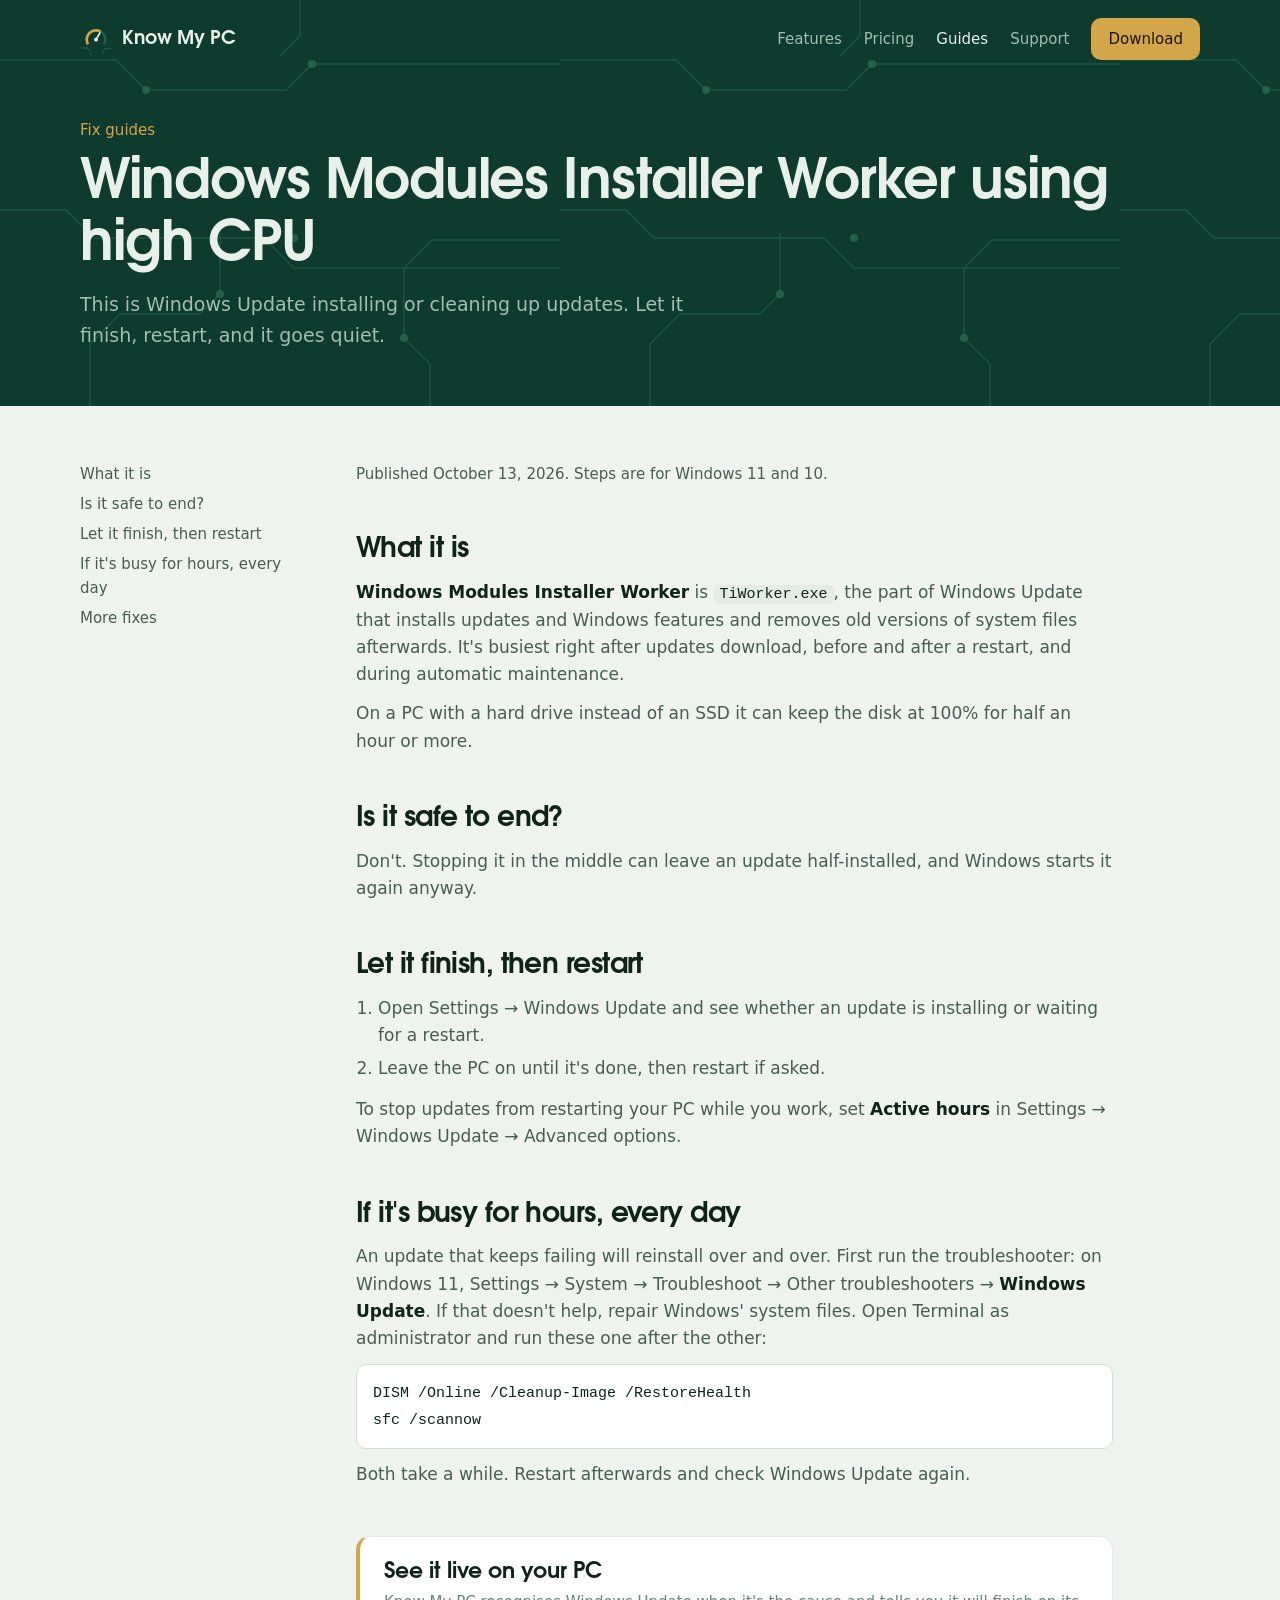
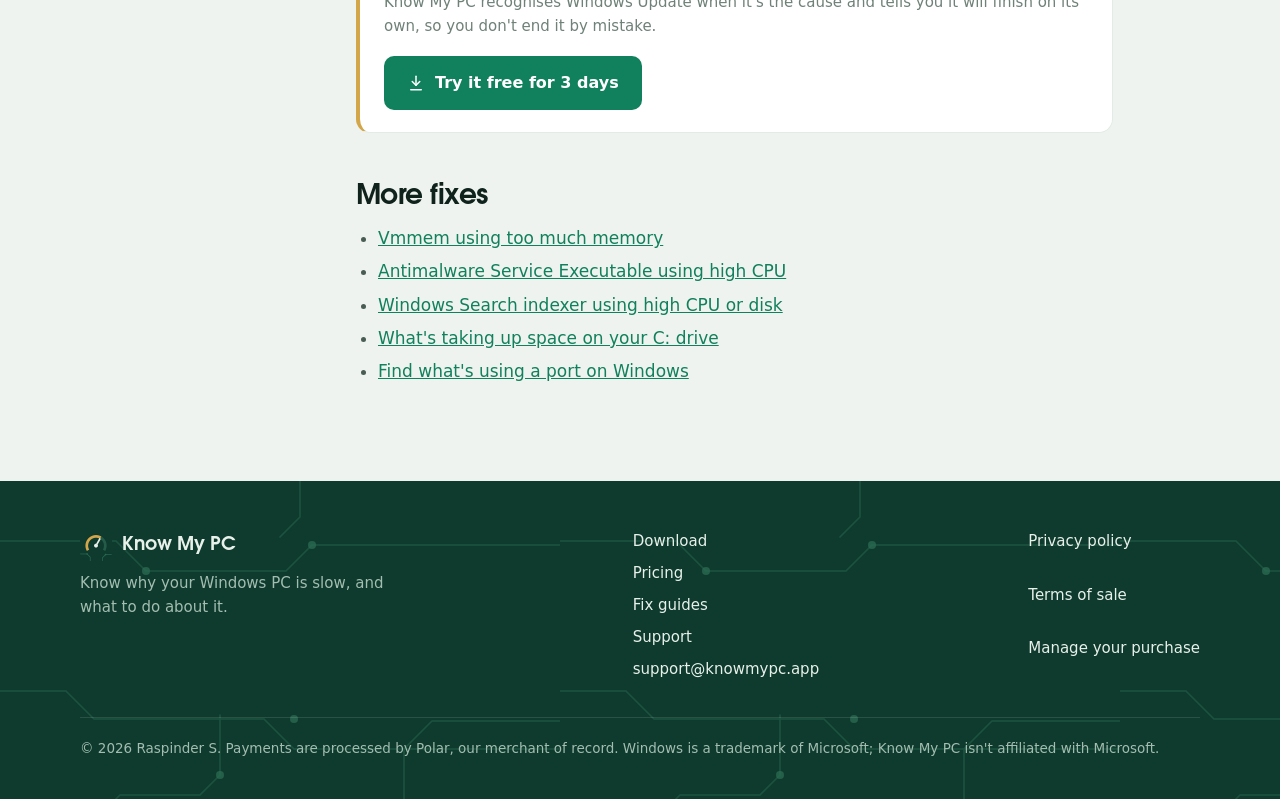
<file: fix/windows-modules-installer-worker-high-cpu/index.html>
<!doctype html>
<html lang="en">
<head>
<meta charset="utf-8">
<meta name="viewport" content="width=device-width, initial-scale=1">
<title>Windows Modules Installer Worker High CPU: How to Fix It</title>
<meta name="description" content="Windows Modules Installer Worker (TiWorker.exe) is Windows Update installing updates. Why it's busy, how long it takes, and what to do if it never stops.">
<link rel="canonical" href="https://knowmypc.app/fix/windows-modules-installer-worker-high-cpu/">
<meta property="og:type" content="article">
<meta property="og:site_name" content="Know My PC">
<meta property="og:title" content="Windows Modules Installer Worker High CPU: How to Fix It">
<meta property="og:description" content="Windows Modules Installer Worker (TiWorker.exe) is Windows Update installing updates. Why it's busy, how long it takes, and what to do if it never stops.">
<meta property="og:url" content="https://knowmypc.app/fix/windows-modules-installer-worker-high-cpu/">
<meta property="og:image" content="https://knowmypc.app/img/og.png">
<meta property="og:image:alt" content="Windows Modules Installer Worker using high CPU">
<meta name="twitter:card" content="summary_large_image">
<meta name="twitter:title" content="Windows Modules Installer Worker High CPU: How to Fix It">
<meta name="twitter:description" content="Windows Modules Installer Worker (TiWorker.exe) is Windows Update installing updates. Why it's busy, how long it takes, and what to do if it never stops.">
<meta name="twitter:image" content="https://knowmypc.app/img/og.png">
<meta name="twitter:image:alt" content="Windows Modules Installer Worker using high CPU">
<meta name="theme-color" content="#0e3b2e">
<link rel="icon" href="/img/icon.png" type="image/png" sizes="128x128">
<link rel="icon" href="/favicon.png" type="image/png" sizes="32x32">
<link rel="apple-touch-icon" href="/img/apple-touch-icon.png">
<link rel="preload" href="/fonts/adventor-bold.woff" as="font" type="font/woff" crossorigin>
<link rel="stylesheet" href="/site.css">
<script type="application/ld+json">{"@context": "https://schema.org", "@type": "TechArticle", "headline": "Windows Modules Installer Worker using high CPU", "description": "Windows Modules Installer Worker (TiWorker.exe) is Windows Update installing updates. Why it's busy, how long it takes, and what to do if it never stops.", "datePublished": "2026-10-13", "dateModified": "2026-10-13", "author": {"@type": "Organization", "name": "Know My PC", "url": "https://knowmypc.app/"}, "mainEntityOfPage": "https://knowmypc.app/fix/windows-modules-installer-worker-high-cpu/", "image": "https://knowmypc.app/img/og.png"}</script>
</head>
<body>
<a class="skip" href="#main">Skip to content</a>
<div class="board">
  <header class="wrap site-head">
    <a class="logo" href="/"><img src="/img/icon.png" alt="" width="32" height="32">Know My PC</a>
    <nav aria-label="Main"><a href="/#features">Features</a><a href="/#pricing">Pricing</a><a href="/fix/" aria-current="page">Guides</a><a href="/support.html">Support</a><a class="btn primary" href="https://knowmypc.app/download/KnowMyPC-Setup.exe">Download</a></nav>
  </header>

  <div class="wrap page-hero"><p class="crumb"><a href="/fix/">Fix guides</a></p><h1>Windows Modules Installer Worker using high CPU</h1><p>This is Windows Update installing or cleaning up updates. Let it finish, restart, and it goes quiet.</p></div>
</div>
<main id="main" class="wrap doc">
  <aside aria-label="On this page"><a href="#what">What it is</a><a href="#safe">Is it safe to end?</a><a href="#finish">Let it finish, then restart</a><a href="#stuck">If it's busy for hours, every day</a><a href="#related">More fixes</a></aside>
  <article>
<p class="updated">Published October 13, 2026. Steps are for Windows 11 and 10.</p>
<h2 id="what">What it is</h2>
<p><strong>Windows Modules Installer Worker</strong> is <code>TiWorker.exe</code>, the part of Windows Update that installs updates and Windows features and removes old versions of system files afterwards. It's busiest right after updates download, before and after a restart, and during automatic maintenance.</p>
<p>On a PC with a hard drive instead of an SSD it can keep the disk at 100% for half an hour or more.</p>
<h2 id="safe">Is it safe to end?</h2>
<p>Don't. Stopping it in the middle can leave an update half-installed, and Windows starts it again anyway.</p>
<h2 id="finish">Let it finish, then restart</h2>
<ol><li>Open Settings → Windows Update and see whether an update is installing or waiting for a restart.</li><li>Leave the PC on until it's done, then restart if asked.</li></ol>
<p>To stop updates from restarting your PC while you work, set <strong>Active hours</strong> in Settings → Windows Update → Advanced options.</p>
<h2 id="stuck">If it's busy for hours, every day</h2>
<p>An update that keeps failing will reinstall over and over. First run the troubleshooter: on Windows 11, Settings → System → Troubleshoot → Other troubleshooters → <strong>Windows Update</strong>. If that doesn't help, repair Windows' system files. Open Terminal as administrator and run these one after the other:</p>
<pre><code>DISM /Online /Cleanup-Image /RestoreHealth
sfc /scannow</code></pre>
<p>Both take a while. Restart afterwards and check Windows Update again.</p>

<div class="contact-card" style="margin-top:48px"><div><b>See it live on your PC</b><span>Know My PC recognises Windows Update when it's the cause and tells you it will finish on its own, so you don't end it by mistake.</span></div><a class="btn solid" href="https://knowmypc.app/download/KnowMyPC-Setup.exe"><svg viewBox="0 0 24 24" fill="none" stroke="currentColor" stroke-width="2" stroke-linecap="round" stroke-linejoin="round" aria-hidden="true"><path d="M12 3v12"/><path d="M7 10l5 5 5-5"/><path d="M5 21h14"/></svg>Try it free for 3 days</a></div>

<h2 id="related">More fixes</h2>
<ul><li><a href="/fix/vmmem-high-memory/">Vmmem using too much memory</a></li><li><a href="/fix/antimalware-service-executable-high-cpu/">Antimalware Service Executable using high CPU</a></li><li><a href="/fix/searchindexer-high-cpu/">Windows Search indexer using high CPU or disk</a></li><li><a href="/fix/c-drive-full/">What's taking up space on your C: drive</a></li><li><a href="/fix/port-in-use/">Find what's using a port on Windows</a></li></ul>
</article>
</main>

<footer class="board site-foot">
  <div class="wrap">
    <div class="cols">
      <div><a class="logo" href="/"><img src="/img/icon.png" alt="" width="32" height="32">Know My PC</a>
        <p>Know why your Windows PC is slow, and what to do about it.</p></div>
      <nav aria-label="Footer"><a href="https://knowmypc.app/download/KnowMyPC-Setup.exe">Download</a><a href="/#pricing">Pricing</a><a href="/fix/">Fix guides</a><a href="/support.html">Support</a><a href="mailto:support@knowmypc.app">support@knowmypc.app</a></nav>
      <nav aria-label="Legal"><a href="/privacy.html">Privacy policy</a><a href="/terms.html">Terms of sale</a><a href="https://polar.sh/raspinder-s/portal">Manage your purchase</a></nav>
    </div>
    <p class="legal">© 2026 Raspinder S. Payments are processed by Polar, our merchant of record. Windows is a trademark of Microsoft; Know My PC isn't affiliated with Microsoft.</p>
  </div>
</footer>
</body>
</html>
</file>
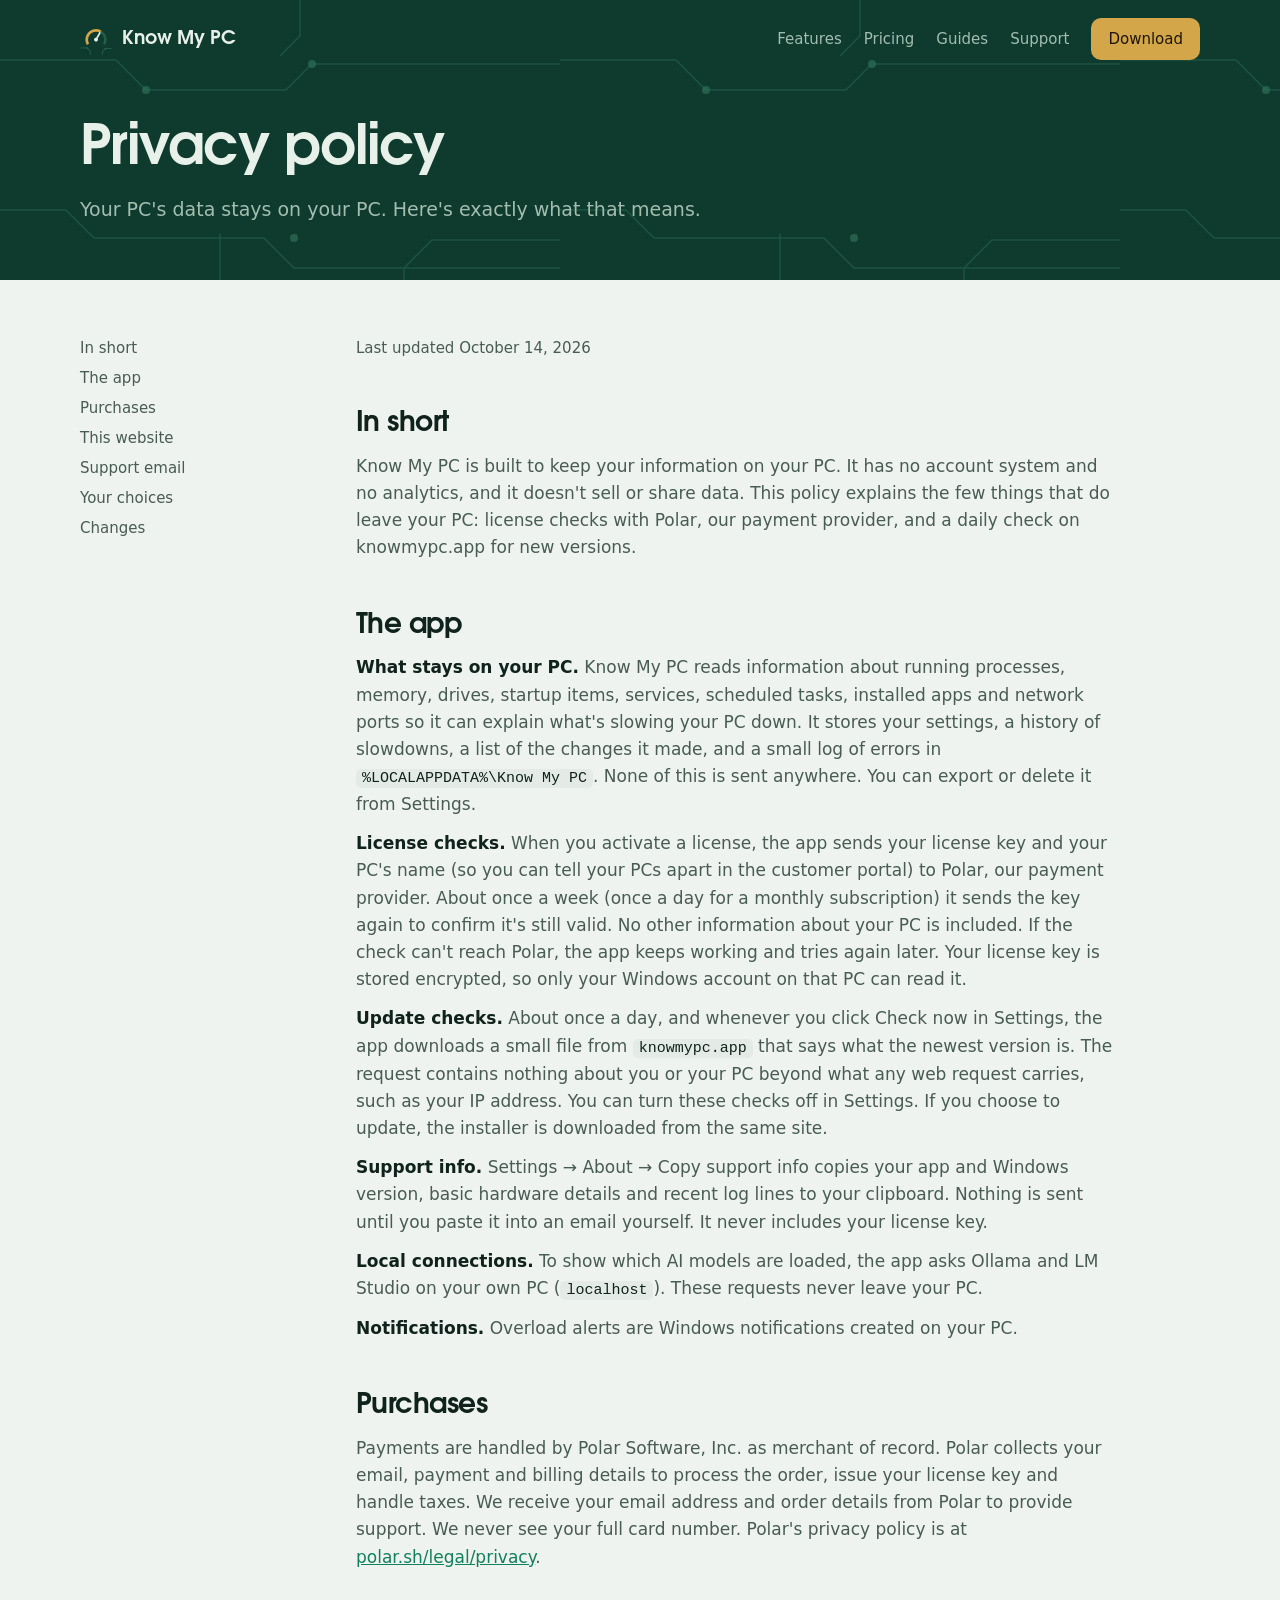
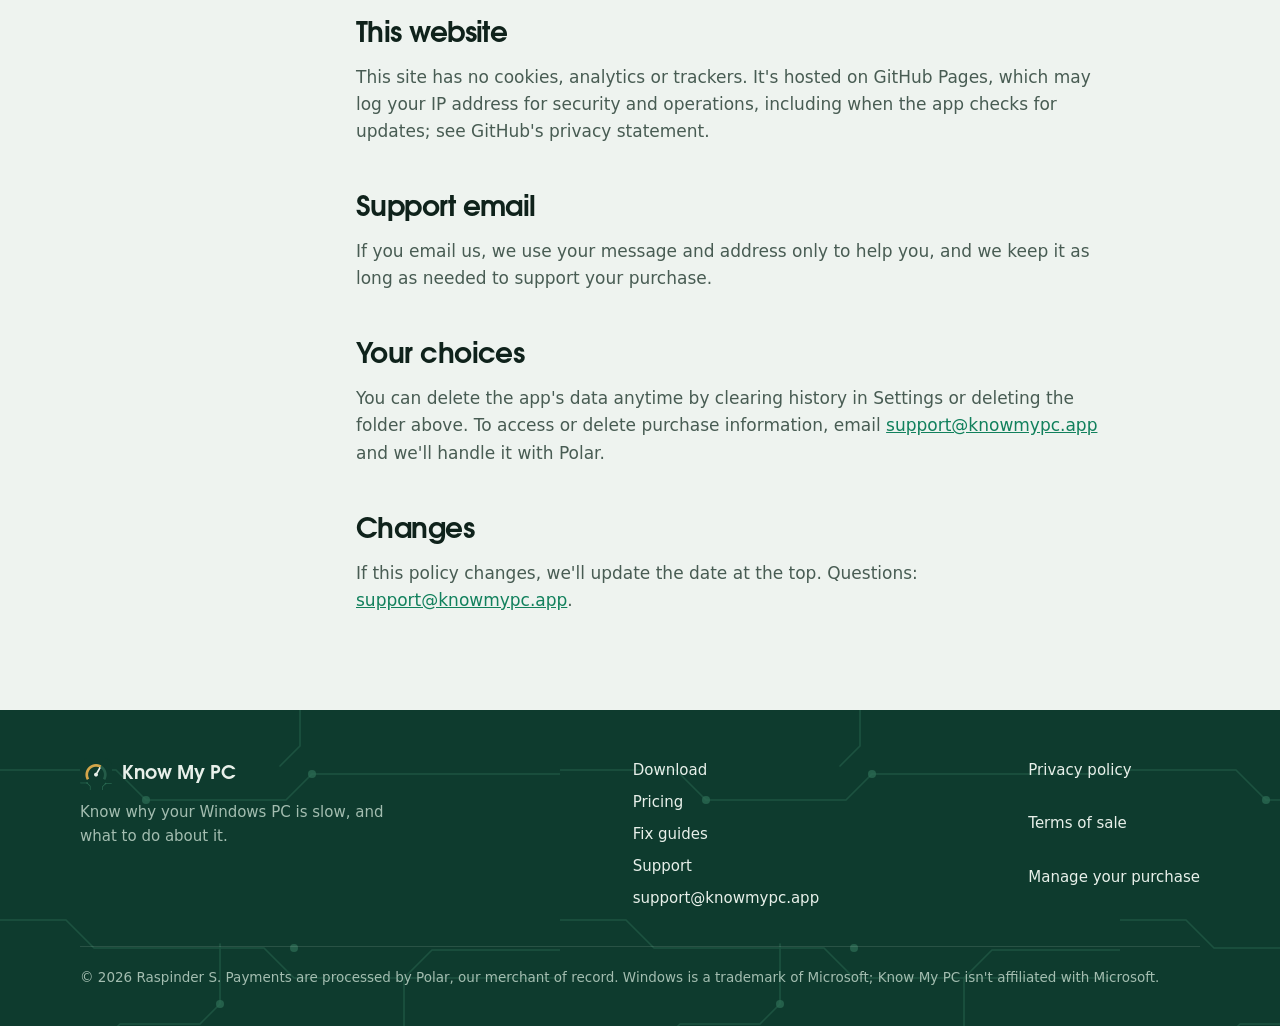
<file: privacy.html>
<!doctype html>
<html lang="en">
<head>
<meta charset="utf-8">
<meta name="viewport" content="width=device-width, initial-scale=1">
<title>Privacy policy | Know My PC</title>
<meta name="description" content="Know My PC keeps your PC's data on your PC. What the app stores, its license and update checks, and how purchases are handled.">
<link rel="canonical" href="https://knowmypc.app/privacy.html">
<meta property="og:type" content="website">
<meta property="og:site_name" content="Know My PC">
<meta property="og:title" content="Privacy policy | Know My PC">
<meta property="og:description" content="Know My PC keeps your PC's data on your PC. What the app stores, its license and update checks, and how purchases are handled.">
<meta property="og:url" content="https://knowmypc.app/privacy.html">
<meta property="og:image" content="https://knowmypc.app/img/og.png">
<meta property="og:image:alt" content="Know My PC ranking what's slowing a Windows PC down">
<meta name="twitter:card" content="summary_large_image">
<meta name="twitter:title" content="Privacy policy | Know My PC">
<meta name="twitter:description" content="Know My PC keeps your PC's data on your PC. What the app stores, its license and update checks, and how purchases are handled.">
<meta name="twitter:image" content="https://knowmypc.app/img/og.png">
<meta name="twitter:image:alt" content="Know My PC ranking what's slowing a Windows PC down">
<meta name="theme-color" content="#0e3b2e">
<link rel="icon" href="/img/icon.png" type="image/png" sizes="128x128">
<link rel="icon" href="/favicon.png" type="image/png" sizes="32x32">
<link rel="apple-touch-icon" href="/img/apple-touch-icon.png">
<link rel="preload" href="/fonts/adventor-bold.woff" as="font" type="font/woff" crossorigin>
<link rel="stylesheet" href="/site.css">

</head>
<body>
<a class="skip" href="#main">Skip to content</a>
<div class="board">
  <header class="wrap site-head">
    <a class="logo" href="/"><img src="/img/icon.png" alt="" width="32" height="32">Know My PC</a>
    <nav aria-label="Main"><a href="/#features">Features</a><a href="/#pricing">Pricing</a><a href="/fix/">Guides</a><a href="/support.html">Support</a><a class="btn primary" href="https://knowmypc.app/download/KnowMyPC-Setup.exe">Download</a></nav>
  </header>

  <div class="wrap page-hero"><h1>Privacy policy</h1><p>Your PC's data stays on your PC. Here's exactly what that means.</p></div>
</div>
<main id="main" class="wrap doc">
  <aside aria-label="On this page"><a href="#summary">In short</a><a href="#app">The app</a><a href="#purchases">Purchases</a><a href="#site">This website</a><a href="#support-mail">Support email</a><a href="#rights">Your choices</a><a href="#changes">Changes</a></aside>
  <article>
<p class="updated">Last updated October 14, 2026</p>
<h2 id="summary">In short</h2>
<p>Know My PC is built to keep your information on your PC. It has no account system and no analytics, and it doesn't sell or share data. This policy explains the few things that do leave your PC: license checks with Polar, our payment provider, and a daily check on knowmypc.app for new versions.</p>

<h2 id="app">The app</h2>
<p><strong>What stays on your PC.</strong> Know My PC reads information about running processes, memory, drives, startup items, services, scheduled tasks, installed apps and network ports so it can explain what's slowing your PC down. It stores your settings, a history of slowdowns, a list of the changes it made, and a small log of errors in <code>%LOCALAPPDATA%\Know My PC</code>. None of this is sent anywhere. You can export or delete it from Settings.</p>
<p><strong>License checks.</strong> When you activate a license, the app sends your license key and your PC's name (so you can tell your PCs apart in the customer portal) to Polar, our payment provider. About once a week (once a day for a monthly subscription) it sends the key again to confirm it's still valid. No other information about your PC is included. If the check can't reach Polar, the app keeps working and tries again later. Your license key is stored encrypted, so only your Windows account on that PC can read it.</p>
<p><strong>Update checks.</strong> About once a day, and whenever you click Check now in Settings, the app downloads a small file from <code>knowmypc.app</code> that says what the newest version is. The request contains nothing about you or your PC beyond what any web request carries, such as your IP address. You can turn these checks off in Settings. If you choose to update, the installer is downloaded from the same site.</p>
<p><strong>Support info.</strong> Settings → About → Copy support info copies your app and Windows version, basic hardware details and recent log lines to your clipboard. Nothing is sent until you paste it into an email yourself. It never includes your license key.</p>
<p><strong>Local connections.</strong> To show which AI models are loaded, the app asks Ollama and LM Studio on your own PC (<code>localhost</code>). These requests never leave your PC.</p>
<p><strong>Notifications.</strong> Overload alerts are Windows notifications created on your PC.</p>

<h2 id="purchases">Purchases</h2>
<p>Payments are handled by Polar Software, Inc. as merchant of record. Polar collects your email, payment and billing details to process the order, issue your license key and handle taxes. We receive your email address and order details from Polar to provide support. We never see your full card number. Polar's privacy policy is at <a href="https://polar.sh/legal/privacy">polar.sh/legal/privacy</a>.</p>

<h2 id="site">This website</h2>
<p>This site has no cookies, analytics or trackers. It's hosted on GitHub Pages, which may log your IP address for security and operations, including when the app checks for updates; see GitHub's privacy statement.</p>

<h2 id="support-mail">Support email</h2>
<p>If you email us, we use your message and address only to help you, and we keep it as long as needed to support your purchase.</p>

<h2 id="rights">Your choices</h2>
<p>You can delete the app's data anytime by clearing history in Settings or deleting the folder above. To access or delete purchase information, email <a href="mailto:support@knowmypc.app">support@knowmypc.app</a> and we'll handle it with Polar.</p>

<h2 id="changes">Changes</h2>
<p>If this policy changes, we'll update the date at the top. Questions: <a href="mailto:support@knowmypc.app">support@knowmypc.app</a>.</p>
</article>
</main>

<footer class="board site-foot">
  <div class="wrap">
    <div class="cols">
      <div><a class="logo" href="/"><img src="/img/icon.png" alt="" width="32" height="32">Know My PC</a>
        <p>Know why your Windows PC is slow, and what to do about it.</p></div>
      <nav aria-label="Footer"><a href="https://knowmypc.app/download/KnowMyPC-Setup.exe">Download</a><a href="/#pricing">Pricing</a><a href="/fix/">Fix guides</a><a href="/support.html">Support</a><a href="mailto:support@knowmypc.app">support@knowmypc.app</a></nav>
      <nav aria-label="Legal"><a href="/privacy.html">Privacy policy</a><a href="/terms.html">Terms of sale</a><a href="https://polar.sh/raspinder-s/portal">Manage your purchase</a></nav>
    </div>
    <p class="legal">© 2026 Raspinder S. Payments are processed by Polar, our merchant of record. Windows is a trademark of Microsoft; Know My PC isn't affiliated with Microsoft.</p>
  </div>
</footer>
</body>
</html>
</file>
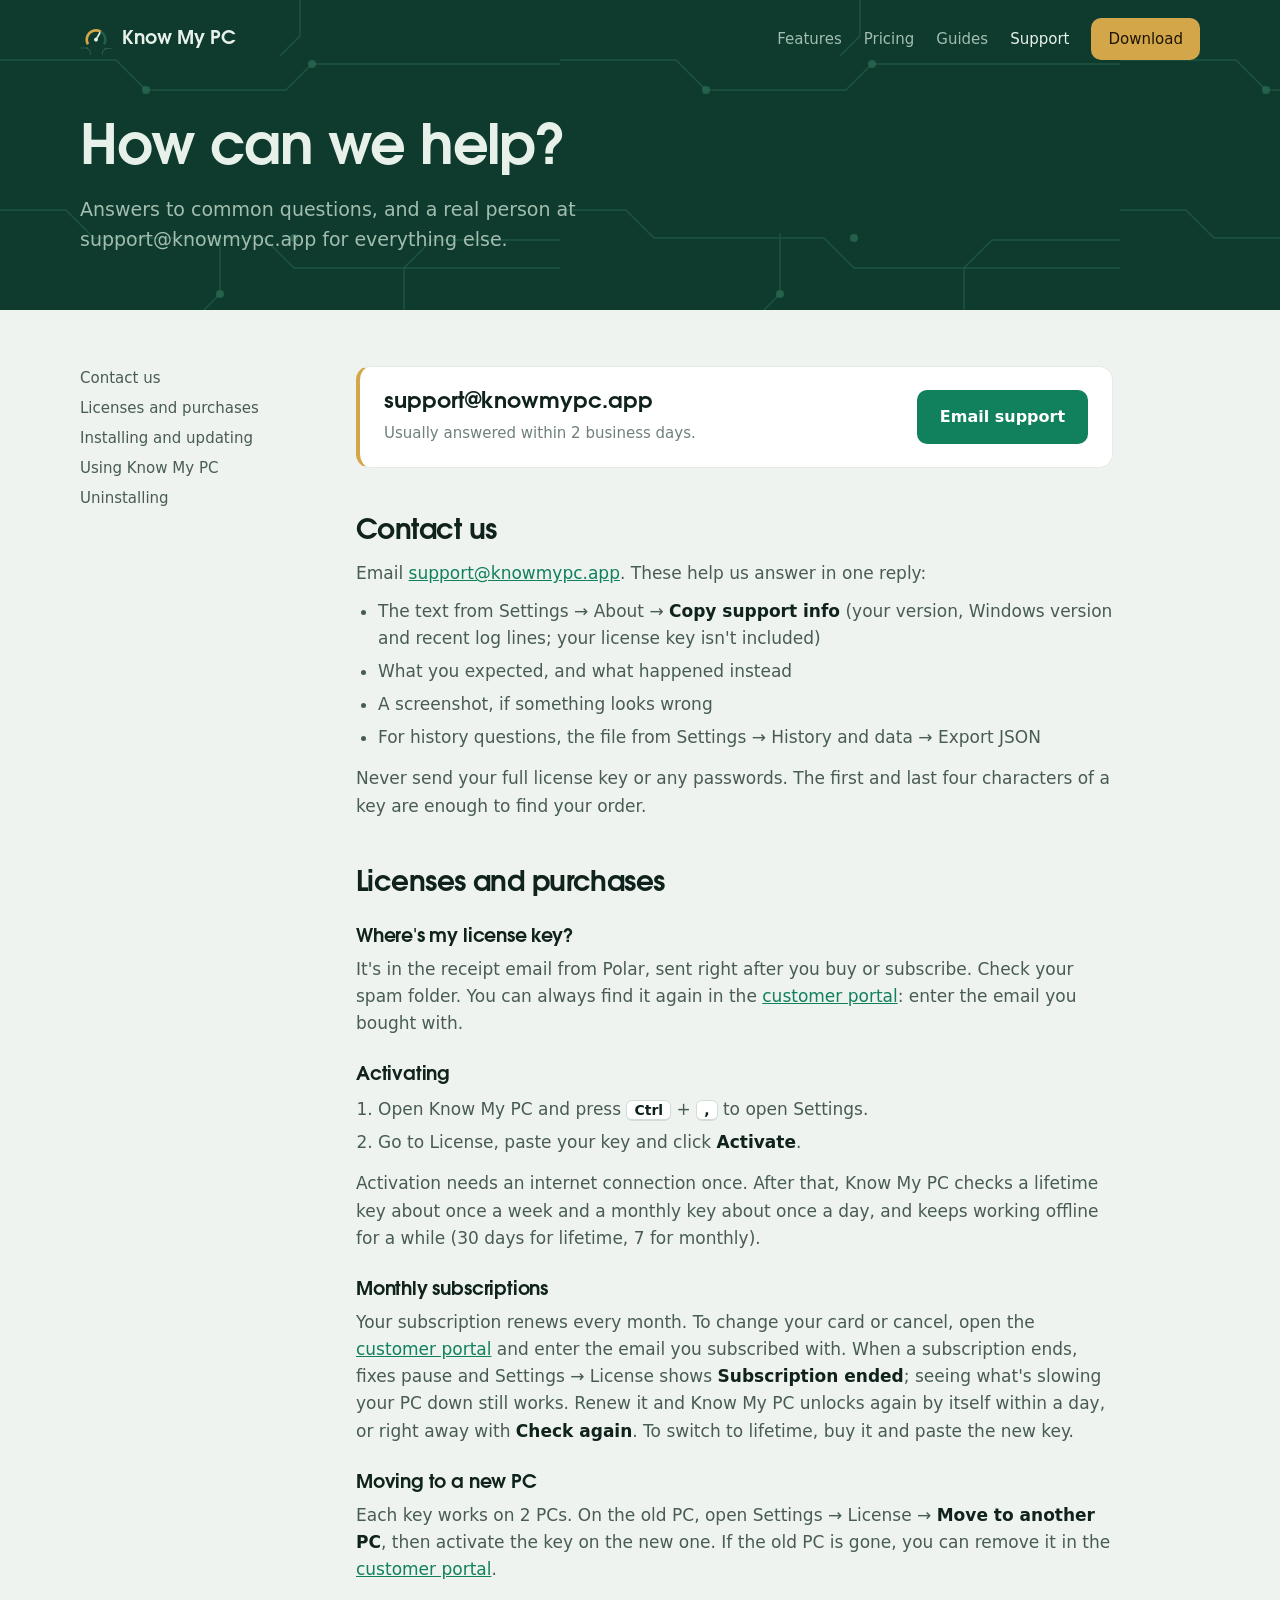
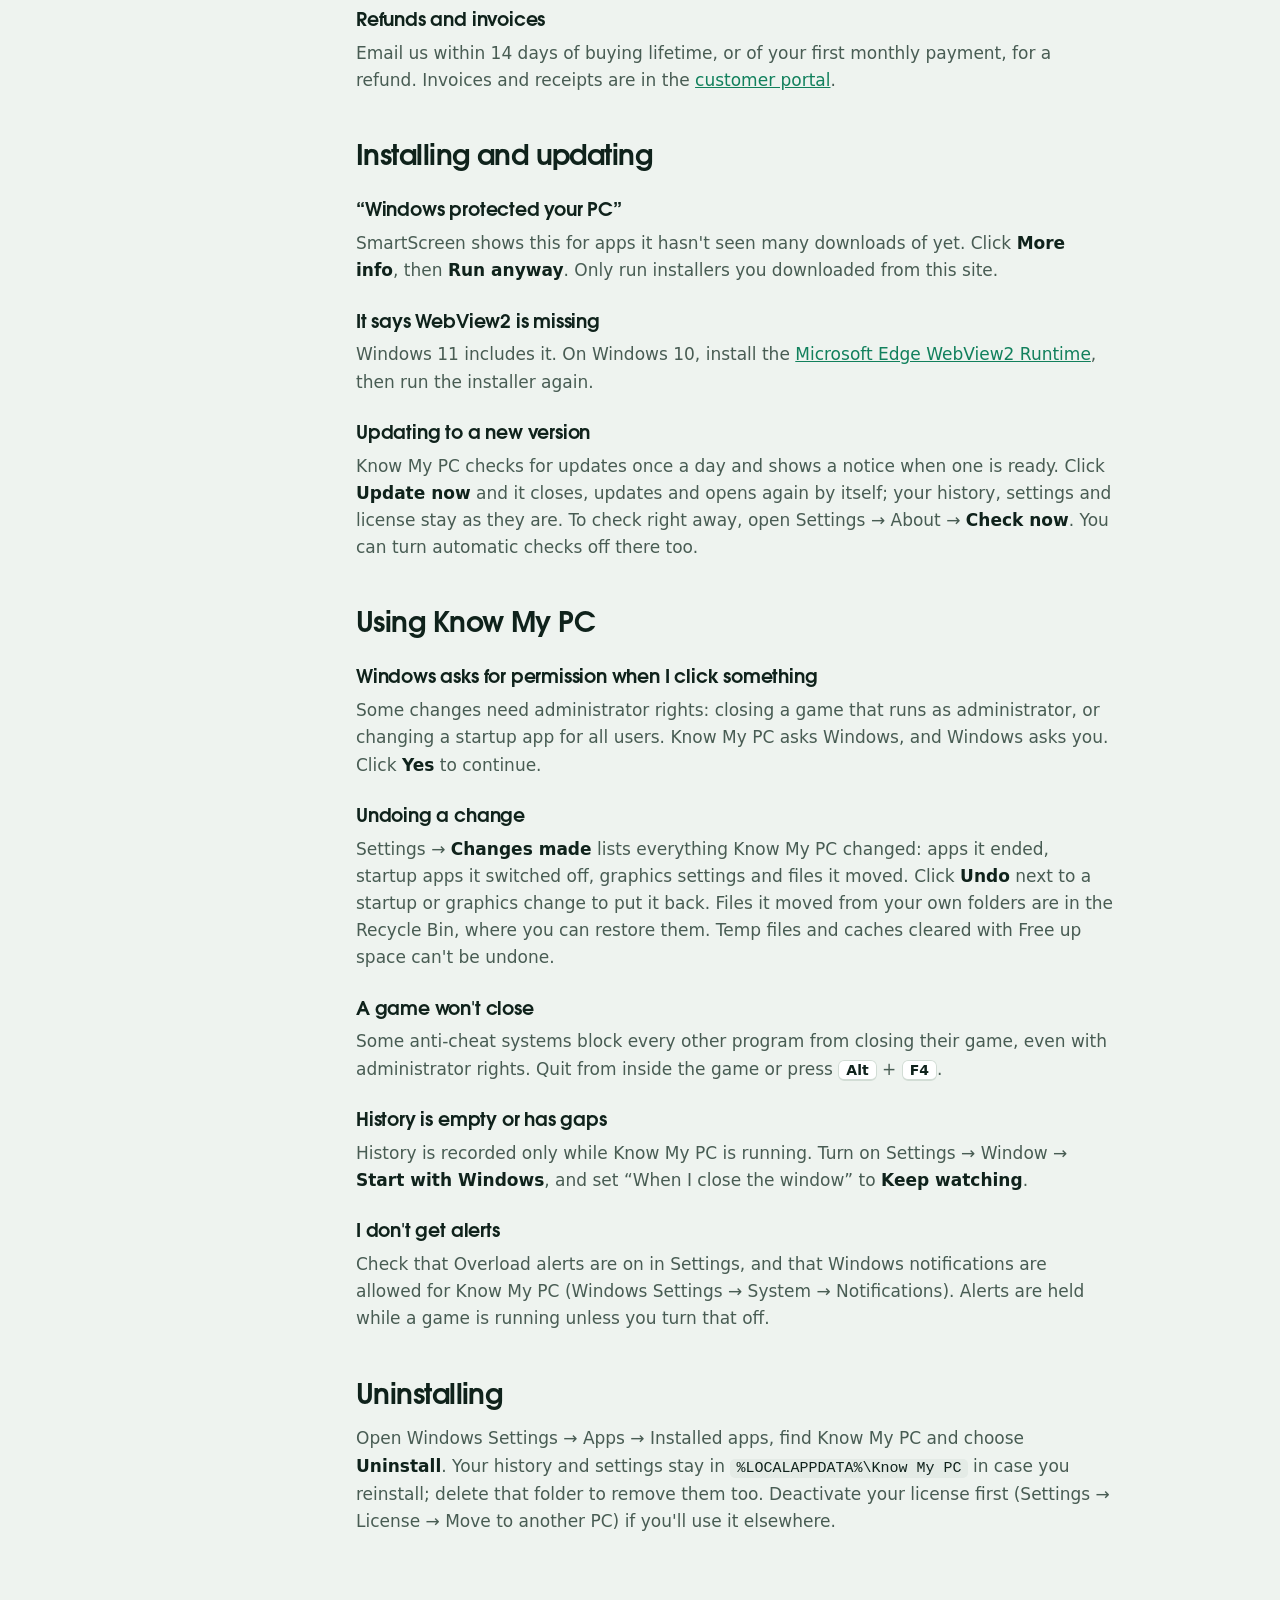
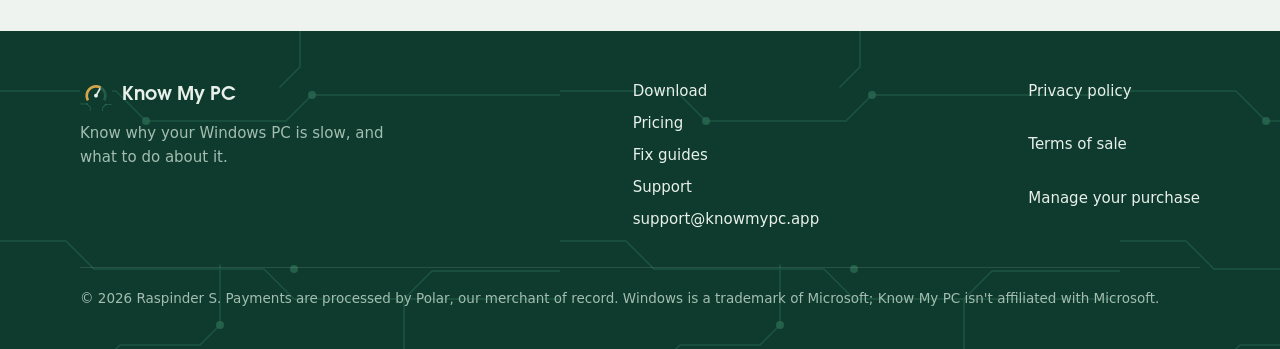
<file: support.html>
<!doctype html>
<html lang="en">
<head>
<meta charset="utf-8">
<meta name="viewport" content="width=device-width, initial-scale=1">
<title>Support | Know My PC</title>
<meta name="description" content="Get help with Know My PC: contact support, find or move your license key, install, and fix common problems.">
<link rel="canonical" href="https://knowmypc.app/support.html">
<meta property="og:type" content="website">
<meta property="og:site_name" content="Know My PC">
<meta property="og:title" content="Support | Know My PC">
<meta property="og:description" content="Get help with Know My PC: contact support, find or move your license key, install, and fix common problems.">
<meta property="og:url" content="https://knowmypc.app/support.html">
<meta property="og:image" content="https://knowmypc.app/img/og.png">
<meta property="og:image:alt" content="Know My PC ranking what's slowing a Windows PC down">
<meta name="twitter:card" content="summary_large_image">
<meta name="twitter:title" content="Support | Know My PC">
<meta name="twitter:description" content="Get help with Know My PC: contact support, find or move your license key, install, and fix common problems.">
<meta name="twitter:image" content="https://knowmypc.app/img/og.png">
<meta name="twitter:image:alt" content="Know My PC ranking what's slowing a Windows PC down">
<meta name="theme-color" content="#0e3b2e">
<link rel="icon" href="/img/icon.png" type="image/png" sizes="128x128">
<link rel="icon" href="/favicon.png" type="image/png" sizes="32x32">
<link rel="apple-touch-icon" href="/img/apple-touch-icon.png">
<link rel="preload" href="/fonts/adventor-bold.woff" as="font" type="font/woff" crossorigin>
<link rel="stylesheet" href="/site.css">

</head>
<body>
<a class="skip" href="#main">Skip to content</a>
<div class="board">
  <header class="wrap site-head">
    <a class="logo" href="/"><img src="/img/icon.png" alt="" width="32" height="32">Know My PC</a>
    <nav aria-label="Main"><a href="/#features">Features</a><a href="/#pricing">Pricing</a><a href="/fix/">Guides</a><a href="/support.html" aria-current="page">Support</a><a class="btn primary" href="https://knowmypc.app/download/KnowMyPC-Setup.exe">Download</a></nav>
  </header>

  <div class="wrap page-hero"><h1>How can we help?</h1><p>Answers to common questions, and a real person at support@knowmypc.app for everything else.</p></div>
</div>
<main id="main" class="wrap doc">
  <aside aria-label="On this page"><a href="#contact">Contact us</a><a href="#license">Licenses and purchases</a><a href="#install">Installing and updating</a><a href="#using">Using Know My PC</a><a href="#uninstall">Uninstalling</a></aside>
  <article>
<div class="contact-card"><div><b>support@knowmypc.app</b><span>Usually answered within 2 business days.</span></div><a class="btn solid" href="mailto:support@knowmypc.app?subject=Know%20My%20PC%20help">Email support</a></div>

<h2 id="contact">Contact us</h2>
<p>Email <a href="mailto:support@knowmypc.app">support@knowmypc.app</a>. These help us answer in one reply:</p>
<ul>
  <li>The text from Settings → About → <strong>Copy support info</strong> (your version, Windows version and recent log lines; your license key isn't included)</li>
  <li>What you expected, and what happened instead</li>
  <li>A screenshot, if something looks wrong</li>
  <li>For history questions, the file from Settings → History and data → Export JSON</li>
</ul>
<p>Never send your full license key or any passwords. The first and last four characters of a key are enough to find your order.</p>

<h2 id="license">Licenses and purchases</h2>
<h3>Where's my license key?</h3>
<p>It's in the receipt email from Polar, sent right after you buy or subscribe. Check your spam folder. You can always find it again in the <a href="https://polar.sh/raspinder-s/portal">customer portal</a>: enter the email you bought with.</p>
<h3>Activating</h3>
<ol><li>Open Know My PC and press <kbd>Ctrl</kbd> + <kbd>,</kbd> to open Settings.</li><li>Go to License, paste your key and click <strong>Activate</strong>.</li></ol>
<p>Activation needs an internet connection once. After that, Know My PC checks a lifetime key about once a week and a monthly key about once a day, and keeps working offline for a while (30 days for lifetime, 7 for monthly).</p>
<h3>Monthly subscriptions</h3>
<p>Your subscription renews every month. To change your card or cancel, open the <a href="https://polar.sh/raspinder-s/portal">customer portal</a> and enter the email you subscribed with. When a subscription ends, fixes pause and Settings → License shows <strong>Subscription ended</strong>; seeing what's slowing your PC down still works. Renew it and Know My PC unlocks again by itself within a day, or right away with <strong>Check again</strong>. To switch to lifetime, buy it and paste the new key.</p>
<h3>Moving to a new PC</h3>
<p>Each key works on 2 PCs. On the old PC, open Settings → License → <strong>Move to another PC</strong>, then activate the key on the new one. If the old PC is gone, you can remove it in the <a href="https://polar.sh/raspinder-s/portal">customer portal</a>.</p>
<h3>Refunds and invoices</h3>
<p>Email us within 14 days of buying lifetime, or of your first monthly payment, for a refund. Invoices and receipts are in the <a href="https://polar.sh/raspinder-s/portal">customer portal</a>.</p>

<h2 id="install">Installing and updating</h2>
<h3>“Windows protected your PC”</h3>
<p>SmartScreen shows this for apps it hasn't seen many downloads of yet. Click <strong>More info</strong>, then <strong>Run anyway</strong>. Only run installers you downloaded from this site.</p>
<h3>It says WebView2 is missing</h3>
<p>Windows 11 includes it. On Windows 10, install the <a href="https://developer.microsoft.com/microsoft-edge/webview2/">Microsoft Edge WebView2 Runtime</a>, then run the installer again.</p>
<h3>Updating to a new version</h3>
<p>Know My PC checks for updates once a day and shows a notice when one is ready. Click <strong>Update now</strong> and it closes, updates and opens again by itself; your history, settings and license stay as they are. To check right away, open Settings → About → <strong>Check now</strong>. You can turn automatic checks off there too.</p>

<h2 id="using">Using Know My PC</h2>
<h3>Windows asks for permission when I click something</h3>
<p>Some changes need administrator rights: closing a game that runs as administrator, or changing a startup app for all users. Know My PC asks Windows, and Windows asks you. Click <strong>Yes</strong> to continue.</p>
<h3>Undoing a change</h3>
<p>Settings → <strong>Changes made</strong> lists everything Know My PC changed: apps it ended, startup apps it switched off, graphics settings and files it moved. Click <strong>Undo</strong> next to a startup or graphics change to put it back. Files it moved from your own folders are in the Recycle Bin, where you can restore them. Temp files and caches cleared with Free up space can't be undone.</p>
<h3>A game won't close</h3>
<p>Some anti-cheat systems block every other program from closing their game, even with administrator rights. Quit from inside the game or press <kbd>Alt</kbd> + <kbd>F4</kbd>.</p>
<h3>History is empty or has gaps</h3>
<p>History is recorded only while Know My PC is running. Turn on Settings → Window → <strong>Start with Windows</strong>, and set “When I close the window” to <strong>Keep watching</strong>.</p>
<h3>I don't get alerts</h3>
<p>Check that Overload alerts are on in Settings, and that Windows notifications are allowed for Know My PC (Windows Settings → System → Notifications). Alerts are held while a game is running unless you turn that off.</p>

<h2 id="uninstall">Uninstalling</h2>
<p>Open Windows Settings → Apps → Installed apps, find Know My PC and choose <strong>Uninstall</strong>. Your history and settings stay in <code>%LOCALAPPDATA%\Know My PC</code> in case you reinstall; delete that folder to remove them too. Deactivate your license first (Settings → License → Move to another PC) if you'll use it elsewhere.</p>
</article>
</main>

<footer class="board site-foot">
  <div class="wrap">
    <div class="cols">
      <div><a class="logo" href="/"><img src="/img/icon.png" alt="" width="32" height="32">Know My PC</a>
        <p>Know why your Windows PC is slow, and what to do about it.</p></div>
      <nav aria-label="Footer"><a href="https://knowmypc.app/download/KnowMyPC-Setup.exe">Download</a><a href="/#pricing">Pricing</a><a href="/fix/">Fix guides</a><a href="/support.html">Support</a><a href="mailto:support@knowmypc.app">support@knowmypc.app</a></nav>
      <nav aria-label="Legal"><a href="/privacy.html">Privacy policy</a><a href="/terms.html">Terms of sale</a><a href="https://polar.sh/raspinder-s/portal">Manage your purchase</a></nav>
    </div>
    <p class="legal">© 2026 Raspinder S. Payments are processed by Polar, our merchant of record. Windows is a trademark of Microsoft; Know My PC isn't affiliated with Microsoft.</p>
  </div>
</footer>
</body>
</html>
</file>
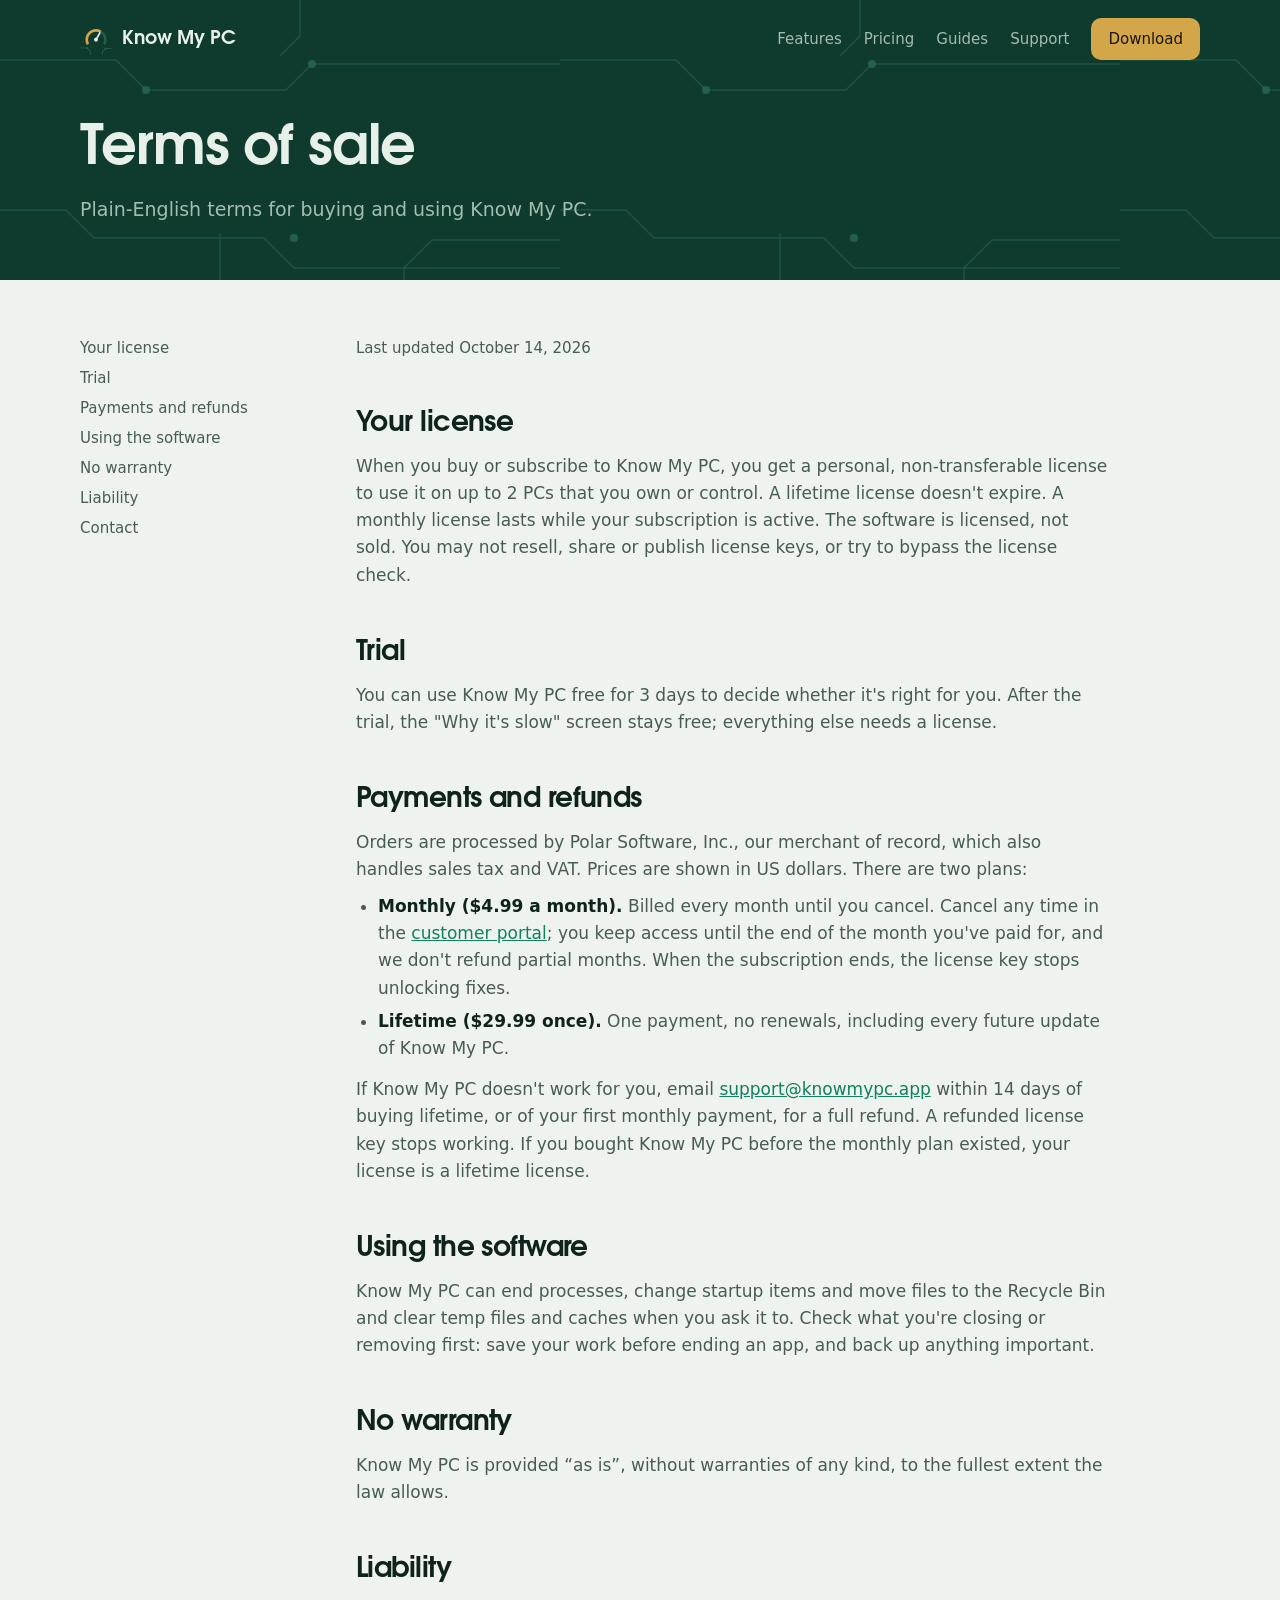
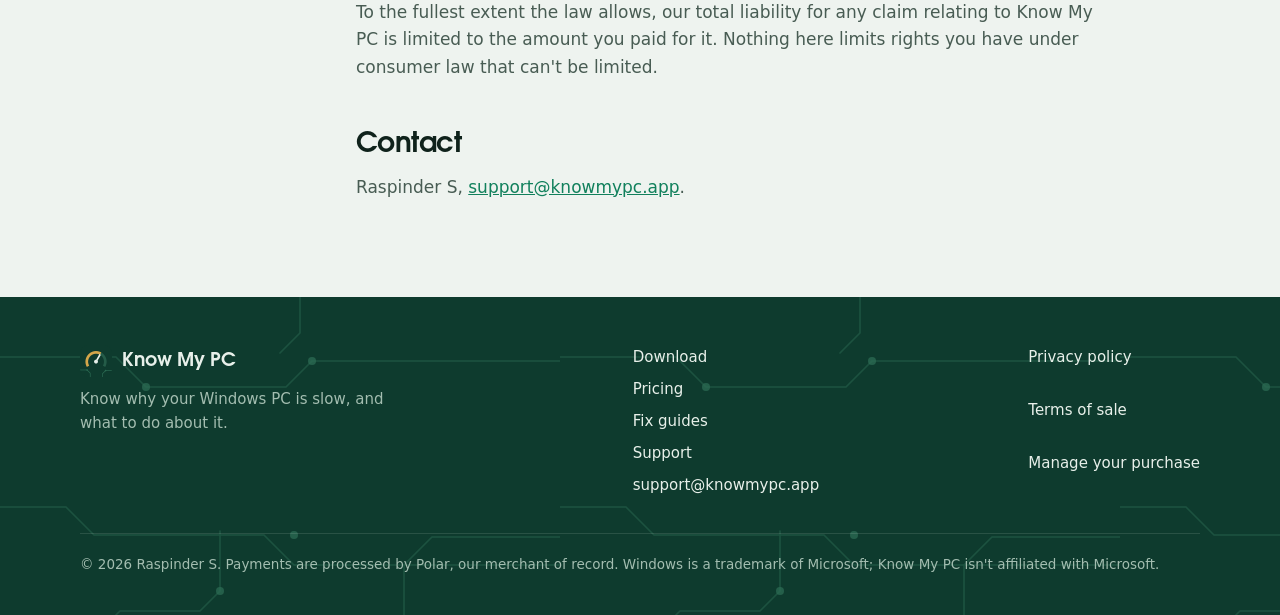
<file: terms.html>
<!doctype html>
<html lang="en">
<head>
<meta charset="utf-8">
<meta name="viewport" content="width=device-width, initial-scale=1">
<title>Terms of sale | Know My PC</title>
<meta name="description" content="The license terms, trial, payments and refund policy for Know My PC.">
<link rel="canonical" href="https://knowmypc.app/terms.html">
<meta property="og:type" content="website">
<meta property="og:site_name" content="Know My PC">
<meta property="og:title" content="Terms of sale | Know My PC">
<meta property="og:description" content="The license terms, trial, payments and refund policy for Know My PC.">
<meta property="og:url" content="https://knowmypc.app/terms.html">
<meta property="og:image" content="https://knowmypc.app/img/og.png">
<meta property="og:image:alt" content="Know My PC ranking what's slowing a Windows PC down">
<meta name="twitter:card" content="summary_large_image">
<meta name="twitter:title" content="Terms of sale | Know My PC">
<meta name="twitter:description" content="The license terms, trial, payments and refund policy for Know My PC.">
<meta name="twitter:image" content="https://knowmypc.app/img/og.png">
<meta name="twitter:image:alt" content="Know My PC ranking what's slowing a Windows PC down">
<meta name="theme-color" content="#0e3b2e">
<link rel="icon" href="/img/icon.png" type="image/png" sizes="128x128">
<link rel="icon" href="/favicon.png" type="image/png" sizes="32x32">
<link rel="apple-touch-icon" href="/img/apple-touch-icon.png">
<link rel="preload" href="/fonts/adventor-bold.woff" as="font" type="font/woff" crossorigin>
<link rel="stylesheet" href="/site.css">

</head>
<body>
<a class="skip" href="#main">Skip to content</a>
<div class="board">
  <header class="wrap site-head">
    <a class="logo" href="/"><img src="/img/icon.png" alt="" width="32" height="32">Know My PC</a>
    <nav aria-label="Main"><a href="/#features">Features</a><a href="/#pricing">Pricing</a><a href="/fix/">Guides</a><a href="/support.html">Support</a><a class="btn primary" href="https://knowmypc.app/download/KnowMyPC-Setup.exe">Download</a></nav>
  </header>

  <div class="wrap page-hero"><h1>Terms of sale</h1><p>Plain-English terms for buying and using Know My PC.</p></div>
</div>
<main id="main" class="wrap doc">
  <aside aria-label="On this page"><a href="#license">Your license</a><a href="#trial">Trial</a><a href="#payments">Payments and refunds</a><a href="#use">Using the software</a><a href="#warranty">No warranty</a><a href="#liability">Liability</a><a href="#contact">Contact</a></aside>
  <article>
<p class="updated">Last updated October 14, 2026</p>
<h2 id="license">Your license</h2>
<p>When you buy or subscribe to Know My PC, you get a personal, non-transferable license to use it on up to 2 PCs that you own or control. A lifetime license doesn't expire. A monthly license lasts while your subscription is active. The software is licensed, not sold. You may not resell, share or publish license keys, or try to bypass the license check.</p>

<h2 id="trial">Trial</h2>
<p>You can use Know My PC free for 3 days to decide whether it's right for you. After the trial, the "Why it's slow" screen stays free; everything else needs a license.</p>

<h2 id="payments">Payments and refunds</h2>
<p>Orders are processed by Polar Software, Inc., our merchant of record, which also handles sales tax and VAT. Prices are shown in US dollars. There are two plans:</p>
<ul><li><strong>Monthly ($4.99 a month).</strong> Billed every month until you cancel. Cancel any time in the <a href="https://polar.sh/raspinder-s/portal">customer portal</a>; you keep access until the end of the month you've paid for, and we don't refund partial months. When the subscription ends, the license key stops unlocking fixes.</li>
<li><strong>Lifetime ($29.99 once).</strong> One payment, no renewals, including every future update of Know My PC.</li></ul>
<p>If Know My PC doesn't work for you, email <a href="mailto:support@knowmypc.app">support@knowmypc.app</a> within 14 days of buying lifetime, or of your first monthly payment, for a full refund. A refunded license key stops working. If you bought Know My PC before the monthly plan existed, your license is a lifetime license.</p>

<h2 id="use">Using the software</h2>
<p>Know My PC can end processes, change startup items and move files to the Recycle Bin and clear temp files and caches when you ask it to. Check what you're closing or removing first: save your work before ending an app, and back up anything important.</p>

<h2 id="warranty">No warranty</h2>
<p>Know My PC is provided “as is”, without warranties of any kind, to the fullest extent the law allows.</p>

<h2 id="liability">Liability</h2>
<p>To the fullest extent the law allows, our total liability for any claim relating to Know My PC is limited to the amount you paid for it. Nothing here limits rights you have under consumer law that can't be limited.</p>

<h2 id="contact">Contact</h2>
<p>Raspinder S, <a href="mailto:support@knowmypc.app">support@knowmypc.app</a>.</p>
</article>
</main>

<footer class="board site-foot">
  <div class="wrap">
    <div class="cols">
      <div><a class="logo" href="/"><img src="/img/icon.png" alt="" width="32" height="32">Know My PC</a>
        <p>Know why your Windows PC is slow, and what to do about it.</p></div>
      <nav aria-label="Footer"><a href="https://knowmypc.app/download/KnowMyPC-Setup.exe">Download</a><a href="/#pricing">Pricing</a><a href="/fix/">Fix guides</a><a href="/support.html">Support</a><a href="mailto:support@knowmypc.app">support@knowmypc.app</a></nav>
      <nav aria-label="Legal"><a href="/privacy.html">Privacy policy</a><a href="/terms.html">Terms of sale</a><a href="https://polar.sh/raspinder-s/portal">Manage your purchase</a></nav>
    </div>
    <p class="legal">© 2026 Raspinder S. Payments are processed by Polar, our merchant of record. Windows is a trademark of Microsoft; Know My PC isn't affiliated with Microsoft.</p>
  </div>
</footer>
</body>
</html>
</file>
<file: site.css>
/* Know My PC website. Same "circuit board" identity as the app:
   board green + gold pads for the brand, silkscreen white for reading. */
@font-face { font-family: "Adventor"; src: url("fonts/adventor-bold.woff") format("woff"); font-weight: 700; font-display: swap; }
@font-face { font-family: "Adventor"; src: url("fonts/adventor-regular.woff") format("woff"); font-weight: 400; font-display: swap; }

:root {
  --board: #0e3b2e; --board-2: #0a2e24; --trace: #2a6a52; --pad: #d4a64a;
  --silk: #e8f0ea; --silk-dim: #a3bdb0;
  --bg: #eef3ef; --panel: #ffffff; --ink: #0f221b; --ink-2: #485c53; --ink-3: #6f8178;
  --line: #d2ddd5; --line-2: #e4ebe6;
  --action: #11805c; --action-hover: #0c6b4c; --high: #c93c2a;
  --font: "Segoe UI Variable Text", "Segoe UI", system-ui, -apple-system, "Helvetica Neue", Arial, sans-serif;
  --display: "Adventor", "Segoe UI Variable Display", "Segoe UI", system-ui, sans-serif;
  color-scheme: light;
}
@media (prefers-color-scheme: dark) {
  :root:not([data-theme="light"]) {
    --bg: #0b1813; --panel: #112019; --ink: #e3ede7; --ink-2: #a9bcb3; --ink-3: #849a8f;
    --line: #24372e; --line-2: #1a2b23; --action: #3cb98a; --action-hover: #52c99a; --high: #f07360;
    --board: #07170f; --board-2: #04100a; --trace: #1d4a39;
    color-scheme: dark;
  }
}
:root[data-theme="dark"] {
  --bg: #0b1813; --panel: #112019; --ink: #e3ede7; --ink-2: #a9bcb3; --ink-3: #849a8f;
  --line: #24372e; --line-2: #1a2b23; --action: #3cb98a; --action-hover: #52c99a; --high: #f07360;
  --board: #07170f; --board-2: #04100a; --trace: #1d4a39;
  color-scheme: dark;
}

* { box-sizing: border-box; }
html { scroll-behavior: smooth; }
body { margin: 0; background: var(--bg); color: var(--ink); font: 17px/1.6 var(--font); -webkit-font-smoothing: antialiased; }
img { max-width: 100%; height: auto; display: block; }
a { color: var(--action); }
:focus-visible { outline: 2px solid var(--pad); outline-offset: 3px; border-radius: 4px; }
.wrap { width: min(1120px, 100% - 32px); margin-inline: auto; }
h1, h2, h3 { font-family: var(--display); font-weight: 700; letter-spacing: -0.02em; line-height: 1.1; margin: 0; }
h1 { font-size: clamp(42px, 6.4vw, 76px); }
h2 { font-size: clamp(30px, 3.8vw, 44px); }
h3 { font-size: 21px; letter-spacing: -0.01em; }
p { margin: 0; }
.skip { position: absolute; left: -9999px; }
.skip:focus { left: 16px; top: 16px; z-index: 10; background: var(--panel); padding: 8px 12px; }

/* ---------- Buttons ---------- */
.btn { display: inline-flex; align-items: center; gap: 10px; padding: 13px 22px; border-radius: 10px; font-weight: 600; font-size: 16px; text-decoration: none; border: 1px solid transparent; transition: background .12s, border-color .12s; }
.btn.primary { background: var(--pad); color: #1d1503; }
.btn.primary:hover { background: #e0b65e; }
.btn.ghost { color: var(--silk); border-color: color-mix(in srgb, var(--silk) 35%, transparent); }
.btn.ghost:hover { border-color: var(--silk); }
.btn.solid { background: var(--action); color: #fff; }
.btn.solid:hover { background: var(--action-hover); }
.btn svg { width: 18px; height: 18px; flex: none; }

/* ---------- Header + hero: the board ---------- */
.board {
  background-color: var(--board); color: var(--silk);
  background-image: url("data:image/svg+xml,%3Csvg xmlns='http://www.w3.org/2000/svg' width='560' height='420' viewBox='0 0 560 420'%3E%3Cg fill='none' stroke='%232a6a52' stroke-width='1.6' stroke-linecap='round' stroke-linejoin='round' opacity='.5'%3E%3Cpath d='M-4 60h120l30 30h140l26-26h250'/%3E%3Cpath d='M-4 210h70l28 28h170l30 30h270'/%3E%3Cpath d='M90 424v-80l30-30h80l20-20v-60'/%3E%3Cpath d='M430 424v-60l-26-26v-70l28-28h132'/%3E%3Cpath d='M300 -4v40l-20 20'/%3E%3C/g%3E%3Cg fill='%232a6a52' opacity='.75'%3E%3Ccircle cx='146' cy='90' r='4'/%3E%3Ccircle cx='294' cy='238' r='4'/%3E%3Ccircle cx='220' cy='294' r='4'/%3E%3Ccircle cx='404' cy='338' r='4'/%3E%3Ccircle cx='312' cy='64' r='4'/%3E%3C/g%3E%3C/svg%3E");
}
.site-head { display: flex; align-items: center; justify-content: space-between; gap: 16px; padding: 18px 0; }
.logo { display: flex; align-items: center; gap: 10px; color: var(--silk); text-decoration: none; font: 700 19px var(--display); }
.logo img { width: 32px; height: 32px; border-radius: 8px; }
.site-head nav { display: flex; gap: 22px; align-items: center; }
.site-head nav a { color: var(--silk-dim); text-decoration: none; font-weight: 500; font-size: 15px; }
.site-head nav a:hover, .site-head nav a[aria-current] { color: var(--silk); }
.site-head nav .btn { padding: 8px 16px; font-size: 15px; color: #1d1503; }

.hero { display: grid; grid-template-columns: minmax(0, .9fr) minmax(0, 1.1fr); gap: 56px; align-items: center; padding: 56px 0 0; }
.hero h1 { color: var(--silk); }
.hero .sub { margin-top: 22px; font-size: 20px; color: var(--silk-dim); max-width: 34ch; }
.hero .ctas { display: flex; flex-wrap: wrap; gap: 12px; margin-top: 32px; }
.facts { display: flex; flex-wrap: wrap; gap: 8px 22px; margin: 22px 0 0; padding: 0; list-style: none; color: var(--silk-dim); font-size: 14.5px; }
.facts li { display: flex; align-items: center; gap: 8px; }
.facts li::before { content: ""; width: 7px; height: 7px; border-radius: 2px; background: var(--pad); }
/* The screenshot sits on the board like a chip, and runs off the bottom edge. */
.hero-shot { position: relative; align-self: end; margin-bottom: -1px; }
.hero-shot img { border-radius: 14px 14px 0 0; border: 1px solid color-mix(in srgb, var(--pad) 55%, transparent); border-bottom: 0; box-shadow: 0 -18px 60px rgba(0,0,0,.35); }
.hero-pad { padding-bottom: 0; }

/* ---------- Problem sections ---------- */
.problems { padding: 96px 0 40px; }
.problem { display: grid; grid-template-columns: minmax(0, 1fr) minmax(0, 1.25fr); gap: 56px; align-items: center; padding: 56px 0; border-top: 1px solid var(--line); }
.problem:first-child { border-top: 0; padding-top: 0; }
.problem:nth-child(even) .copy { order: 2; }
.problem blockquote { margin: 0 0 18px; font: 700 clamp(26px, 3vw, 34px)/1.15 var(--display); letter-spacing: -0.02em; color: var(--ink); }
.problem blockquote::before { content: "“"; color: var(--pad); }
.problem blockquote::after { content: "”"; color: var(--pad); }
.problem .copy p { color: var(--ink-2); max-width: 46ch; }
.problem ul { margin: 18px 0 0; padding: 0; list-style: none; display: grid; gap: 8px; }
.problem li { position: relative; padding-left: 20px; color: var(--ink); }
.problem li::before { content: ""; position: absolute; left: 2px; top: .62em; width: 7px; height: 7px; border-radius: 2px; background: var(--pad); }
.shot { border-radius: 12px; overflow: hidden; border: 1px solid var(--line); box-shadow: 0 18px 50px rgba(14, 59, 46, .14); background: var(--panel); }

/* ---------- Developers band ---------- */
.devs { padding: 80px 0; }
.devs .grid { display: grid; grid-template-columns: minmax(0, 1fr) minmax(0, 1.2fr); gap: 56px; align-items: start; }
.devs h2 { color: var(--silk); }
.devs p { color: var(--silk-dim); margin-top: 16px; max-width: 40ch; }
.devs dl { margin: 0; display: grid; grid-template-columns: auto 1fr; gap: 14px 20px; }
.devs dt { font: 700 16px var(--display); color: var(--pad); white-space: nowrap; }
.devs dd { margin: 0; color: var(--silk); }

/* ---------- Privacy ---------- */
.privacy-sec { padding: 96px 0; display: grid; grid-template-columns: minmax(0, 1fr) minmax(0, 1fr); gap: 56px; }
.privacy-sec p { color: var(--ink-2); margin-top: 16px; max-width: 44ch; }
.ledger { background: var(--panel); border: 1px solid var(--line-2); border-radius: 14px; padding: 8px 22px; }
.ledger div { display: grid; grid-template-columns: 1fr auto; gap: 4px 16px; padding: 14px 0; border-top: 1px solid var(--line-2); }
.ledger div:first-child { border-top: 0; }
.ledger b { font-weight: 600; }
.ledger span { color: var(--ink-3); font-size: 14.5px; }
.ledger em { font-style: normal; font-size: 13px; font-weight: 600; color: var(--action); align-self: start; }

/* ---------- Pricing ---------- */
.pricing { padding: 0 0 96px; }
.price-head { margin-bottom: 28px; }
.price-head p { color: var(--ink-3); margin-top: 10px; }
.plans { display: grid; grid-template-columns: repeat(2, minmax(0, 1fr)); gap: 24px; }
.price-card { display: grid; gap: 28px; align-content: start; background: var(--panel); border: 1px solid var(--line-2); border-radius: 18px; padding: 36px; border-top: 5px solid var(--line); }
.price-card.best { border-top-color: var(--pad); }
.price-card h3 { font: 700 22px var(--display); display: flex; align-items: center; gap: 10px; }
.price-card .tag { font: 600 12.5px var(--font); padding: 3px 9px; border-radius: 999px; background: color-mix(in srgb, var(--pad) 22%, transparent); color: var(--ink); }
.price { font: 700 56px/1 var(--display); letter-spacing: -0.03em; margin-top: 16px; }
.plans-note { margin-top: 18px; }
.price small { font: 500 17px var(--font); color: var(--ink-3); letter-spacing: 0; margin-left: 6px; }
.price-card ul { margin: 0; padding: 0; list-style: none; display: grid; gap: 10px; }
.price-card li { padding-left: 26px; position: relative; }
.price-card li::before { content: ""; position: absolute; left: 0; top: .35em; width: 14px; height: 9px; border-left: 2.5px solid var(--action); border-bottom: 2.5px solid var(--action); transform: rotate(-45deg); }
.price-card .ctas { display: flex; flex-wrap: wrap; gap: 12px; margin-top: 22px; }
.price-card .btn.outline { border-color: var(--line); color: var(--ink); }
.price-card .btn.outline:hover { border-color: var(--ink-3); }
.fine { font-size: 14px; color: var(--ink-3); margin-top: 14px; }

/* ---------- FAQ ---------- */
.faq { padding: 0 0 96px; display: grid; grid-template-columns: minmax(0, .7fr) minmax(0, 1.3fr); gap: 56px; }
.faq details { border-top: 1px solid var(--line); padding: 18px 0; }
.faq details:last-child { border-bottom: 1px solid var(--line); }
.faq summary { cursor: pointer; font-weight: 600; font-size: 18px; list-style: none; display: flex; justify-content: space-between; gap: 16px; }
.faq summary::-webkit-details-marker { display: none; }
.faq summary::after { content: "+"; font: 400 24px/1 var(--display); color: var(--action); }
.faq details[open] summary::after { content: "–"; }
.faq details p { color: var(--ink-2); margin-top: 10px; max-width: 64ch; }

/* ---------- Footer ---------- */
.site-foot { padding: 48px 0 40px; }
.site-foot .cols { display: flex; flex-wrap: wrap; justify-content: space-between; gap: 32px; }
.site-foot p { color: var(--silk-dim); font-size: 15px; margin-top: 10px; max-width: 36ch; }
.site-foot nav { display: grid; gap: 8px; }
.site-foot nav a { color: var(--silk); text-decoration: none; font-size: 15px; }
.site-foot nav a:hover { text-decoration: underline; }
.site-foot .legal { max-width: none; margin-top: 36px; padding-top: 20px; border-top: 1px solid color-mix(in srgb, var(--silk) 12%, transparent); color: var(--silk-dim); font-size: 13.5px; }

/* ---------- Text pages (support, privacy, terms) ---------- */
.page-hero { padding: 40px 0 56px; }
.page-hero h1 { color: var(--silk); font-size: clamp(38px, 5vw, 56px); }
.page-hero p { color: var(--silk-dim); margin-top: 14px; font-size: 19px; max-width: 52ch; }
.doc { padding: 56px 0 96px; display: grid; grid-template-columns: 220px minmax(0, 1fr); gap: 56px; align-items: start; }
.doc aside { position: sticky; top: 24px; display: grid; gap: 6px; font-size: 15px; }
.doc aside a { color: var(--ink-2); text-decoration: none; }
.doc aside a:hover { color: var(--action); }
.doc article { max-width: 70ch; }
.doc article h2 { font-size: 28px; margin: 48px 0 14px; scroll-margin-top: 24px; }
.doc article h2:first-child { margin-top: 0; }
.doc article h3 { font-size: 19px; margin: 28px 0 8px; }
.doc article p, .doc article li { color: var(--ink-2); }
.doc article p + p { margin-top: 12px; }
.doc article ol, .doc article ul { padding-left: 22px; display: grid; gap: 6px; margin: 10px 0 0; }
.doc article strong { color: var(--ink); }
.doc article ul + p, .doc article ol + p { margin-top: 14px; }
.contact-card { display: flex; flex-wrap: wrap; align-items: center; justify-content: space-between; gap: 18px; background: var(--panel); border: 1px solid var(--line-2); border-left: 4px solid var(--pad); border-radius: 14px; padding: 22px 24px; margin-bottom: 8px; }
.contact-card b { font: 700 22px var(--display); }
.contact-card span { display: block; color: var(--ink-3); font-size: 15px; margin-top: 4px; }
kbd { font: 600 14px var(--font); padding: 1px 7px; border-radius: 6px; border: 1px solid var(--line); border-bottom-width: 2px; background: var(--panel); color: var(--ink); }
code { font-family: "Cascadia Mono", Consolas, ui-monospace, monospace; font-size: 15px; background: var(--line-2); padding: 1px 6px; border-radius: 5px; color: var(--ink); }
.updated { color: var(--ink-3); font-size: 15px; }

@media (max-width: 900px) {
  .hero, .problem, .devs .grid, .privacy-sec, .plans, .faq, .doc { grid-template-columns: 1fr; gap: 32px; }
  .problem:nth-child(even) .copy { order: 0; }
  .hero { padding-top: 28px; }
  .site-head nav a:not(.btn) { display: none; }
  .doc aside { position: static; display: none; }
  .price-card { padding: 28px 22px; }
  .problems { padding-top: 64px; }
}
@media (prefers-reduced-motion: reduce) { html { scroll-behavior: auto; } * { transition: none !important; } }

/* ---------- Fix guides ---------- */
.faq summary h3 { font: inherit; letter-spacing: normal; }
.page-hero .crumb { font-size: 15px; margin: 0 0 10px; }
.page-hero .crumb a { color: var(--pad); text-decoration: none; }
.doc article pre { background: var(--panel); border: 1px solid var(--line); border-radius: 10px; padding: 14px 16px; overflow-x: auto; margin: 12px 0; }
.doc article pre code { background: none; padding: 0; }
.doc article pre + p { margin-top: 12px; }
.guides-page { padding: 56px 0 96px; }
.home-guides { padding: 0 0 96px; display: grid; grid-template-columns: minmax(0, .7fr) minmax(0, 1.3fr); gap: 56px; }
.guide-list { list-style: none; margin: 0; padding: 0; display: grid; grid-template-columns: repeat(auto-fill, minmax(280px, 1fr)); gap: 14px; }
.guide-list a { display: block; height: 100%; background: var(--panel); border: 1px solid var(--line-2); border-radius: 14px; padding: 18px 20px; text-decoration: none; color: var(--ink); }
.guide-list a:hover { border-color: var(--action); }
.guide-list b { display: block; font: 700 18px/1.25 var(--display); }
.guide-list span { display: block; color: var(--ink-3); font-size: 15px; margin-top: 6px; }
@media (max-width: 900px) { .home-guides { grid-template-columns: 1fr; gap: 24px; } }
.doc article { min-width: 0; }

/* What's new */
.whats-new { padding: 0 0 96px; display: grid; grid-template-columns: minmax(0, .7fr) minmax(0, 1.3fr); gap: 56px; }
.whats-new p { color: var(--ink-2); margin-top: 16px; max-width: 34ch; }
.whats-new ul { list-style: none; margin: 0; padding: 0; display: grid; grid-template-columns: repeat(auto-fill, minmax(260px, 1fr)); gap: 14px; }
.whats-new li { background: var(--panel); border: 1px solid var(--line-2); border-top: 3px solid var(--pad); border-radius: 14px; padding: 18px 20px; }
.whats-new b { display: block; font: 700 18px/1.25 var(--display); }
.whats-new span { display: block; color: var(--ink-3); font-size: 15px; margin-top: 6px; }
@media (max-width: 900px) { .whats-new { grid-template-columns: 1fr; gap: 24px; } }
</file>
